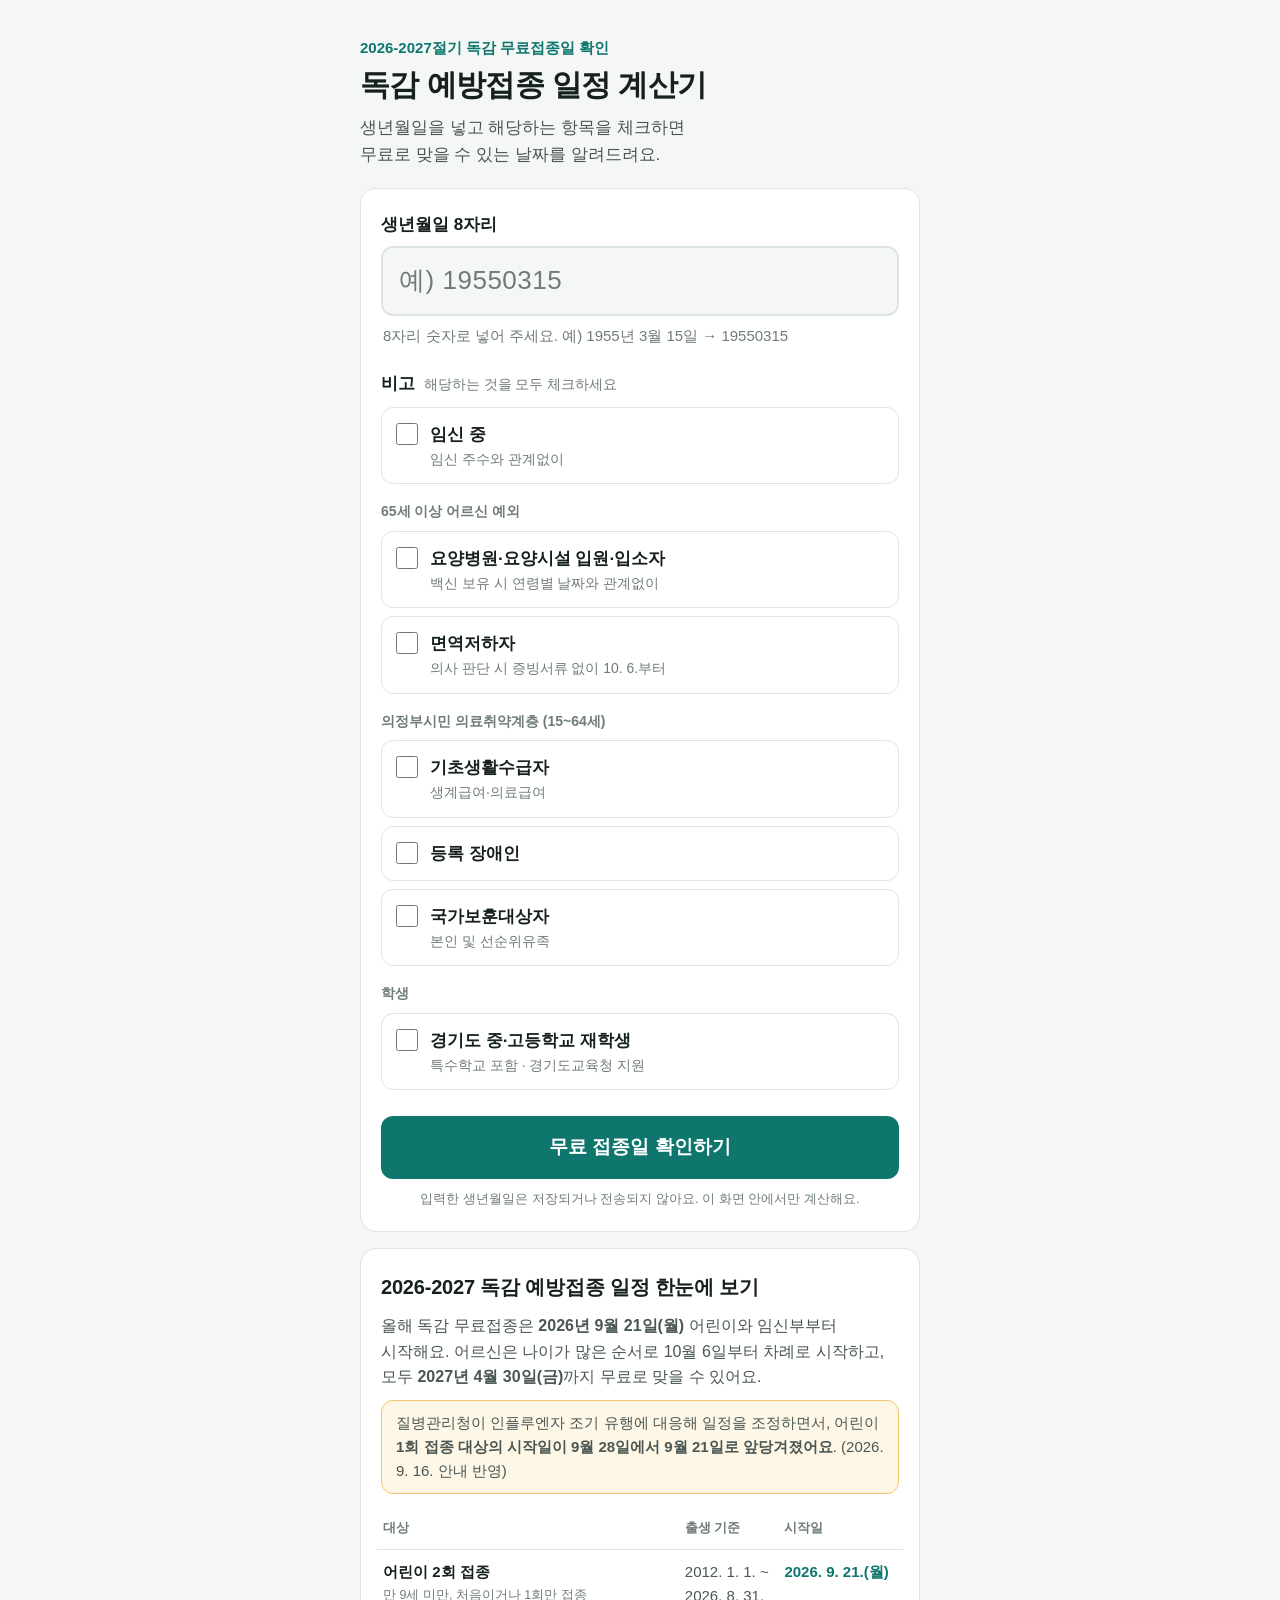
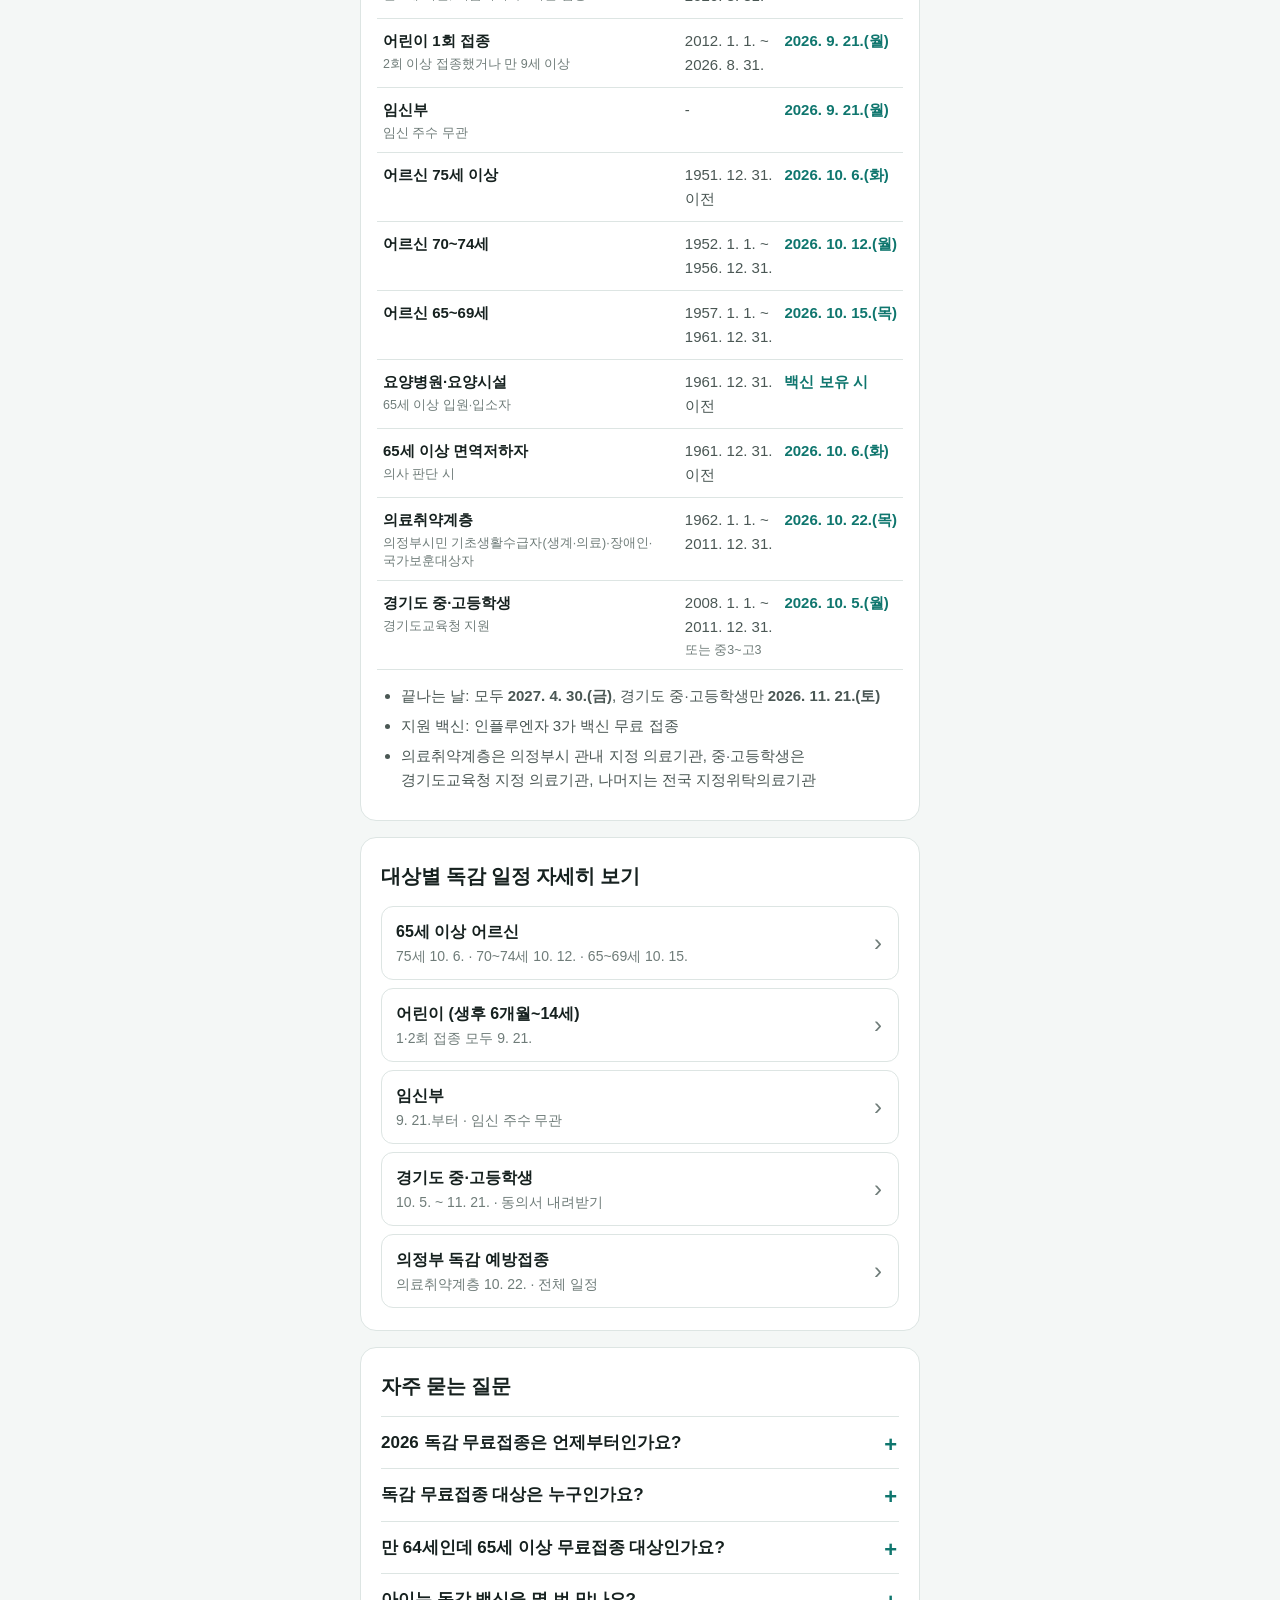
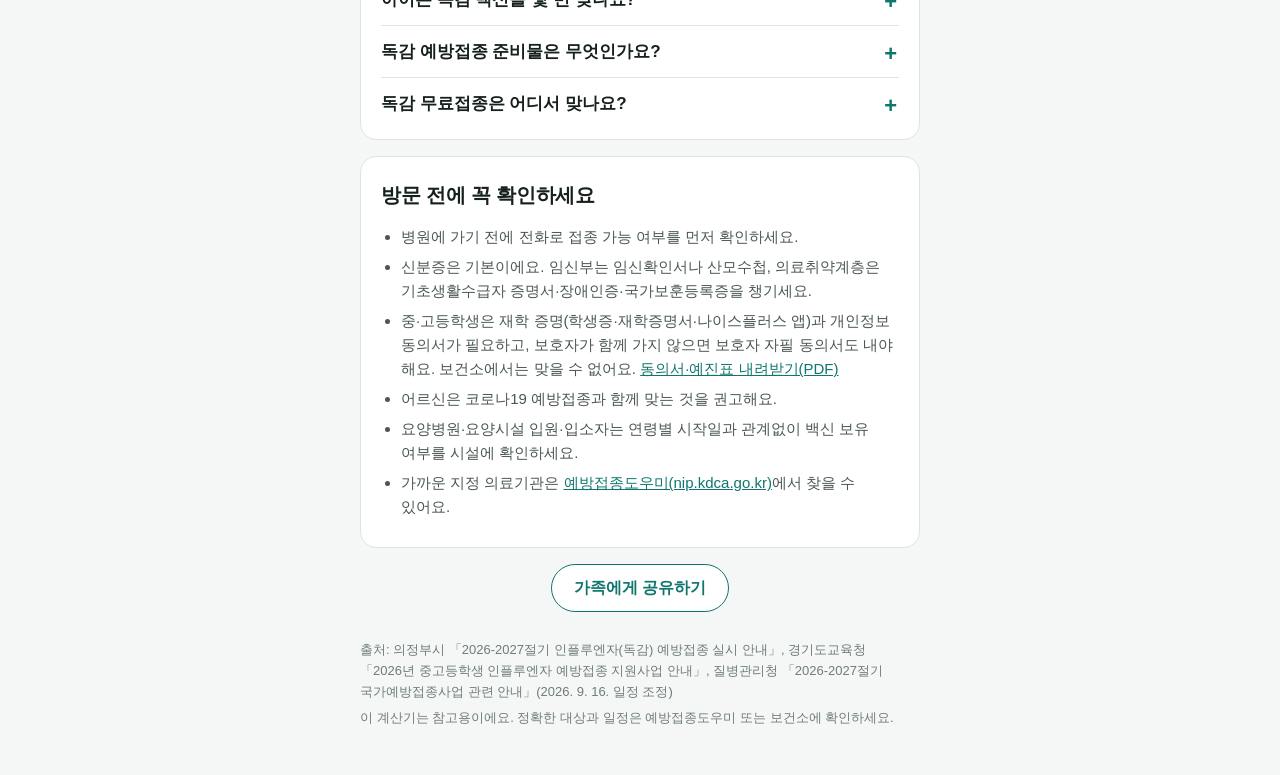
<file: docs/index.html>
<!doctype html>
<html lang="ko">
<head>
<meta charset="utf-8">
<meta name="viewport" content="width=device-width, initial-scale=1">
<title>독감 예방접종 일정 계산기 | 2026 독감 무료접종 날짜·대상 확인</title>
<meta name="description" content="생년월일만 넣으면 2026-2027절기 독감 무료 예방접종 일정과 내 접종 가능일을 알려드려요. 어린이·임신부 9월 21일, 75세 이상 10월 6일, 70~74세 10월 12일, 65~69세 10월 15일. 요양병원·요양시설과 65세 이상 면역저하자 예외도 확인하세요.">
<meta name="keywords" content="독감 일정 계산기, 독감 예방접종 일정, 독감 일정, 독감 무료접종, 2026 독감 무료접종, 독감 예방접종 시기, 독감 무료접종 대상, 65세 이상 독감 무료접종, 어린이 독감 2회 접종, 임신부 독감 접종, 중고등학생 독감 무료접종, 의정부 독감 예방접종">
<meta name="naver-site-verification" content="85b90dc690c4726913fdbcb3d79dfeb7c93e7a57" />
<link rel="canonical" href="https://flu.hnlab.kr/">
<meta property="og:type" content="website">
<meta property="og:url" content="https://flu.hnlab.kr/">
<meta property="og:site_name" content="hnlab">
<meta property="og:title" content="독감 예방접종 일정 계산기 | 2026-2027절기 무료접종 날짜">
<meta property="og:description" content="생년월일만 넣으면 내 무료 접종 시작일을 바로 알려드려요. 어린이·임신부·어르신·의료취약계층·중고등학생">
<meta property="og:image" content="https://flu.hnlab.kr/og.png">
<meta property="og:image:width" content="1200">
<meta property="og:image:height" content="630">
<meta property="og:locale" content="ko_KR">
<meta name="twitter:card" content="summary_large_image">
<meta name="theme-color" content="#0f766e">
<link rel="icon" href="data:image/svg+xml,<svg xmlns='http://www.w3.org/2000/svg' viewBox='0 0 100 100'><text y='.9em' font-size='88'>💉</text></svg>">
<link rel="stylesheet" href="style.css">
<script type="application/ld+json">
{"@context":"https://schema.org","@type":"WebApplication","name":"독감 예방접종 일정 계산기","alternateName":"독감 무료접종일 계산기","url":"https://flu.hnlab.kr/","applicationCategory":"HealthApplication","operatingSystem":"All","inLanguage":"ko","description":"생년월일로 2026-2027절기 독감 무료 예방접종 일정과 접종 가능일을 계산합니다.","dateModified":"2026-09-16","offers":{"@type":"Offer","price":"0","priceCurrency":"KRW"}}
</script>
<script type="application/ld+json">
{"@context":"https://schema.org","@type":"FAQPage","mainEntity":[
{"@type":"Question","name":"2026 독감 무료접종은 언제부터인가요?","acceptedAnswer":{"@type":"Answer","text":"2026년 9월 21일(월) 어린이와 임신부부터 시작해요. 75세 이상은 10월 6일, 70~74세는 10월 12일, 65~69세는 10월 15일부터예요. 요양병원·요양시설 입원·입소자는 백신 보유 시 연령별 날짜와 관계없이 접종할 수 있고, 65세 이상 면역저하자는 의사 판단에 따라 증빙서류 없이 10월 6일부터 접종할 수 있어요."}},
{"@type":"Question","name":"독감 무료접종 대상은 누구인가요?","acceptedAnswer":{"@type":"Answer","text":"어린이(생후 6개월~14세, 2012.1.1.~2026.8.31. 출생), 임신부, 65세 이상 어르신(1961.12.31. 이전 출생), 의정부시민 의료취약계층(15~64세 기초생활수급자·장애인·국가보훈대상자), 경기도 중고등학생(경기도교육청 지원)이에요."}},
{"@type":"Question","name":"독감 예방접종 준비물은 무엇인가요?","acceptedAnswer":{"@type":"Answer","text":"신분증은 기본이에요. 임신부는 임신확인서나 산모수첩, 의료취약계층은 기초생활수급자 증명서·장애인증·국가보훈등록증, 중고등학생은 재학 증명과 개인정보 동의서가 필요해요."}},
{"@type":"Question","name":"독감 무료접종은 어디서 맞나요?","acceptedAnswer":{"@type":"Answer","text":"전국 지정위탁의료기관에서 맞을 수 있어요. 의정부시 의료취약계층은 의정부시 관내 지정 의료기관, 경기도 중고등학생은 경기도교육청 지정 의료기관에서만 돼요. 가까운 기관은 예방접종도우미(nip.kdca.go.kr)에서 찾을 수 있어요."}}
]}
</script>
</head>
<body>
<header class="top">
  <p class="eyebrow">2026-2027절기 독감 무료접종일 확인</p>
  <h1>독감 예방접종 일정 계산기</h1>
  <p class="lead">생년월일을 넣고 해당하는 항목을 체크하면<br>무료로 맞을 수 있는 날짜를 알려드려요.</p>
</header>

<main>
  <form id="calc" class="card" onsubmit="return false" novalidate>
    <label class="field-label" for="birth">생년월일 8자리</label>
    <input id="birth" type="text" inputmode="numeric" autocomplete="bday" maxlength="12" placeholder="예) 19550315" aria-describedby="birthInfo">
    <p id="birthInfo" class="birth-info" aria-live="polite"></p>

    <fieldset id="historyBox" class="opts" hidden>
      <legend>아이가 지금까지 독감 백신을 몇 번 맞았나요?</legend>
      <p class="legend-sub">만 9세 미만은 접종 이력에 따라 1회 또는 2회 맞아요.</p>
      <label class="opt"><input type="radio" name="history" value="first"><span>처음이에요 / 1회만 맞았어요</span></label>
      <label class="opt"><input type="radio" name="history" value="twoplus"><span>2회 이상 맞았어요</span></label>
      <label class="opt"><input type="radio" name="history" value="unknown"><span>잘 모르겠어요</span></label>
    </fieldset>

    <fieldset class="opts">
      <legend>비고 <small>해당하는 것을 모두 체크하세요</small></legend>
      <label class="opt"><input type="checkbox" id="pregnant"><span>임신 중<small>임신 주수와 관계없이</small></span></label>
      <p class="group-label">65세 이상 어르신 예외</p>
      <label class="opt"><input type="checkbox" id="careFacility"><span>요양병원·요양시설 입원·입소자<small>백신 보유 시 연령별 날짜와 관계없이</small></span></label>
      <label class="opt"><input type="checkbox" id="immunocompromised"><span>면역저하자<small>의사 판단 시 증빙서류 없이 10. 6.부터</small></span></label>
      <p class="group-label">의정부시민 의료취약계층 (15~64세)</p>
      <label class="opt"><input type="checkbox" id="basic"><span>기초생활수급자<small>생계급여·의료급여</small></span></label>
      <label class="opt"><input type="checkbox" id="disabled"><span>등록 장애인</span></label>
      <label class="opt"><input type="checkbox" id="veteran"><span>국가보훈대상자<small>본인 및 선순위유족</small></span></label>
      <p class="group-label">학생</p>
      <label class="opt"><input type="checkbox" id="student"><span>경기도 중·고등학교 재학생<small>특수학교 포함 · 경기도교육청 지원</small></span></label>
    </fieldset>

    <button id="go" type="button" class="go">무료 접종일 확인하기</button>
    <p class="privacy">입력한 생년월일은 저장되거나 전송되지 않아요. 이 화면 안에서만 계산해요.</p>
  </form>

  <section id="result" class="result" hidden aria-live="polite"></section>

  <section class="card">
    <h2>2026-2027 독감 예방접종 일정 한눈에 보기</h2>
    <p class="intro">올해 독감 무료접종은 <strong>2026년 9월 21일(월)</strong> 어린이와 임신부부터 시작해요. 어르신은 나이가 많은 순서로 10월 6일부터 차례로 시작하고, 모두 <strong>2027년 4월 30일(금)</strong>까지 무료로 맞을 수 있어요.</p>
    <p class="intro notice-line">질병관리청이 인플루엔자 조기 유행에 대응해 일정을 조정하면서, 어린이 <strong>1회 접종 대상의 시작일이 9월 28일에서 9월 21일로 앞당겨졌어요</strong>. (2026. 9. 16. 안내 반영)</p>
    <div class="table-wrap">
      <table>
        <thead><tr><th>대상</th><th>출생 기준</th><th>시작일</th></tr></thead>
        <tbody>
          <tr><td>어린이 2회 접종<small>만 9세 미만, 처음이거나 1회만 접종</small></td><td>2012. 1. 1. ~<br>2026. 8. 31.</td><td>2026. 9. 21.(월)</td></tr>
          <tr><td>어린이 1회 접종<small>2회 이상 접종했거나 만 9세 이상</small></td><td>2012. 1. 1. ~<br>2026. 8. 31.</td><td>2026. 9. 21.(월)</td></tr>
          <tr><td>임신부<small>임신 주수 무관</small></td><td>-</td><td>2026. 9. 21.(월)</td></tr>
          <tr><td>어르신 75세 이상</td><td>1951. 12. 31.<br>이전</td><td>2026. 10. 6.(화)</td></tr>
          <tr><td>어르신 70~74세</td><td>1952. 1. 1. ~<br>1956. 12. 31.</td><td>2026. 10. 12.(월)</td></tr>
          <tr><td>어르신 65~69세</td><td>1957. 1. 1. ~<br>1961. 12. 31.</td><td>2026. 10. 15.(목)</td></tr>
          <tr><td>요양병원·요양시설<small>65세 이상 입원·입소자</small></td><td>1961. 12. 31.<br>이전</td><td>백신 보유 시</td></tr>
          <tr><td>65세 이상 면역저하자<small>의사 판단 시</small></td><td>1961. 12. 31.<br>이전</td><td>2026. 10. 6.(화)</td></tr>
          <tr><td>의료취약계층<small>의정부시민 기초생활수급자(생계·의료)·장애인·국가보훈대상자</small></td><td>1962. 1. 1. ~<br>2011. 12. 31.</td><td>2026. 10. 22.(목)</td></tr>
          <tr><td>경기도 중·고등학생<small>경기도교육청 지원</small></td><td>2008. 1. 1. ~<br>2011. 12. 31.<small>또는 중3~고3</small></td><td>2026. 10. 5.(월)</td></tr>
        </tbody>
      </table>
    </div>
    <ul class="table-notes">
      <li>끝나는 날: 모두 <strong>2027. 4. 30.(금)</strong>, 경기도 중·고등학생만 <strong>2026. 11. 21.(토)</strong></li>
      <li>지원 백신: 인플루엔자 3가 백신 무료 접종</li>
      <li>의료취약계층은 의정부시 관내 지정 의료기관, 중·고등학생은 경기도교육청 지정 의료기관, 나머지는 전국 지정위탁의료기관</li>
    </ul>
  </section>

  <nav class="card" aria-labelledby="guidesTitle">
    <h2 id="guidesTitle">대상별 독감 일정 자세히 보기</h2>
    <ul class="guide-links">
      <li><a href="elderly/"><strong>65세 이상 어르신</strong><span>75세 10. 6. · 70~74세 10. 12. · 65~69세 10. 15.</span></a></li>
      <li><a href="children/"><strong>어린이 (생후 6개월~14세)</strong><span>1·2회 접종 모두 9. 21.</span></a></li>
      <li><a href="pregnant/"><strong>임신부</strong><span>9. 21.부터 · 임신 주수 무관</span></a></li>
      <li><a href="student/"><strong>경기도 중·고등학생</strong><span>10. 5. ~ 11. 21. · 동의서 내려받기</span></a></li>
      <li><a href="uijeongbu/"><strong>의정부 독감 예방접종</strong><span>의료취약계층 10. 22. · 전체 일정</span></a></li>
    </ul>
  </nav>

  <section class="card faq">
    <h2>자주 묻는 질문</h2>
    <details>
      <summary>2026 독감 무료접종은 언제부터인가요?</summary>
      <p>2026년 9월 21일(월) 어린이와 임신부부터 시작해요. 75세 이상은 10월 6일, 70~74세는 10월 12일, 65~69세는 10월 15일부터예요. 요양병원·요양시설 입원·입소자는 백신 보유 시 연령별 날짜와 관계없이, 65세 이상 면역저하자는 의사 판단에 따라 증빙서류 없이 10월 6일부터 접종할 수 있어요.</p>
    </details>
    <details>
      <summary>독감 무료접종 대상은 누구인가요?</summary>
      <p>어린이(생후 6개월~14세, 2012. 1. 1. ~ 2026. 8. 31. 출생), 임신부, 65세 이상 어르신(1961. 12. 31. 이전 출생), 의정부시민 의료취약계층(15~64세 기초생활수급자·장애인·국가보훈대상자), 경기도 중·고등학생(경기도교육청 지원)이에요.</p>
    </details>
    <details>
      <summary>만 64세인데 65세 이상 무료접종 대상인가요?</summary>
      <p>만 나이가 아니라 태어난 해 기준이에요. 1961년 12월 31일 이전에 태어났다면 올해 생일이 안 지났어도 대상이고, 1957~1961년생은 10월 15일(목)부터 맞을 수 있어요.</p>
    </details>
    <details>
      <summary>아이는 독감 백신을 몇 번 맞나요?</summary>
      <p>만 9세 미만이면서 처음 맞거나 지금까지 1회만 맞았다면 4주 간격으로 2회, 그 밖의 어린이는 1회 맞아요. 두 대상 모두 9월 21일부터예요.</p>
    </details>
    <details>
      <summary>독감 예방접종 준비물은 무엇인가요?</summary>
      <p>신분증은 기본이에요. 임신부는 임신확인서나 산모수첩, 의료취약계층은 기초생활수급자 증명서·장애인증·국가보훈등록증, 중·고등학생은 재학 증명과 개인정보 동의서가 필요해요.</p>
    </details>
    <details>
      <summary>독감 무료접종은 어디서 맞나요?</summary>
      <p>전국 지정위탁의료기관에서 맞을 수 있어요. 의정부시 의료취약계층은 의정부시 관내 지정 의료기관, 경기도 중·고등학생은 경기도교육청 지정 의료기관에서만 돼요. 가까운 기관은 예방접종도우미(nip.kdca.go.kr)에서 찾을 수 있어요.</p>
    </details>
  </section>

  <section class="card">
    <h2>방문 전에 꼭 확인하세요</h2>
    <ul class="check">
      <li>병원에 가기 전에 전화로 접종 가능 여부를 먼저 확인하세요.</li>
      <li>신분증은 기본이에요. 임신부는 임신확인서나 산모수첩, 의료취약계층은 기초생활수급자 증명서·장애인증·국가보훈등록증을 챙기세요.</li>
      <li>중·고등학생은 재학 증명(학생증·재학증명서·나이스플러스 앱)과 개인정보 동의서가 필요하고, 보호자가 함께 가지 않으면 보호자 자필 동의서도 내야 해요. 보건소에서는 맞을 수 없어요. <a href="https://haneulfm.co.kr/downloads/flu-consent-secondary-student.pdf" target="_blank" rel="noopener">동의서·예진표 내려받기(PDF)</a></li>
      <li>어르신은 코로나19 예방접종과 함께 맞는 것을 권고해요.</li>
      <li>요양병원·요양시설 입원·입소자는 연령별 시작일과 관계없이 백신 보유 여부를 시설에 확인하세요.</li>
      <li>가까운 지정 의료기관은 <a href="https://nip.kdca.go.kr" target="_blank" rel="noopener">예방접종도우미(nip.kdca.go.kr)</a>에서 찾을 수 있어요.</li>
    </ul>
  </section>

  <div class="share-row"><button id="share" type="button" class="share">가족에게 공유하기</button></div>
</main>

<footer class="foot">
  <p>출처: 의정부시 「2026-2027절기 인플루엔자(독감) 예방접종 실시 안내」, 경기도교육청 「2026년 중고등학생 인플루엔자 예방접종 지원사업 안내」, 질병관리청 「2026-2027절기 국가예방접종사업 관련 안내」(2026. 9. 16. 일정 조정)</p>
  <p>이 계산기는 참고용이에요. 정확한 대상과 일정은 예방접종도우미 또는 보건소에 확인하세요.</p>
</footer>

<div id="shareModal" class="modal" hidden role="dialog" aria-modal="true" aria-labelledby="shareTitle">
  <div class="modal-box">
    <button id="shareClose" type="button" class="modal-close" aria-label="닫기">×</button>
    <p id="shareTitle" class="modal-title">결과 이미지</p>
    <div class="modal-img"><img id="sharePreview" alt="독감 무료접종일 결과 이미지"></div>
    <div class="modal-actions">
      <button id="shareKakao" type="button" class="kakao-btn">카카오톡으로 보내기</button>
      <button id="shareSave" type="button" class="share">이미지 저장</button>
    </div>
    <p id="shareMsg" class="modal-msg" aria-live="polite"></p>
  </div>
</div>

<script src="app.js"></script>
</body>
</html>
</file>
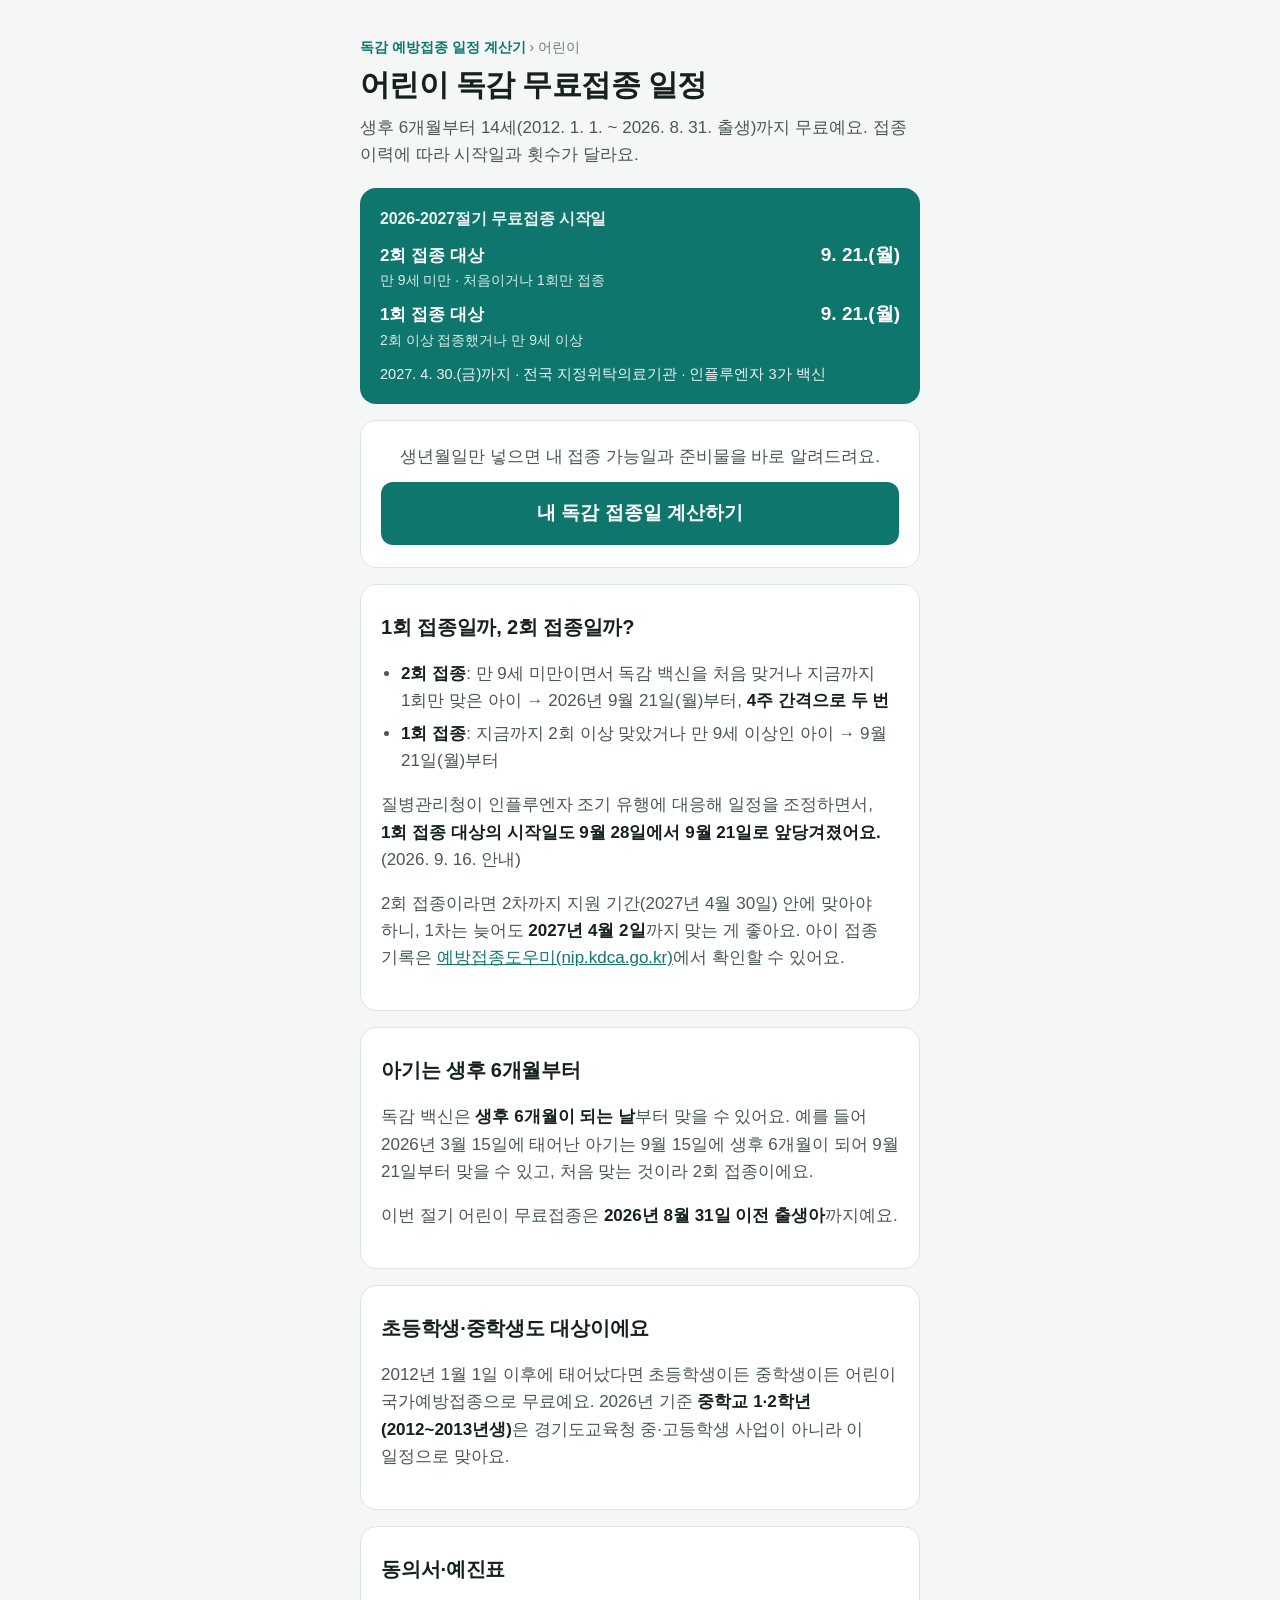
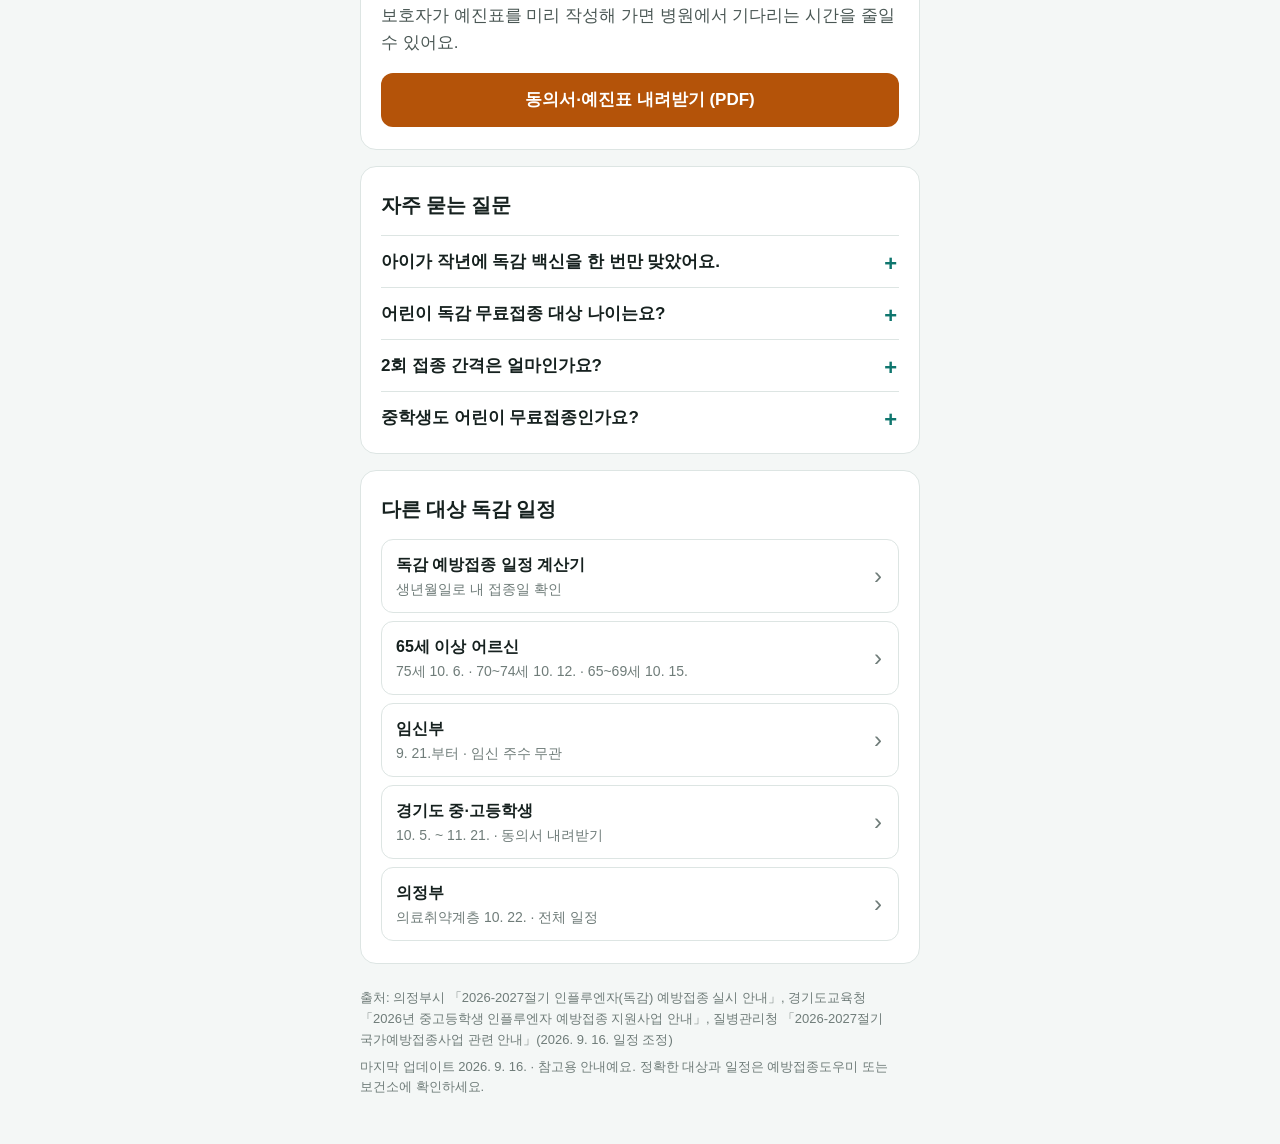
<file: docs/children/index.html>
<!doctype html>
<html lang="ko">
<head>
<meta charset="utf-8">
<meta name="viewport" content="width=device-width, initial-scale=1">
<title>2026 어린이 독감 무료접종 일정 | 1·2회 모두 9월 21일</title>
<meta name="description" content="2026-2027절기 어린이 독감 무료 예방접종(생후 6개월~14세, 2012.1.1.~2026.8.31. 출생). 2회 접종 대상과 1회 접종 대상 모두 9월 21일부터. 2027년 4월 30일까지 전국 지정 의료기관.">
<meta name="keywords" content="어린이 독감 무료접종, 어린이 독감 예방접종 일정, 어린이 독감 2회 접종, 2026 어린이 독감, 소아 독감 무료접종, 영유아 독감 접종 시기, 초등학생 독감 무료접종, 중학생 독감 무료접종">
<link rel="canonical" href="https://flu.hnlab.kr/children/">
<meta property="og:type" content="article">
<meta property="og:url" content="https://flu.hnlab.kr/children/">
<meta property="og:site_name" content="hnlab">
<meta property="og:title" content="2026 어린이 독감 무료접종 일정 | 1·2회 모두 9월 21일">
<meta property="og:description" content="2026-2027절기 어린이 독감 무료 예방접종(생후 6개월~14세, 2012.1.1.~2026.8.31. 출생). 2회 접종 대상과 1회 접종 대상 모두 9월 21일부터. 2027년 4월 30일까지 전국 지정 의료기관.">
<meta property="og:image" content="https://flu.hnlab.kr/og.png">
<meta property="og:image:width" content="1200">
<meta property="og:image:height" content="630">
<meta property="og:locale" content="ko_KR">
<meta property="article:modified_time" content="2026-09-16">
<meta name="twitter:card" content="summary_large_image">
<meta name="theme-color" content="#0f766e">
<link rel="icon" href="data:image/svg+xml,<svg xmlns='http://www.w3.org/2000/svg' viewBox='0 0 100 100'><text y='.9em' font-size='88'>💉</text></svg>">
<link rel="stylesheet" href="../style.css">
<script type="application/ld+json">{"@context":"https://schema.org","@graph":[{"@type":"Article","headline":"어린이 독감 무료접종 일정","description":"2026-2027절기 어린이 독감 무료 예방접종(생후 6개월~14세, 2012.1.1.~2026.8.31. 출생). 2회 접종 대상과 1회 접종 대상 모두 9월 21일부터. 2027년 4월 30일까지 전국 지정 의료기관.","inLanguage":"ko","datePublished":"2026-09-16","dateModified":"2026-09-16","mainEntityOfPage":"https://flu.hnlab.kr/children/","image":"https://flu.hnlab.kr/og.png","author":{"@type":"Organization","name":"hnlab","url":"https://flu.hnlab.kr/"},"publisher":{"@type":"Organization","name":"hnlab","url":"https://flu.hnlab.kr/"}},{"@type":"BreadcrumbList","itemListElement":[{"@type":"ListItem","position":1,"name":"독감 예방접종 일정 계산기","item":"https://flu.hnlab.kr/"},{"@type":"ListItem","position":2,"name":"어린이","item":"https://flu.hnlab.kr/children/"}]},{"@type":"FAQPage","mainEntity":[{"@type":"Question","name":"아이가 작년에 독감 백신을 한 번만 맞았어요.","acceptedAnswer":{"@type":"Answer","text":"만 9세 미만이고 지금까지 1회만 맞았다면 올해는 4주 간격으로 2회 맞아요. 2026년 9월 21일(월)부터 시작할 수 있어요."}},{"@type":"Question","name":"어린이 독감 무료접종 대상 나이는요?","acceptedAnswer":{"@type":"Answer","text":"생후 6개월~14세, 2012년 1월 1일부터 2026년 8월 31일 사이에 태어난 어린이예요."}},{"@type":"Question","name":"2회 접종 간격은 얼마인가요?","acceptedAnswer":{"@type":"Answer","text":"1차와 2차는 4주 간격으로 맞아요. 지원 기간 안에 끝내려면 1차를 2027년 4월 2일까지 맞으세요."}},{"@type":"Question","name":"중학생도 어린이 무료접종인가요?","acceptedAnswer":{"@type":"Answer","text":"2012년 이후에 태어난 중학생(2026년 기준 중1·중2)은 어린이 국가예방접종 대상이라 9월 21일부터 1회 맞아요."}}]}]}</script>
</head>
<body>
<header class="top">
  <p class="crumb"><a href="../">독감 예방접종 일정 계산기</a> › 어린이</p>
  <h1>어린이 독감 무료접종 일정</h1>
  <p class="lead">생후 6개월부터 14세(2012. 1. 1. ~ 2026. 8. 31. 출생)까지 무료예요. 접종 이력에 따라 시작일과 횟수가 달라요.</p>
</header>

<main>
  <section class="keybox" aria-label="2026-2027절기 무료접종 시작일">
    <h2>2026-2027절기 무료접종 시작일</h2>
    <dl>
      <dt>2회 접종 대상<small>만 9세 미만 · 처음이거나 1회만 접종</small></dt><dd>9. 21.(월)</dd>
      <dt>1회 접종 대상<small>2회 이상 접종했거나 만 9세 이상</small></dt><dd>9. 21.(월)</dd>
    </dl>
    <p>2027. 4. 30.(금)까지 · 전국 지정위탁의료기관 · 인플루엔자 3가 백신</p>
  </section>

  <section class="card cta-box">
    <p>생년월일만 넣으면 내 접종 가능일과 준비물을 바로 알려드려요.</p>
    <a class="go" href="../">내 독감 접종일 계산하기</a>
  </section>

  <section class="card guide-body">
    <h2>1회 접종일까, 2회 접종일까?</h2>
        <ul>
          <li><strong>2회 접종</strong>: 만 9세 미만이면서 독감 백신을 처음 맞거나 지금까지 1회만 맞은 아이 → 2026년 9월 21일(월)부터, <strong>4주 간격으로 두 번</strong></li>
          <li><strong>1회 접종</strong>: 지금까지 2회 이상 맞았거나 만 9세 이상인 아이 → 9월 21일(월)부터</li>
        </ul>
        <p>질병관리청이 인플루엔자 조기 유행에 대응해 일정을 조정하면서, <strong>1회 접종 대상의 시작일도 9월 28일에서 9월 21일로 앞당겨졌어요.</strong> (2026. 9. 16. 안내)</p>
        <p>2회 접종이라면 2차까지 지원 기간(2027년 4월 30일) 안에 맞아야 하니, 1차는 늦어도 <strong>2027년 4월 2일</strong>까지 맞는 게 좋아요. 아이 접종 기록은 <a href="https://nip.kdca.go.kr" target="_blank" rel="noopener">예방접종도우미(nip.kdca.go.kr)</a>에서 확인할 수 있어요.</p>
  </section>

  <section class="card guide-body">
    <h2>아기는 생후 6개월부터</h2>
        <p>독감 백신은 <strong>생후 6개월이 되는 날</strong>부터 맞을 수 있어요. 예를 들어 2026년 3월 15일에 태어난 아기는 9월 15일에 생후 6개월이 되어 9월 21일부터 맞을 수 있고, 처음 맞는 것이라 2회 접종이에요.</p>
        <p>이번 절기 어린이 무료접종은 <strong>2026년 8월 31일 이전 출생아</strong>까지예요.</p>
  </section>

  <section class="card guide-body">
    <h2>초등학생·중학생도 대상이에요</h2>
        <p>2012년 1월 1일 이후에 태어났다면 초등학생이든 중학생이든 어린이 국가예방접종으로 무료예요. 2026년 기준 <strong>중학교 1·2학년(2012~2013년생)</strong>은 경기도교육청 중·고등학생 사업이 아니라 이 일정으로 맞아요.</p>
  </section>

  <section class="card guide-body">
    <h2>동의서·예진표</h2>
        <p>보호자가 예진표를 미리 작성해 가면 병원에서 기다리는 시간을 줄일 수 있어요.</p><a class="dl-btn" href="https://haneulfm.co.kr/downloads/flu-consent-secondary-student.pdf" target="_blank" rel="noopener">동의서·예진표 내려받기 (PDF)</a>
  </section>

  <section class="card faq">
    <h2>자주 묻는 질문</h2>
    <details>
      <summary>아이가 작년에 독감 백신을 한 번만 맞았어요.</summary>
      <p>만 9세 미만이고 지금까지 1회만 맞았다면 올해는 4주 간격으로 2회 맞아요. 2026년 9월 21일(월)부터 시작할 수 있어요.</p>
    </details>
    <details>
      <summary>어린이 독감 무료접종 대상 나이는요?</summary>
      <p>생후 6개월~14세, 2012년 1월 1일부터 2026년 8월 31일 사이에 태어난 어린이예요.</p>
    </details>
    <details>
      <summary>2회 접종 간격은 얼마인가요?</summary>
      <p>1차와 2차는 4주 간격으로 맞아요. 지원 기간 안에 끝내려면 1차를 2027년 4월 2일까지 맞으세요.</p>
    </details>
    <details>
      <summary>중학생도 어린이 무료접종인가요?</summary>
      <p>2012년 이후에 태어난 중학생(2026년 기준 중1·중2)은 어린이 국가예방접종 대상이라 9월 21일부터 1회 맞아요.</p>
    </details>
  </section>

  <nav class="card" aria-label="다른 대상 독감 일정">
    <h2>다른 대상 독감 일정</h2>
    <ul class="guide-links">
      <li><a href="../"><strong>독감 예방접종 일정 계산기</strong><span>생년월일로 내 접종일 확인</span></a></li>
      <li><a href="../elderly/"><strong>65세 이상 어르신</strong><span>75세 10. 6. · 70~74세 10. 12. · 65~69세 10. 15.</span></a></li>
      <li><a href="../pregnant/"><strong>임신부</strong><span>9. 21.부터 · 임신 주수 무관</span></a></li>
      <li><a href="../student/"><strong>경기도 중·고등학생</strong><span>10. 5. ~ 11. 21. · 동의서 내려받기</span></a></li>
      <li><a href="../uijeongbu/"><strong>의정부</strong><span>의료취약계층 10. 22. · 전체 일정</span></a></li>
    </ul>
  </nav>
</main>

<footer class="foot">
  <p>출처: 의정부시 「2026-2027절기 인플루엔자(독감) 예방접종 실시 안내」, 경기도교육청 「2026년 중고등학생 인플루엔자 예방접종 지원사업 안내」, 질병관리청 「2026-2027절기 국가예방접종사업 관련 안내」(2026. 9. 16. 일정 조정)</p>
  <p>마지막 업데이트 2026. 9. 16. · 참고용 안내예요. 정확한 대상과 일정은 예방접종도우미 또는 보건소에 확인하세요.</p>
</footer>
</body>
</html>
</file>
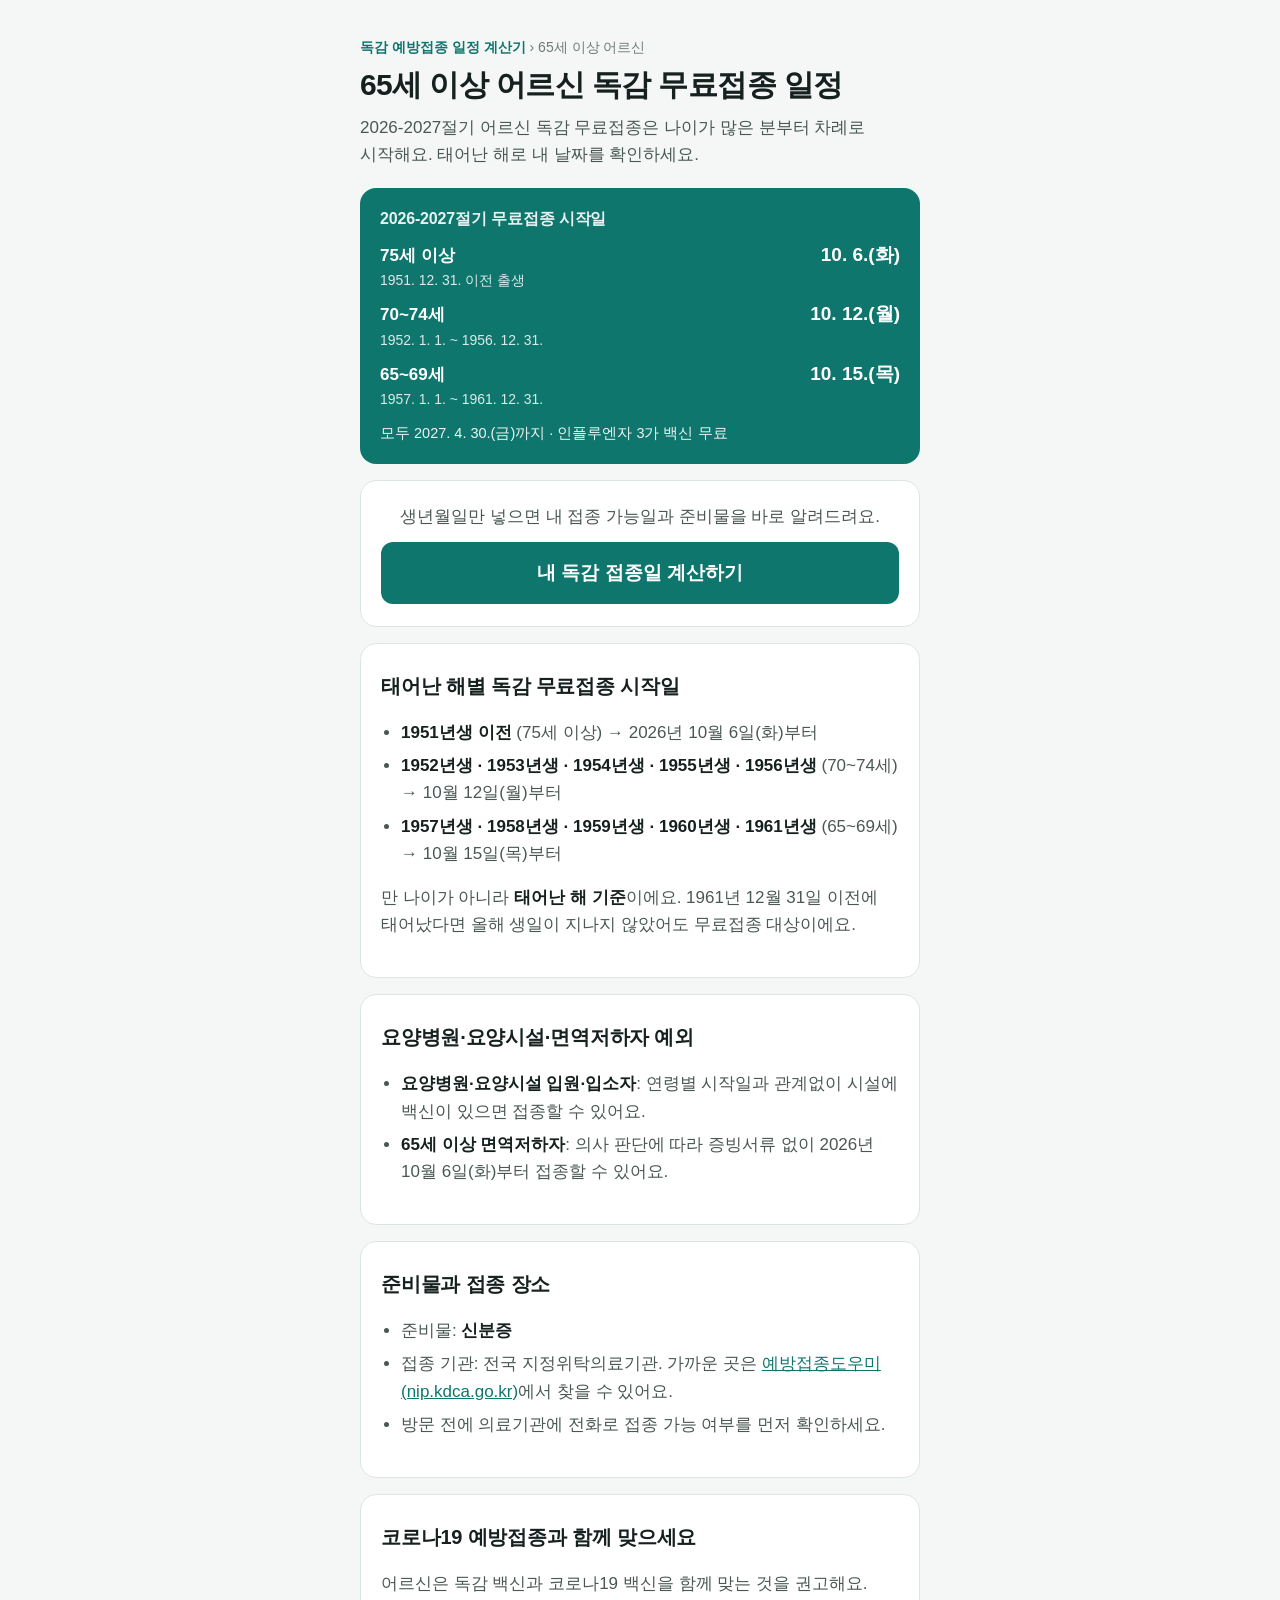
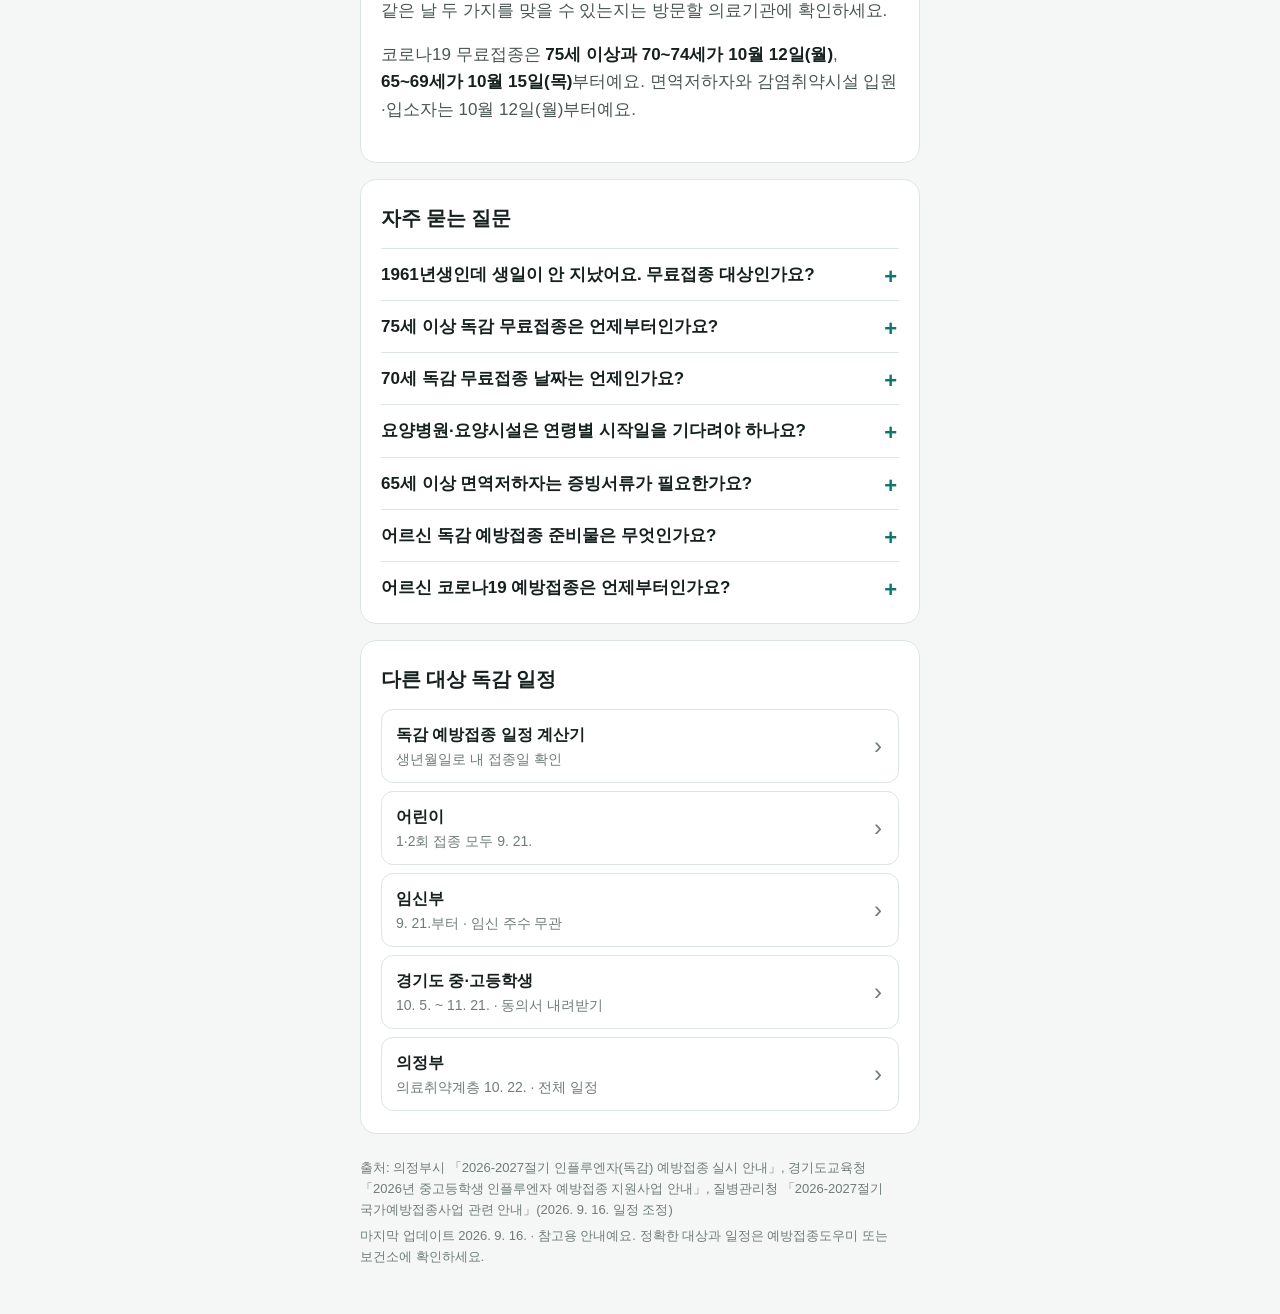
<file: docs/elderly/index.html>
<!doctype html>
<html lang="ko">
<head>
<meta charset="utf-8">
<meta name="viewport" content="width=device-width, initial-scale=1">
<title>2026 어르신 독감 무료접종 일정 | 65세 이상 날짜·준비물</title>
<meta name="description" content="2026-2027절기 65세 이상 어르신 독감 무료 예방접종 일정. 75세 이상 10월 6일, 70~74세 10월 12일, 65~69세 10월 15일부터. 요양병원·요양시설은 백신 보유 시 연령별 날짜와 관계없이, 65세 이상 면역저하자는 의사 판단에 따라 10월 6일부터 접종 가능.">
<meta name="keywords" content="65세 이상 독감 무료접종, 어르신 독감 무료접종 일정, 2026 어르신 독감, 75세 독감 무료접종, 70세 독감 무료접종, 65세 독감 무료접종 날짜, 노인 독감 예방접종, 독감 코로나 동시접종">
<link rel="canonical" href="https://flu.hnlab.kr/elderly/">
<meta property="og:type" content="article">
<meta property="og:url" content="https://flu.hnlab.kr/elderly/">
<meta property="og:site_name" content="hnlab">
<meta property="og:title" content="2026 어르신 독감 무료접종 일정 | 65세 이상 날짜·준비물">
<meta property="og:description" content="2026-2027절기 65세 이상 어르신 독감 무료 예방접종 일정. 75세 이상 10월 6일, 70~74세 10월 12일, 65~69세 10월 15일부터. 요양병원·요양시설은 백신 보유 시 연령별 날짜와 관계없이, 65세 이상 면역저하자는 의사 판단에 따라 10월 6일부터 접종 가능.">
<meta property="og:image" content="https://flu.hnlab.kr/og.png">
<meta property="og:image:width" content="1200">
<meta property="og:image:height" content="630">
<meta property="og:locale" content="ko_KR">
<meta property="article:modified_time" content="2026-09-16">
<meta name="twitter:card" content="summary_large_image">
<meta name="theme-color" content="#0f766e">
<link rel="icon" href="data:image/svg+xml,<svg xmlns='http://www.w3.org/2000/svg' viewBox='0 0 100 100'><text y='.9em' font-size='88'>💉</text></svg>">
<link rel="stylesheet" href="../style.css">
<script type="application/ld+json">{"@context":"https://schema.org","@graph":[{"@type":"Article","headline":"65세 이상 어르신 독감 무료접종 일정","description":"2026-2027절기 65세 이상 어르신 독감 무료 예방접종 일정. 75세 이상 10월 6일, 70~74세 10월 12일, 65~69세 10월 15일부터. 요양병원·요양시설은 백신 보유 시 연령별 날짜와 관계없이, 65세 이상 면역저하자는 의사 판단에 따라 10월 6일부터 접종 가능.","inLanguage":"ko","datePublished":"2026-09-16","dateModified":"2026-09-16","mainEntityOfPage":"https://flu.hnlab.kr/elderly/","image":"https://flu.hnlab.kr/og.png","author":{"@type":"Organization","name":"hnlab","url":"https://flu.hnlab.kr/"},"publisher":{"@type":"Organization","name":"hnlab","url":"https://flu.hnlab.kr/"}},{"@type":"BreadcrumbList","itemListElement":[{"@type":"ListItem","position":1,"name":"독감 예방접종 일정 계산기","item":"https://flu.hnlab.kr/"},{"@type":"ListItem","position":2,"name":"65세 이상 어르신","item":"https://flu.hnlab.kr/elderly/"}]},{"@type":"FAQPage","mainEntity":[{"@type":"Question","name":"1961년생인데 생일이 안 지났어요. 무료접종 대상인가요?","acceptedAnswer":{"@type":"Answer","text":"네. 1961년 12월 31일 이전에 태어났다면 생일과 관계없이 대상이에요. 1957~1961년생은 2026년 10월 15일(목)부터 맞을 수 있어요."}},{"@type":"Question","name":"75세 이상 독감 무료접종은 언제부터인가요?","acceptedAnswer":{"@type":"Answer","text":"1951년 12월 31일 이전에 태어난 75세 이상 어르신은 2026년 10월 6일(화)부터 2027년 4월 30일(금)까지 무료로 맞을 수 있어요."}},{"@type":"Question","name":"70세 독감 무료접종 날짜는 언제인가요?","acceptedAnswer":{"@type":"Answer","text":"1952~1956년생(70~74세)은 2026년 10월 12일(월)부터예요."}},{"@type":"Question","name":"요양병원·요양시설은 연령별 시작일을 기다려야 하나요?","acceptedAnswer":{"@type":"Answer","text":"아니요. 65세 이상 입원·입소자는 시설에 백신이 있으면 연령별 시작일과 관계없이 접종할 수 있어요."}},{"@type":"Question","name":"65세 이상 면역저하자는 증빙서류가 필요한가요?","acceptedAnswer":{"@type":"Answer","text":"아니요. 의사가 접종이 필요하다고 판단하면 증빙서류 없이 2026년 10월 6일(화)부터 접종할 수 있어요."}},{"@type":"Question","name":"어르신 독감 예방접종 준비물은 무엇인가요?","acceptedAnswer":{"@type":"Answer","text":"신분증만 챙기면 돼요. 전국 지정위탁의료기관에서 인플루엔자 3가 백신을 무료로 맞을 수 있어요."}},{"@type":"Question","name":"어르신 코로나19 예방접종은 언제부터인가요?","acceptedAnswer":{"@type":"Answer","text":"75세 이상과 70~74세는 2026년 10월 12일(월), 65~69세는 10월 15일(목)부터예요. 독감 백신과 함께 맞는 것을 권고해요."}}]}]}</script>
</head>
<body>
<header class="top">
  <p class="crumb"><a href="../">독감 예방접종 일정 계산기</a> › 65세 이상 어르신</p>
  <h1>65세 이상 어르신 독감 무료접종 일정</h1>
  <p class="lead">2026-2027절기 어르신 독감 무료접종은 나이가 많은 분부터 차례로 시작해요. 태어난 해로 내 날짜를 확인하세요.</p>
</header>

<main>
  <section class="keybox" aria-label="2026-2027절기 무료접종 시작일">
    <h2>2026-2027절기 무료접종 시작일</h2>
    <dl>
      <dt>75세 이상<small>1951. 12. 31. 이전 출생</small></dt><dd>10. 6.(화)</dd>
      <dt>70~74세<small>1952. 1. 1. ~ 1956. 12. 31.</small></dt><dd>10. 12.(월)</dd>
      <dt>65~69세<small>1957. 1. 1. ~ 1961. 12. 31.</small></dt><dd>10. 15.(목)</dd>
    </dl>
    <p>모두 2027. 4. 30.(금)까지 · 인플루엔자 3가 백신 무료</p>
  </section>

  <section class="card cta-box">
    <p>생년월일만 넣으면 내 접종 가능일과 준비물을 바로 알려드려요.</p>
    <a class="go" href="../">내 독감 접종일 계산하기</a>
  </section>

  <section class="card guide-body">
    <h2>태어난 해별 독감 무료접종 시작일</h2>
        <ul>
          <li><strong>1951년생 이전</strong> (75세 이상) → 2026년 10월 6일(화)부터</li>
          <li><strong>1952년생 · 1953년생 · 1954년생 · 1955년생 · 1956년생</strong> (70~74세) → 10월 12일(월)부터</li>
          <li><strong>1957년생 · 1958년생 · 1959년생 · 1960년생 · 1961년생</strong> (65~69세) → 10월 15일(목)부터</li>
        </ul>
        <p>만 나이가 아니라 <strong>태어난 해 기준</strong>이에요. 1961년 12월 31일 이전에 태어났다면 올해 생일이 지나지 않았어도 무료접종 대상이에요.</p>
  </section>

  <section class="card guide-body">
    <h2>요양병원·요양시설·면역저하자 예외</h2>
        <ul>
          <li><strong>요양병원·요양시설 입원·입소자</strong>: 연령별 시작일과 관계없이 시설에 백신이 있으면 접종할 수 있어요.</li>
          <li><strong>65세 이상 면역저하자</strong>: 의사 판단에 따라 증빙서류 없이 2026년 10월 6일(화)부터 접종할 수 있어요.</li>
        </ul>
  </section>

  <section class="card guide-body">
    <h2>준비물과 접종 장소</h2>
        <ul>
          <li>준비물: <strong>신분증</strong></li>
          <li>접종 기관: 전국 지정위탁의료기관. 가까운 곳은 <a href="https://nip.kdca.go.kr" target="_blank" rel="noopener">예방접종도우미(nip.kdca.go.kr)</a>에서 찾을 수 있어요.</li>
          <li>방문 전에 의료기관에 전화로 접종 가능 여부를 먼저 확인하세요.</li>
        </ul>
  </section>

  <section class="card guide-body">
    <h2>코로나19 예방접종과 함께 맞으세요</h2>
        <p>어르신은 독감 백신과 코로나19 백신을 함께 맞는 것을 권고해요. 같은 날 두 가지를 맞을 수 있는지는 방문할 의료기관에 확인하세요.</p>
        <p>코로나19 무료접종은 <strong>75세 이상과 70~74세가 10월 12일(월)</strong>, <strong>65~69세가 10월 15일(목)</strong>부터예요. 면역저하자와 감염취약시설 입원·입소자는 10월 12일(월)부터예요.</p>
  </section>

  <section class="card faq">
    <h2>자주 묻는 질문</h2>
    <details>
      <summary>1961년생인데 생일이 안 지났어요. 무료접종 대상인가요?</summary>
      <p>네. 1961년 12월 31일 이전에 태어났다면 생일과 관계없이 대상이에요. 1957~1961년생은 2026년 10월 15일(목)부터 맞을 수 있어요.</p>
    </details>
    <details>
      <summary>75세 이상 독감 무료접종은 언제부터인가요?</summary>
      <p>1951년 12월 31일 이전에 태어난 75세 이상 어르신은 2026년 10월 6일(화)부터 2027년 4월 30일(금)까지 무료로 맞을 수 있어요.</p>
    </details>
    <details>
      <summary>70세 독감 무료접종 날짜는 언제인가요?</summary>
      <p>1952~1956년생(70~74세)은 2026년 10월 12일(월)부터예요.</p>
    </details>
    <details>
      <summary>요양병원·요양시설은 연령별 시작일을 기다려야 하나요?</summary>
      <p>아니요. 65세 이상 입원·입소자는 시설에 백신이 있으면 연령별 시작일과 관계없이 접종할 수 있어요.</p>
    </details>
    <details>
      <summary>65세 이상 면역저하자는 증빙서류가 필요한가요?</summary>
      <p>아니요. 의사가 접종이 필요하다고 판단하면 증빙서류 없이 2026년 10월 6일(화)부터 접종할 수 있어요.</p>
    </details>
    <details>
      <summary>어르신 독감 예방접종 준비물은 무엇인가요?</summary>
      <p>신분증만 챙기면 돼요. 전국 지정위탁의료기관에서 인플루엔자 3가 백신을 무료로 맞을 수 있어요.</p>
    </details>
    <details>
      <summary>어르신 코로나19 예방접종은 언제부터인가요?</summary>
      <p>75세 이상과 70~74세는 2026년 10월 12일(월), 65~69세는 10월 15일(목)부터예요. 독감 백신과 함께 맞는 것을 권고해요.</p>
    </details>
  </section>

  <nav class="card" aria-label="다른 대상 독감 일정">
    <h2>다른 대상 독감 일정</h2>
    <ul class="guide-links">
      <li><a href="../"><strong>독감 예방접종 일정 계산기</strong><span>생년월일로 내 접종일 확인</span></a></li>
      <li><a href="../children/"><strong>어린이</strong><span>1·2회 접종 모두 9. 21.</span></a></li>
      <li><a href="../pregnant/"><strong>임신부</strong><span>9. 21.부터 · 임신 주수 무관</span></a></li>
      <li><a href="../student/"><strong>경기도 중·고등학생</strong><span>10. 5. ~ 11. 21. · 동의서 내려받기</span></a></li>
      <li><a href="../uijeongbu/"><strong>의정부</strong><span>의료취약계층 10. 22. · 전체 일정</span></a></li>
    </ul>
  </nav>
</main>

<footer class="foot">
  <p>출처: 의정부시 「2026-2027절기 인플루엔자(독감) 예방접종 실시 안내」, 경기도교육청 「2026년 중고등학생 인플루엔자 예방접종 지원사업 안내」, 질병관리청 「2026-2027절기 국가예방접종사업 관련 안내」(2026. 9. 16. 일정 조정)</p>
  <p>마지막 업데이트 2026. 9. 16. · 참고용 안내예요. 정확한 대상과 일정은 예방접종도우미 또는 보건소에 확인하세요.</p>
</footer>
</body>
</html>
</file>
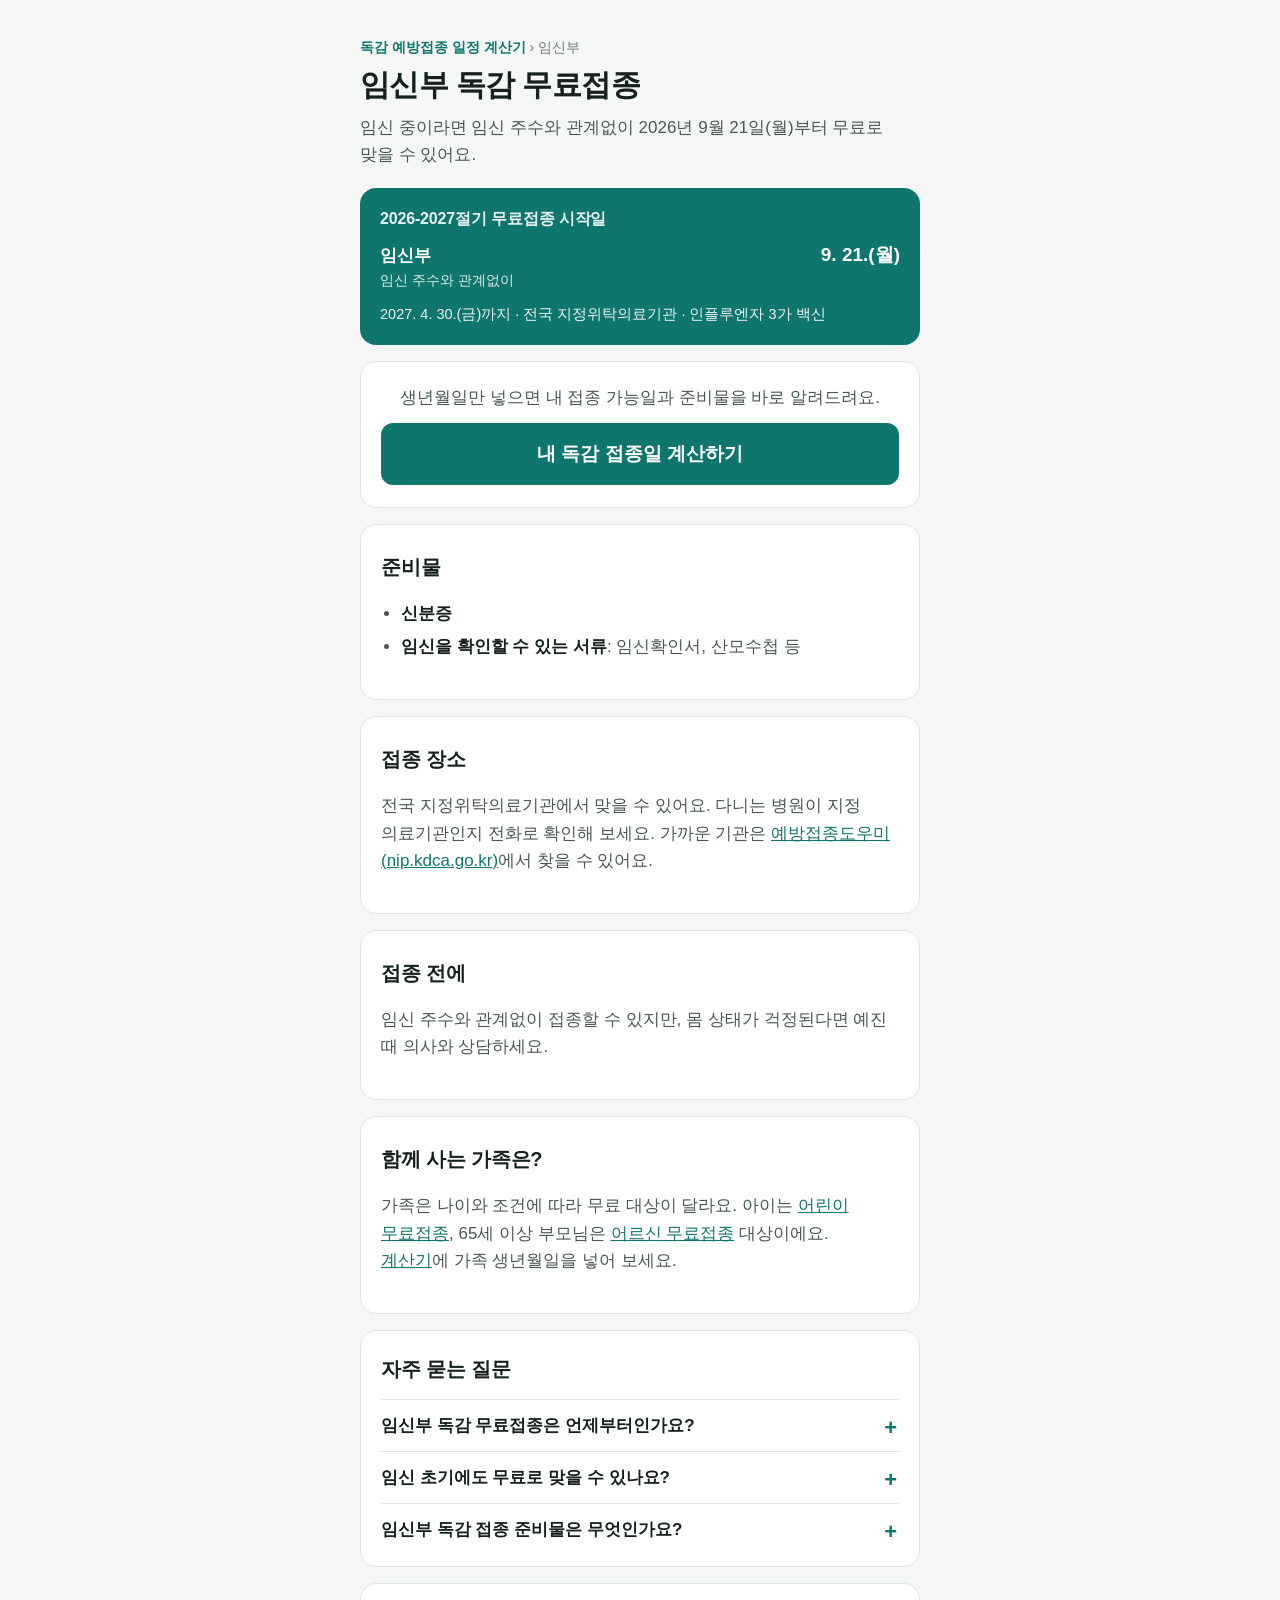
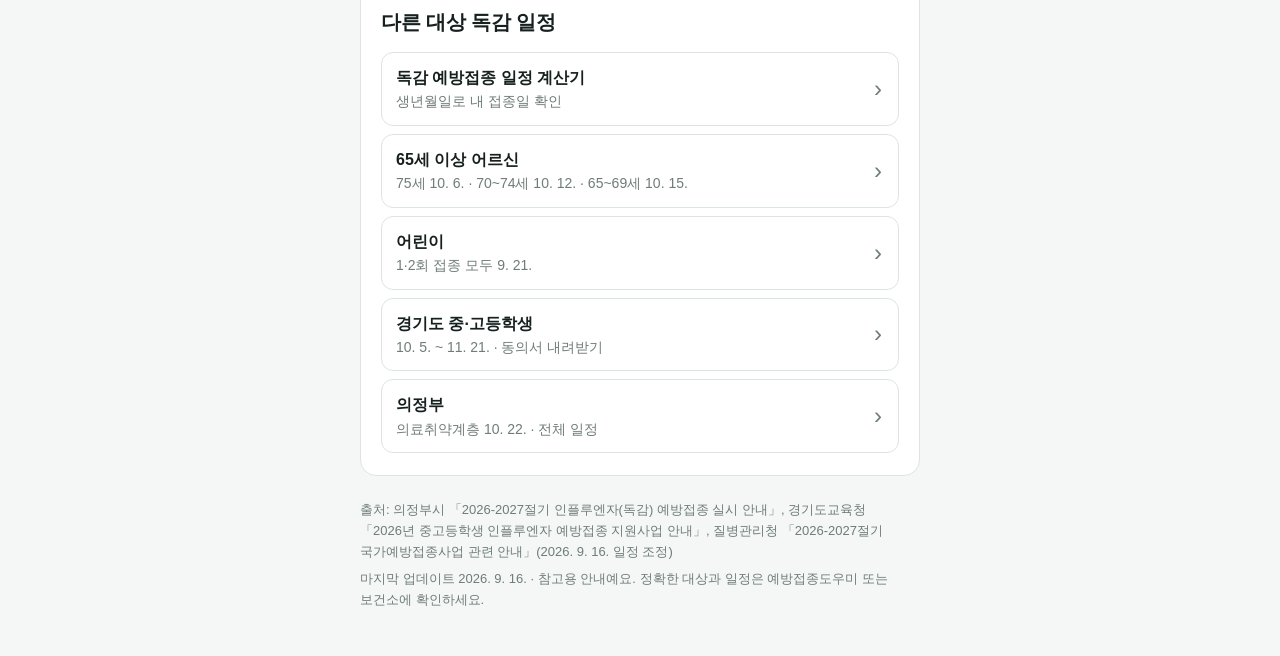
<file: docs/pregnant/index.html>
<!doctype html>
<html lang="ko">
<head>
<meta charset="utf-8">
<meta name="viewport" content="width=device-width, initial-scale=1">
<title>2026 임신부 독감 무료접종 | 9월 21일부터 · 임신 주수 무관</title>
<meta name="description" content="2026-2027절기 임신부 독감 무료 예방접종은 2026년 9월 21일(월)부터 2027년 4월 30일(금)까지. 임신 주수와 관계없이 전국 지정 의료기관에서 신분증과 임신확인서(산모수첩)를 가져가면 무료예요.">
<meta name="keywords" content="임신부 독감 무료접종, 임산부 독감 예방접종, 임신 중 독감 접종, 2026 임신부 독감, 임산부 독감 무료, 임신부 독감 준비물, 임신 초기 독감 접종">
<link rel="canonical" href="https://flu.hnlab.kr/pregnant/">
<meta property="og:type" content="article">
<meta property="og:url" content="https://flu.hnlab.kr/pregnant/">
<meta property="og:site_name" content="hnlab">
<meta property="og:title" content="2026 임신부 독감 무료접종 | 9월 21일부터 · 임신 주수 무관">
<meta property="og:description" content="2026-2027절기 임신부 독감 무료 예방접종은 2026년 9월 21일(월)부터 2027년 4월 30일(금)까지. 임신 주수와 관계없이 전국 지정 의료기관에서 신분증과 임신확인서(산모수첩)를 가져가면 무료예요.">
<meta property="og:image" content="https://flu.hnlab.kr/og.png">
<meta property="og:image:width" content="1200">
<meta property="og:image:height" content="630">
<meta property="og:locale" content="ko_KR">
<meta property="article:modified_time" content="2026-09-16">
<meta name="twitter:card" content="summary_large_image">
<meta name="theme-color" content="#0f766e">
<link rel="icon" href="data:image/svg+xml,<svg xmlns='http://www.w3.org/2000/svg' viewBox='0 0 100 100'><text y='.9em' font-size='88'>💉</text></svg>">
<link rel="stylesheet" href="../style.css">
<script type="application/ld+json">{"@context":"https://schema.org","@graph":[{"@type":"Article","headline":"임신부 독감 무료접종","description":"2026-2027절기 임신부 독감 무료 예방접종은 2026년 9월 21일(월)부터 2027년 4월 30일(금)까지. 임신 주수와 관계없이 전국 지정 의료기관에서 신분증과 임신확인서(산모수첩)를 가져가면 무료예요.","inLanguage":"ko","datePublished":"2026-09-16","dateModified":"2026-09-16","mainEntityOfPage":"https://flu.hnlab.kr/pregnant/","image":"https://flu.hnlab.kr/og.png","author":{"@type":"Organization","name":"hnlab","url":"https://flu.hnlab.kr/"},"publisher":{"@type":"Organization","name":"hnlab","url":"https://flu.hnlab.kr/"}},{"@type":"BreadcrumbList","itemListElement":[{"@type":"ListItem","position":1,"name":"독감 예방접종 일정 계산기","item":"https://flu.hnlab.kr/"},{"@type":"ListItem","position":2,"name":"임신부","item":"https://flu.hnlab.kr/pregnant/"}]},{"@type":"FAQPage","mainEntity":[{"@type":"Question","name":"임신부 독감 무료접종은 언제부터인가요?","acceptedAnswer":{"@type":"Answer","text":"2026년 9월 21일(월)부터 2027년 4월 30일(금)까지 맞을 수 있어요."}},{"@type":"Question","name":"임신 초기에도 무료로 맞을 수 있나요?","acceptedAnswer":{"@type":"Answer","text":"임신 주수와 관계없이 무료접종 대상이에요. 몸 상태는 예진 때 의사와 상담하세요."}},{"@type":"Question","name":"임신부 독감 접종 준비물은 무엇인가요?","acceptedAnswer":{"@type":"Answer","text":"신분증과 임신을 확인할 수 있는 서류(임신확인서, 산모수첩 등)를 챙기세요."}}]}]}</script>
</head>
<body>
<header class="top">
  <p class="crumb"><a href="../">독감 예방접종 일정 계산기</a> › 임신부</p>
  <h1>임신부 독감 무료접종</h1>
  <p class="lead">임신 중이라면 임신 주수와 관계없이 2026년 9월 21일(월)부터 무료로 맞을 수 있어요.</p>
</header>

<main>
  <section class="keybox" aria-label="2026-2027절기 무료접종 시작일">
    <h2>2026-2027절기 무료접종 시작일</h2>
    <dl>
      <dt>임신부<small>임신 주수와 관계없이</small></dt><dd>9. 21.(월)</dd>
    </dl>
    <p>2027. 4. 30.(금)까지 · 전국 지정위탁의료기관 · 인플루엔자 3가 백신</p>
  </section>

  <section class="card cta-box">
    <p>생년월일만 넣으면 내 접종 가능일과 준비물을 바로 알려드려요.</p>
    <a class="go" href="../">내 독감 접종일 계산하기</a>
  </section>

  <section class="card guide-body">
    <h2>준비물</h2>
        <ul>
          <li><strong>신분증</strong></li>
          <li><strong>임신을 확인할 수 있는 서류</strong>: 임신확인서, 산모수첩 등</li>
        </ul>
  </section>

  <section class="card guide-body">
    <h2>접종 장소</h2>
        <p>전국 지정위탁의료기관에서 맞을 수 있어요. 다니는 병원이 지정 의료기관인지 전화로 확인해 보세요. 가까운 기관은 <a href="https://nip.kdca.go.kr" target="_blank" rel="noopener">예방접종도우미(nip.kdca.go.kr)</a>에서 찾을 수 있어요.</p>
  </section>

  <section class="card guide-body">
    <h2>접종 전에</h2>
        <p>임신 주수와 관계없이 접종할 수 있지만, 몸 상태가 걱정된다면 예진 때 의사와 상담하세요.</p>
  </section>

  <section class="card guide-body">
    <h2>함께 사는 가족은?</h2>
        <p>가족은 나이와 조건에 따라 무료 대상이 달라요. 아이는 <a href="../children/">어린이 무료접종</a>, 65세 이상 부모님은 <a href="../elderly/">어르신 무료접종</a> 대상이에요. <a href="../">계산기</a>에 가족 생년월일을 넣어 보세요.</p>
  </section>

  <section class="card faq">
    <h2>자주 묻는 질문</h2>
    <details>
      <summary>임신부 독감 무료접종은 언제부터인가요?</summary>
      <p>2026년 9월 21일(월)부터 2027년 4월 30일(금)까지 맞을 수 있어요.</p>
    </details>
    <details>
      <summary>임신 초기에도 무료로 맞을 수 있나요?</summary>
      <p>임신 주수와 관계없이 무료접종 대상이에요. 몸 상태는 예진 때 의사와 상담하세요.</p>
    </details>
    <details>
      <summary>임신부 독감 접종 준비물은 무엇인가요?</summary>
      <p>신분증과 임신을 확인할 수 있는 서류(임신확인서, 산모수첩 등)를 챙기세요.</p>
    </details>
  </section>

  <nav class="card" aria-label="다른 대상 독감 일정">
    <h2>다른 대상 독감 일정</h2>
    <ul class="guide-links">
      <li><a href="../"><strong>독감 예방접종 일정 계산기</strong><span>생년월일로 내 접종일 확인</span></a></li>
      <li><a href="../elderly/"><strong>65세 이상 어르신</strong><span>75세 10. 6. · 70~74세 10. 12. · 65~69세 10. 15.</span></a></li>
      <li><a href="../children/"><strong>어린이</strong><span>1·2회 접종 모두 9. 21.</span></a></li>
      <li><a href="../student/"><strong>경기도 중·고등학생</strong><span>10. 5. ~ 11. 21. · 동의서 내려받기</span></a></li>
      <li><a href="../uijeongbu/"><strong>의정부</strong><span>의료취약계층 10. 22. · 전체 일정</span></a></li>
    </ul>
  </nav>
</main>

<footer class="foot">
  <p>출처: 의정부시 「2026-2027절기 인플루엔자(독감) 예방접종 실시 안내」, 경기도교육청 「2026년 중고등학생 인플루엔자 예방접종 지원사업 안내」, 질병관리청 「2026-2027절기 국가예방접종사업 관련 안내」(2026. 9. 16. 일정 조정)</p>
  <p>마지막 업데이트 2026. 9. 16. · 참고용 안내예요. 정확한 대상과 일정은 예방접종도우미 또는 보건소에 확인하세요.</p>
</footer>
</body>
</html>
</file>
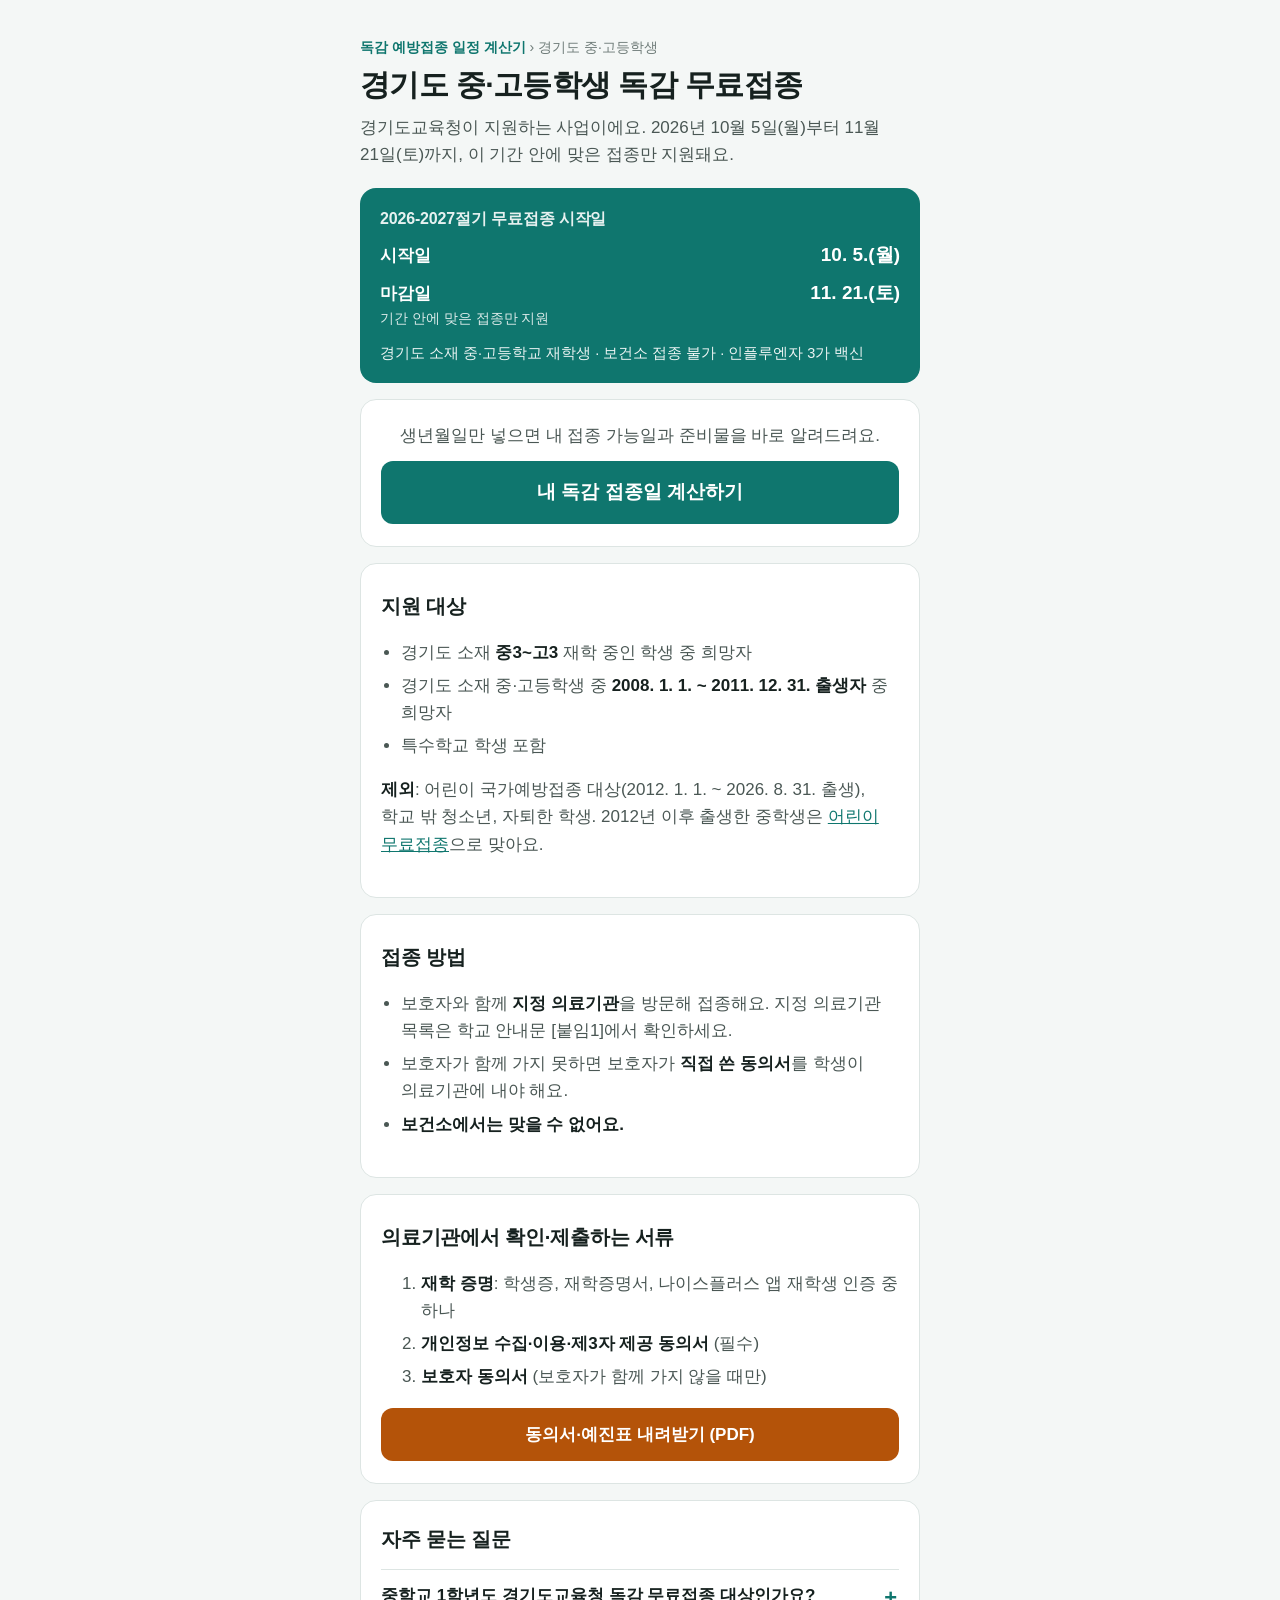
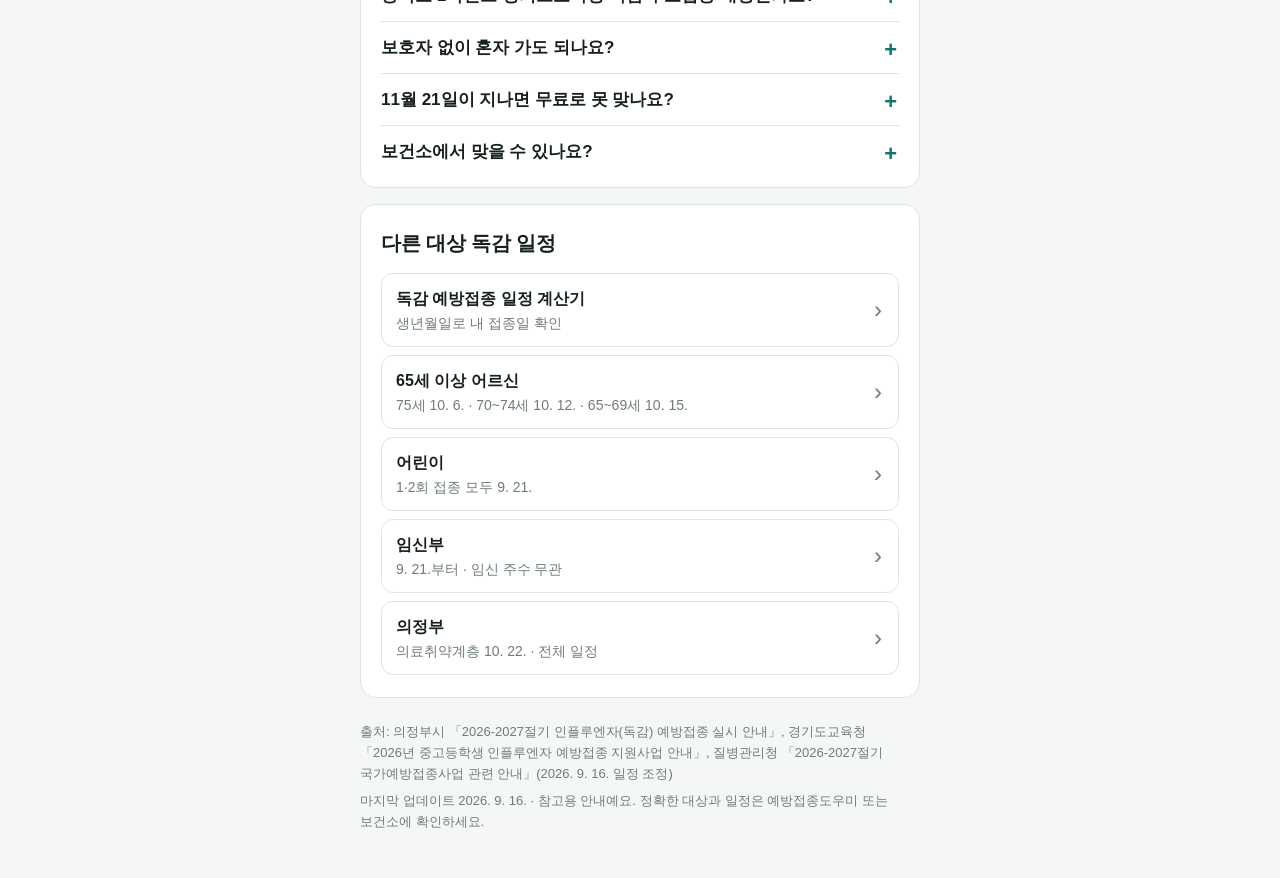
<file: docs/student/index.html>
<!doctype html>
<html lang="ko">
<head>
<meta charset="utf-8">
<meta name="viewport" content="width=device-width, initial-scale=1">
<title>경기도 중고등학생 독감 무료접종 2026 | 10.5~11.21·동의서</title>
<meta name="description" content="경기도교육청 2026년 중고등학생 인플루엔자 무료 예방접종. 경기도 소재 중3~고3 또는 2008~2011년생 중·고등학생, 2026년 10월 5일(월)~11월 21일(토). 지정 의료기관에서만 가능하고 보건소는 안 돼요. 보호자 동의서·개인정보 동의서 내려받기.">
<meta name="keywords" content="중고등학생 독감 무료접종, 고등학생 독감 무료접종, 중학생 독감 무료접종, 경기도 중고생 독감, 경기도교육청 독감 예방접종, 고3 독감 무료, 청소년 독감 무료접종, 독감 보호자 동의서">
<link rel="canonical" href="https://flu.hnlab.kr/student/">
<meta property="og:type" content="article">
<meta property="og:url" content="https://flu.hnlab.kr/student/">
<meta property="og:site_name" content="hnlab">
<meta property="og:title" content="경기도 중고등학생 독감 무료접종 2026 | 10.5~11.21·동의서">
<meta property="og:description" content="경기도교육청 2026년 중고등학생 인플루엔자 무료 예방접종. 경기도 소재 중3~고3 또는 2008~2011년생 중·고등학생, 2026년 10월 5일(월)~11월 21일(토). 지정 의료기관에서만 가능하고 보건소는 안 돼요. 보호자 동의서·개인정보 동의서 내려받기.">
<meta property="og:image" content="https://flu.hnlab.kr/og.png">
<meta property="og:image:width" content="1200">
<meta property="og:image:height" content="630">
<meta property="og:locale" content="ko_KR">
<meta property="article:modified_time" content="2026-09-16">
<meta name="twitter:card" content="summary_large_image">
<meta name="theme-color" content="#0f766e">
<link rel="icon" href="data:image/svg+xml,<svg xmlns='http://www.w3.org/2000/svg' viewBox='0 0 100 100'><text y='.9em' font-size='88'>💉</text></svg>">
<link rel="stylesheet" href="../style.css">
<script type="application/ld+json">{"@context":"https://schema.org","@graph":[{"@type":"Article","headline":"경기도 중·고등학생 독감 무료접종","description":"경기도교육청 2026년 중고등학생 인플루엔자 무료 예방접종. 경기도 소재 중3~고3 또는 2008~2011년생 중·고등학생, 2026년 10월 5일(월)~11월 21일(토). 지정 의료기관에서만 가능하고 보건소는 안 돼요. 보호자 동의서·개인정보 동의서 내려받기.","inLanguage":"ko","datePublished":"2026-09-16","dateModified":"2026-09-16","mainEntityOfPage":"https://flu.hnlab.kr/student/","image":"https://flu.hnlab.kr/og.png","author":{"@type":"Organization","name":"hnlab","url":"https://flu.hnlab.kr/"},"publisher":{"@type":"Organization","name":"hnlab","url":"https://flu.hnlab.kr/"}},{"@type":"BreadcrumbList","itemListElement":[{"@type":"ListItem","position":1,"name":"독감 예방접종 일정 계산기","item":"https://flu.hnlab.kr/"},{"@type":"ListItem","position":2,"name":"경기도 중·고등학생","item":"https://flu.hnlab.kr/student/"}]},{"@type":"FAQPage","mainEntity":[{"@type":"Question","name":"중학교 1학년도 경기도교육청 독감 무료접종 대상인가요?","acceptedAnswer":{"@type":"Answer","text":"2026년 기준 중1·중2(2012~2013년생)는 어린이 국가예방접종 대상이라 이 사업에서 제외돼요. 대신 9월 21일부터 어린이 무료접종으로 맞을 수 있어요."}},{"@type":"Question","name":"보호자 없이 혼자 가도 되나요?","acceptedAnswer":{"@type":"Answer","text":"보호자가 직접 작성한 동의서를 가져가면 돼요. 개인정보 수집·이용·제3자 제공 동의서는 보호자 동반 여부와 관계없이 꼭 내야 해요."}},{"@type":"Question","name":"11월 21일이 지나면 무료로 못 맞나요?","acceptedAnswer":{"@type":"Answer","text":"이 사업은 2026년 10월 5일부터 11월 21일 사이에 맞은 접종만 지원돼요."}},{"@type":"Question","name":"보건소에서 맞을 수 있나요?","acceptedAnswer":{"@type":"Answer","text":"아니요. 경기도교육청 지정 의료기관에서만 맞을 수 있어요."}}]}]}</script>
</head>
<body>
<header class="top">
  <p class="crumb"><a href="../">독감 예방접종 일정 계산기</a> › 경기도 중·고등학생</p>
  <h1>경기도 중·고등학생 독감 무료접종</h1>
  <p class="lead">경기도교육청이 지원하는 사업이에요. 2026년 10월 5일(월)부터 11월 21일(토)까지, 이 기간 안에 맞은 접종만 지원돼요.</p>
</header>

<main>
  <section class="keybox" aria-label="2026-2027절기 무료접종 시작일">
    <h2>2026-2027절기 무료접종 시작일</h2>
    <dl>
      <dt>시작일</dt><dd>10. 5.(월)</dd>
      <dt>마감일<small>기간 안에 맞은 접종만 지원</small></dt><dd>11. 21.(토)</dd>
    </dl>
    <p>경기도 소재 중·고등학교 재학생 · 보건소 접종 불가 · 인플루엔자 3가 백신</p>
  </section>

  <section class="card cta-box">
    <p>생년월일만 넣으면 내 접종 가능일과 준비물을 바로 알려드려요.</p>
    <a class="go" href="../">내 독감 접종일 계산하기</a>
  </section>

  <section class="card guide-body">
    <h2>지원 대상</h2>
        <ul>
          <li>경기도 소재 <strong>중3~고3</strong> 재학 중인 학생 중 희망자</li>
          <li>경기도 소재 중·고등학생 중 <strong>2008. 1. 1. ~ 2011. 12. 31. 출생자</strong> 중 희망자</li>
          <li>특수학교 학생 포함</li>
        </ul>
        <p><strong>제외</strong>: 어린이 국가예방접종 대상(2012. 1. 1. ~ 2026. 8. 31. 출생), 학교 밖 청소년, 자퇴한 학생. 2012년 이후 출생한 중학생은 <a href="../children/">어린이 무료접종</a>으로 맞아요.</p>
  </section>

  <section class="card guide-body">
    <h2>접종 방법</h2>
        <ul>
          <li>보호자와 함께 <strong>지정 의료기관</strong>을 방문해 접종해요. 지정 의료기관 목록은 학교 안내문 [붙임1]에서 확인하세요.</li>
          <li>보호자가 함께 가지 못하면 보호자가 <strong>직접 쓴 동의서</strong>를 학생이 의료기관에 내야 해요.</li>
          <li><strong>보건소에서는 맞을 수 없어요.</strong></li>
        </ul>
  </section>

  <section class="card guide-body">
    <h2>의료기관에서 확인·제출하는 서류</h2>
        <ol>
          <li><strong>재학 증명</strong>: 학생증, 재학증명서, 나이스플러스 앱 재학생 인증 중 하나</li>
          <li><strong>개인정보 수집·이용·제3자 제공 동의서</strong> (필수)</li>
          <li><strong>보호자 동의서</strong> (보호자가 함께 가지 않을 때만)</li>
        </ol><a class="dl-btn" href="https://haneulfm.co.kr/downloads/flu-consent-secondary-student.pdf" target="_blank" rel="noopener">동의서·예진표 내려받기 (PDF)</a>
  </section>

  <section class="card faq">
    <h2>자주 묻는 질문</h2>
    <details>
      <summary>중학교 1학년도 경기도교육청 독감 무료접종 대상인가요?</summary>
      <p>2026년 기준 중1·중2(2012~2013년생)는 어린이 국가예방접종 대상이라 이 사업에서 제외돼요. 대신 9월 21일부터 어린이 무료접종으로 맞을 수 있어요.</p>
    </details>
    <details>
      <summary>보호자 없이 혼자 가도 되나요?</summary>
      <p>보호자가 직접 작성한 동의서를 가져가면 돼요. 개인정보 수집·이용·제3자 제공 동의서는 보호자 동반 여부와 관계없이 꼭 내야 해요.</p>
    </details>
    <details>
      <summary>11월 21일이 지나면 무료로 못 맞나요?</summary>
      <p>이 사업은 2026년 10월 5일부터 11월 21일 사이에 맞은 접종만 지원돼요.</p>
    </details>
    <details>
      <summary>보건소에서 맞을 수 있나요?</summary>
      <p>아니요. 경기도교육청 지정 의료기관에서만 맞을 수 있어요.</p>
    </details>
  </section>

  <nav class="card" aria-label="다른 대상 독감 일정">
    <h2>다른 대상 독감 일정</h2>
    <ul class="guide-links">
      <li><a href="../"><strong>독감 예방접종 일정 계산기</strong><span>생년월일로 내 접종일 확인</span></a></li>
      <li><a href="../elderly/"><strong>65세 이상 어르신</strong><span>75세 10. 6. · 70~74세 10. 12. · 65~69세 10. 15.</span></a></li>
      <li><a href="../children/"><strong>어린이</strong><span>1·2회 접종 모두 9. 21.</span></a></li>
      <li><a href="../pregnant/"><strong>임신부</strong><span>9. 21.부터 · 임신 주수 무관</span></a></li>
      <li><a href="../uijeongbu/"><strong>의정부</strong><span>의료취약계층 10. 22. · 전체 일정</span></a></li>
    </ul>
  </nav>
</main>

<footer class="foot">
  <p>출처: 의정부시 「2026-2027절기 인플루엔자(독감) 예방접종 실시 안내」, 경기도교육청 「2026년 중고등학생 인플루엔자 예방접종 지원사업 안내」, 질병관리청 「2026-2027절기 국가예방접종사업 관련 안내」(2026. 9. 16. 일정 조정)</p>
  <p>마지막 업데이트 2026. 9. 16. · 참고용 안내예요. 정확한 대상과 일정은 예방접종도우미 또는 보건소에 확인하세요.</p>
</footer>
</body>
</html>
</file>
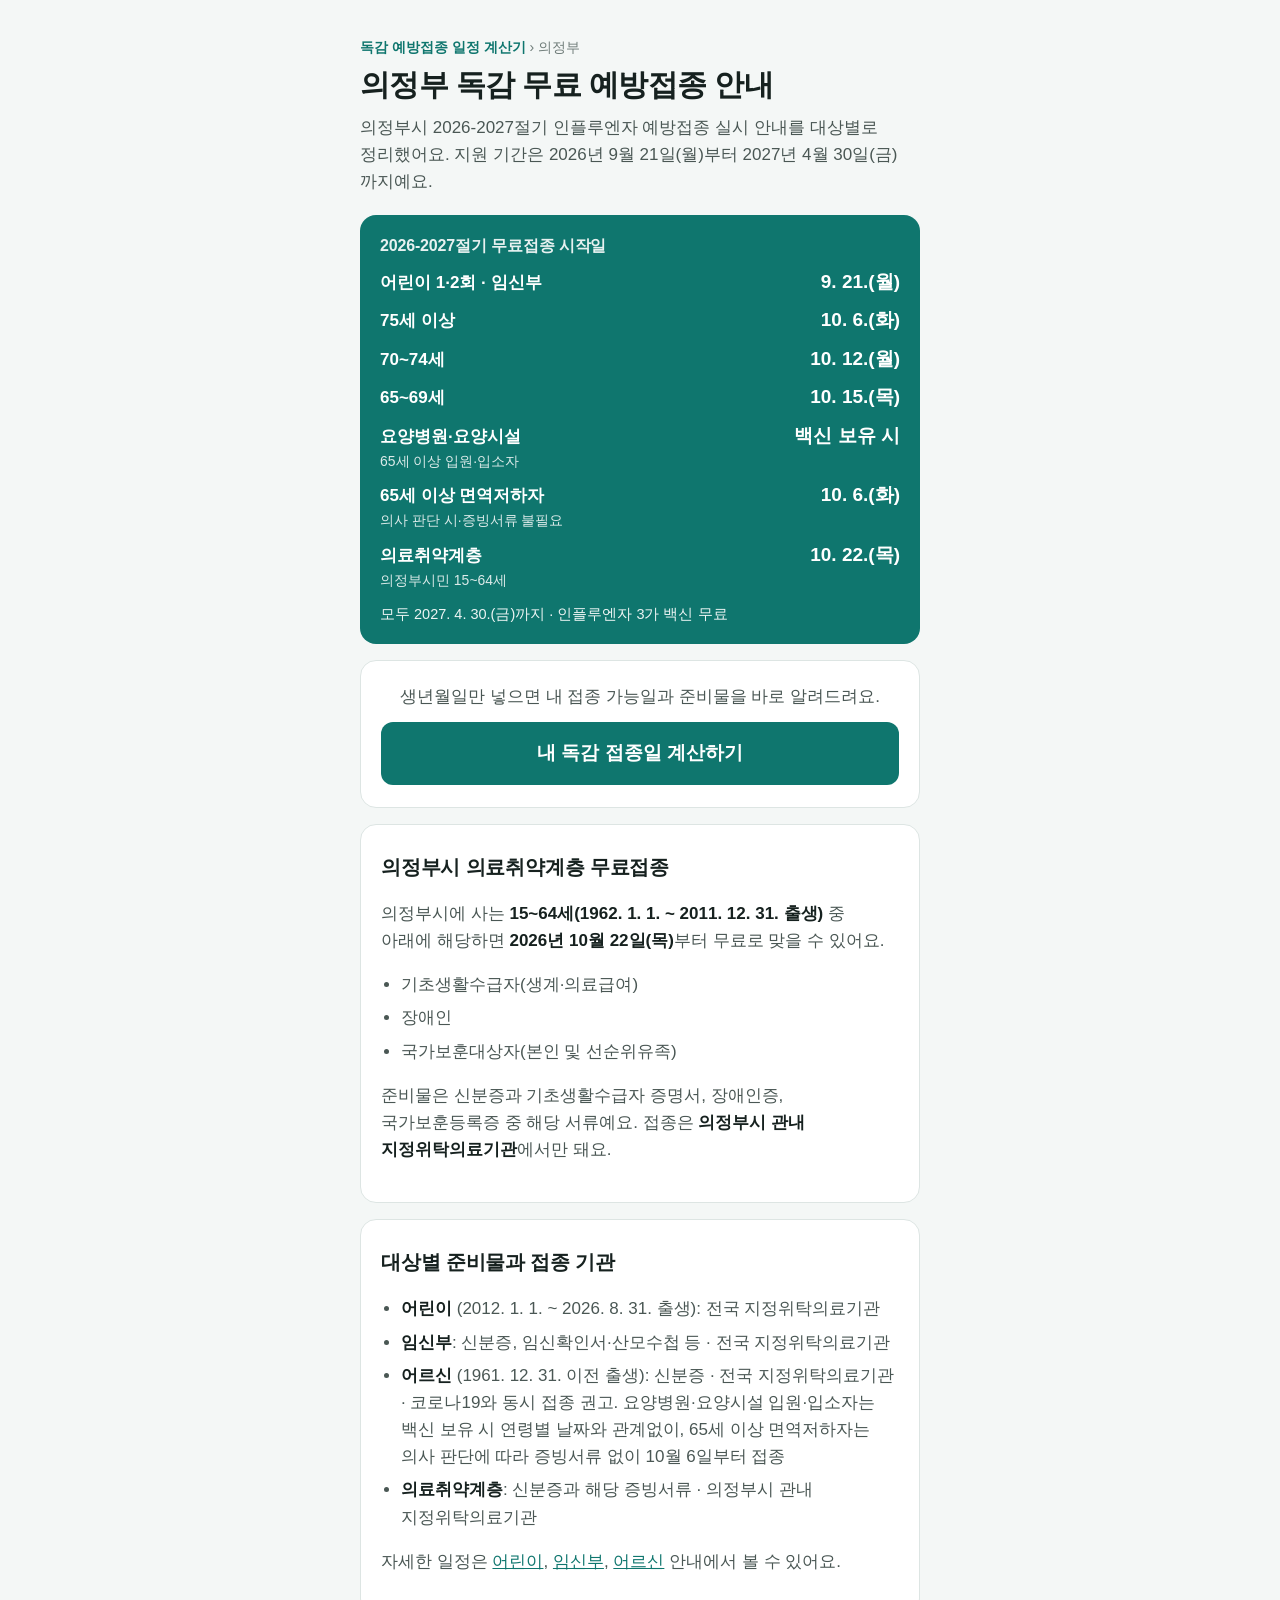
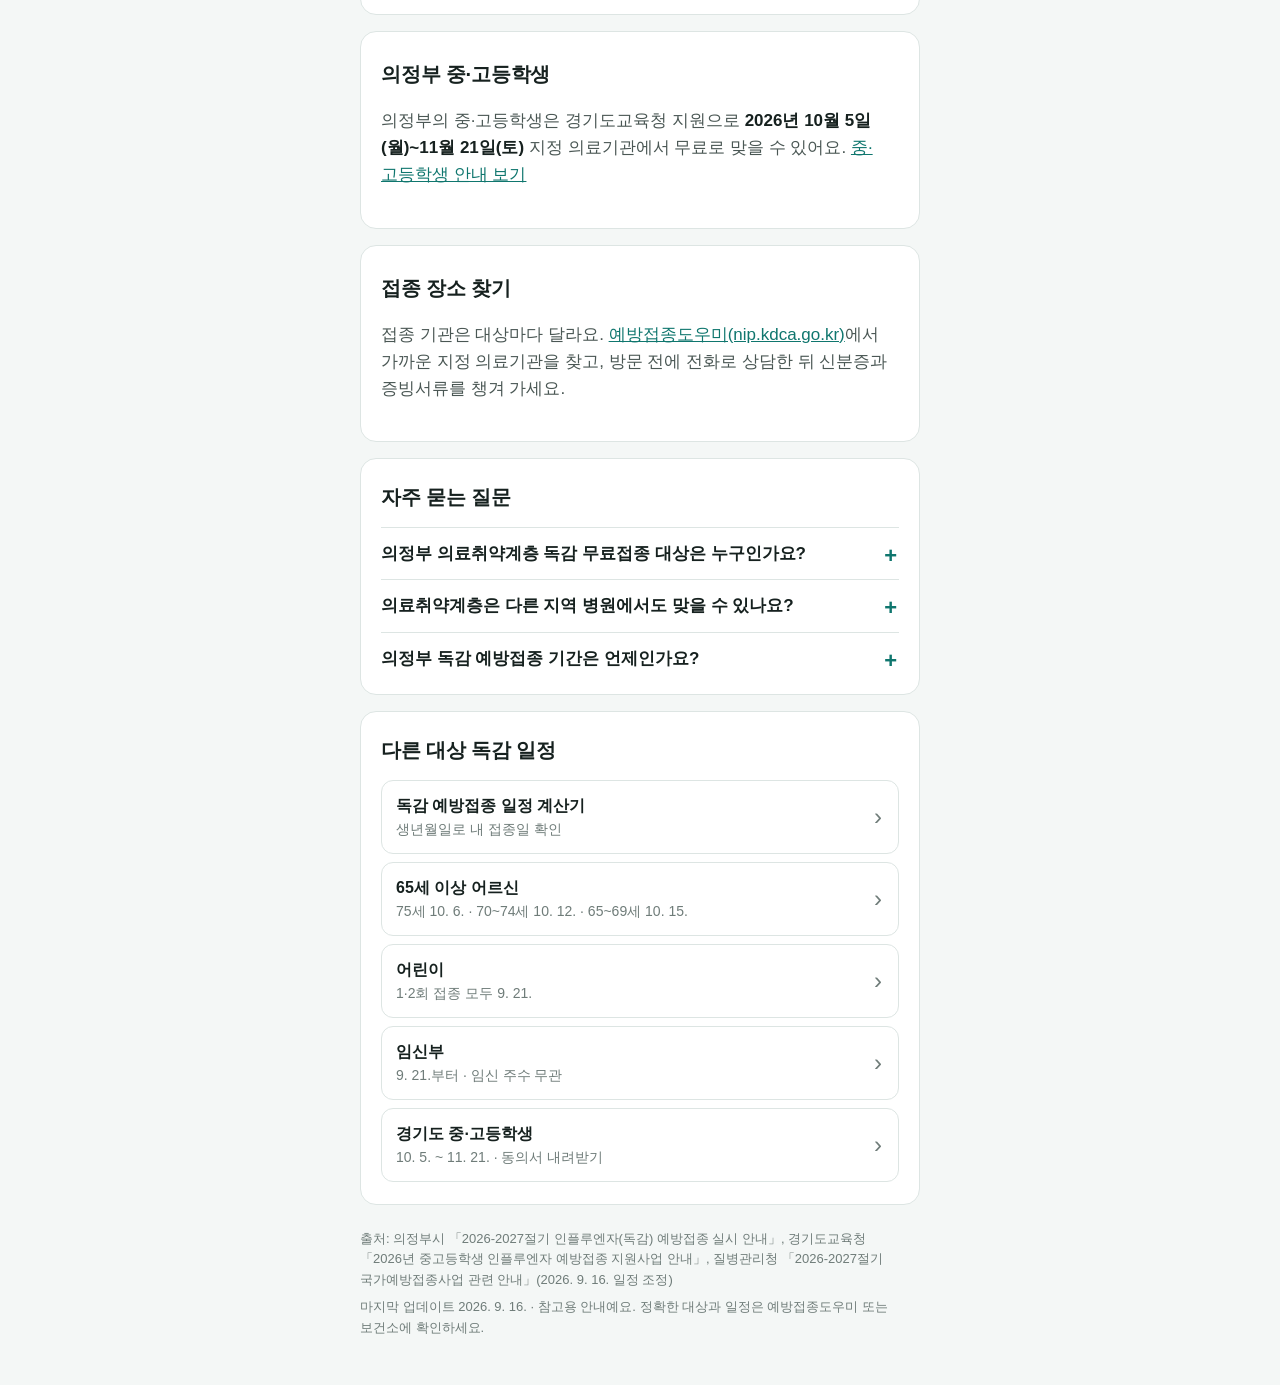
<file: docs/uijeongbu/index.html>
<!doctype html>
<html lang="ko">
<head>
<meta charset="utf-8">
<meta name="viewport" content="width=device-width, initial-scale=1">
<title>의정부 독감 예방접종 2026 | 무료 대상·일정·의료취약계층</title>
<meta name="description" content="의정부시 2026-2027절기 인플루엔자(독감) 무료 예방접종 안내. 어린이·임신부 9월 21일, 어르신 10월 6일부터 연령별, 의정부시민 의료취약계층(15~64세 기초생활수급자·장애인·국가보훈대상자) 10월 22일부터 2027년 4월 30일까지.">
<meta name="keywords" content="의정부 독감 예방접종, 의정부 독감 무료접종, 의정부시 인플루엔자 예방접종, 의정부 보건소 독감, 의정부 의료취약계층 독감, 의정부 기초생활수급자 독감, 의정부 장애인 독감 무료, 의정부 국가보훈대상자 독감">
<link rel="canonical" href="https://flu.hnlab.kr/uijeongbu/">
<meta property="og:type" content="article">
<meta property="og:url" content="https://flu.hnlab.kr/uijeongbu/">
<meta property="og:site_name" content="hnlab">
<meta property="og:title" content="의정부 독감 예방접종 2026 | 무료 대상·일정·의료취약계층">
<meta property="og:description" content="의정부시 2026-2027절기 인플루엔자(독감) 무료 예방접종 안내. 어린이·임신부 9월 21일, 어르신 10월 6일부터 연령별, 의정부시민 의료취약계층(15~64세 기초생활수급자·장애인·국가보훈대상자) 10월 22일부터 2027년 4월 30일까지.">
<meta property="og:image" content="https://flu.hnlab.kr/og.png">
<meta property="og:image:width" content="1200">
<meta property="og:image:height" content="630">
<meta property="og:locale" content="ko_KR">
<meta property="article:modified_time" content="2026-09-16">
<meta name="twitter:card" content="summary_large_image">
<meta name="theme-color" content="#0f766e">
<link rel="icon" href="data:image/svg+xml,<svg xmlns='http://www.w3.org/2000/svg' viewBox='0 0 100 100'><text y='.9em' font-size='88'>💉</text></svg>">
<link rel="stylesheet" href="../style.css">
<script type="application/ld+json">{"@context":"https://schema.org","@graph":[{"@type":"Article","headline":"의정부 독감 무료 예방접종 안내","description":"의정부시 2026-2027절기 인플루엔자(독감) 무료 예방접종 안내. 어린이·임신부 9월 21일, 어르신 10월 6일부터 연령별, 의정부시민 의료취약계층(15~64세 기초생활수급자·장애인·국가보훈대상자) 10월 22일부터 2027년 4월 30일까지.","inLanguage":"ko","datePublished":"2026-09-16","dateModified":"2026-09-16","mainEntityOfPage":"https://flu.hnlab.kr/uijeongbu/","image":"https://flu.hnlab.kr/og.png","author":{"@type":"Organization","name":"hnlab","url":"https://flu.hnlab.kr/"},"publisher":{"@type":"Organization","name":"hnlab","url":"https://flu.hnlab.kr/"}},{"@type":"BreadcrumbList","itemListElement":[{"@type":"ListItem","position":1,"name":"독감 예방접종 일정 계산기","item":"https://flu.hnlab.kr/"},{"@type":"ListItem","position":2,"name":"의정부","item":"https://flu.hnlab.kr/uijeongbu/"}]},{"@type":"FAQPage","mainEntity":[{"@type":"Question","name":"의정부 의료취약계층 독감 무료접종 대상은 누구인가요?","acceptedAnswer":{"@type":"Answer","text":"의정부시에 사는 15~64세 중 기초생활수급자(생계·의료급여), 장애인, 국가보훈대상자(본인 및 선순위유족)예요. 2026년 10월 22일(목)부터 맞을 수 있어요."}},{"@type":"Question","name":"의료취약계층은 다른 지역 병원에서도 맞을 수 있나요?","acceptedAnswer":{"@type":"Answer","text":"아니요. 의료취약계층 무료접종은 의정부시 관내 지정위탁의료기관에서만 돼요. 어린이·임신부·어르신은 전국 지정위탁의료기관에서 맞을 수 있어요."}},{"@type":"Question","name":"의정부 독감 예방접종 기간은 언제인가요?","acceptedAnswer":{"@type":"Answer","text":"2026년 9월 21일(월)부터 2027년 4월 30일(금)까지예요. 대상별로 시작일이 달라요."}}]}]}</script>
</head>
<body>
<header class="top">
  <p class="crumb"><a href="../">독감 예방접종 일정 계산기</a> › 의정부</p>
  <h1>의정부 독감 무료 예방접종 안내</h1>
  <p class="lead">의정부시 2026-2027절기 인플루엔자 예방접종 실시 안내를 대상별로 정리했어요. 지원 기간은 2026년 9월 21일(월)부터 2027년 4월 30일(금)까지예요.</p>
</header>

<main>
  <section class="keybox" aria-label="2026-2027절기 무료접종 시작일">
    <h2>2026-2027절기 무료접종 시작일</h2>
    <dl>
      <dt>어린이 1·2회 · 임신부</dt><dd>9. 21.(월)</dd>
      <dt>75세 이상</dt><dd>10. 6.(화)</dd>
      <dt>70~74세</dt><dd>10. 12.(월)</dd>
      <dt>65~69세</dt><dd>10. 15.(목)</dd>
      <dt>요양병원·요양시설<small>65세 이상 입원·입소자</small></dt><dd>백신 보유 시</dd>
      <dt>65세 이상 면역저하자<small>의사 판단 시·증빙서류 불필요</small></dt><dd>10. 6.(화)</dd>
      <dt>의료취약계층<small>의정부시민 15~64세</small></dt><dd>10. 22.(목)</dd>
    </dl>
    <p>모두 2027. 4. 30.(금)까지 · 인플루엔자 3가 백신 무료</p>
  </section>

  <section class="card cta-box">
    <p>생년월일만 넣으면 내 접종 가능일과 준비물을 바로 알려드려요.</p>
    <a class="go" href="../">내 독감 접종일 계산하기</a>
  </section>

  <section class="card guide-body">
    <h2>의정부시 의료취약계층 무료접종</h2>
        <p>의정부시에 사는 <strong>15~64세(1962. 1. 1. ~ 2011. 12. 31. 출생)</strong> 중 아래에 해당하면 <strong>2026년 10월 22일(목)</strong>부터 무료로 맞을 수 있어요.</p>
        <ul>
          <li>기초생활수급자(생계·의료급여)</li>
          <li>장애인</li>
          <li>국가보훈대상자(본인 및 선순위유족)</li>
        </ul>
        <p>준비물은 신분증과 기초생활수급자 증명서, 장애인증, 국가보훈등록증 중 해당 서류예요. 접종은 <strong>의정부시 관내 지정위탁의료기관</strong>에서만 돼요.</p>
  </section>

  <section class="card guide-body">
    <h2>대상별 준비물과 접종 기관</h2>
        <ul>
          <li><strong>어린이</strong> (2012. 1. 1. ~ 2026. 8. 31. 출생): 전국 지정위탁의료기관</li>
          <li><strong>임신부</strong>: 신분증, 임신확인서·산모수첩 등 · 전국 지정위탁의료기관</li>
          <li><strong>어르신</strong> (1961. 12. 31. 이전 출생): 신분증 · 전국 지정위탁의료기관 · 코로나19와 동시 접종 권고. 요양병원·요양시설 입원·입소자는 백신 보유 시 연령별 날짜와 관계없이, 65세 이상 면역저하자는 의사 판단에 따라 증빙서류 없이 10월 6일부터 접종</li>
          <li><strong>의료취약계층</strong>: 신분증과 해당 증빙서류 · 의정부시 관내 지정위탁의료기관</li>
        </ul>
        <p>자세한 일정은 <a href="../children/">어린이</a>, <a href="../pregnant/">임신부</a>, <a href="../elderly/">어르신</a> 안내에서 볼 수 있어요.</p>
  </section>

  <section class="card guide-body">
    <h2>의정부 중·고등학생</h2>
        <p>의정부의 중·고등학생은 경기도교육청 지원으로 <strong>2026년 10월 5일(월)~11월 21일(토)</strong> 지정 의료기관에서 무료로 맞을 수 있어요. <a href="../student/">중·고등학생 안내 보기</a></p>
  </section>

  <section class="card guide-body">
    <h2>접종 장소 찾기</h2>
        <p>접종 기관은 대상마다 달라요. <a href="https://nip.kdca.go.kr" target="_blank" rel="noopener">예방접종도우미(nip.kdca.go.kr)</a>에서 가까운 지정 의료기관을 찾고, 방문 전에 전화로 상담한 뒤 신분증과 증빙서류를 챙겨 가세요.</p>
  </section>

  <section class="card faq">
    <h2>자주 묻는 질문</h2>
    <details>
      <summary>의정부 의료취약계층 독감 무료접종 대상은 누구인가요?</summary>
      <p>의정부시에 사는 15~64세 중 기초생활수급자(생계·의료급여), 장애인, 국가보훈대상자(본인 및 선순위유족)예요. 2026년 10월 22일(목)부터 맞을 수 있어요.</p>
    </details>
    <details>
      <summary>의료취약계층은 다른 지역 병원에서도 맞을 수 있나요?</summary>
      <p>아니요. 의료취약계층 무료접종은 의정부시 관내 지정위탁의료기관에서만 돼요. 어린이·임신부·어르신은 전국 지정위탁의료기관에서 맞을 수 있어요.</p>
    </details>
    <details>
      <summary>의정부 독감 예방접종 기간은 언제인가요?</summary>
      <p>2026년 9월 21일(월)부터 2027년 4월 30일(금)까지예요. 대상별로 시작일이 달라요.</p>
    </details>
  </section>

  <nav class="card" aria-label="다른 대상 독감 일정">
    <h2>다른 대상 독감 일정</h2>
    <ul class="guide-links">
      <li><a href="../"><strong>독감 예방접종 일정 계산기</strong><span>생년월일로 내 접종일 확인</span></a></li>
      <li><a href="../elderly/"><strong>65세 이상 어르신</strong><span>75세 10. 6. · 70~74세 10. 12. · 65~69세 10. 15.</span></a></li>
      <li><a href="../children/"><strong>어린이</strong><span>1·2회 접종 모두 9. 21.</span></a></li>
      <li><a href="../pregnant/"><strong>임신부</strong><span>9. 21.부터 · 임신 주수 무관</span></a></li>
      <li><a href="../student/"><strong>경기도 중·고등학생</strong><span>10. 5. ~ 11. 21. · 동의서 내려받기</span></a></li>
    </ul>
  </nav>
</main>

<footer class="foot">
  <p>출처: 의정부시 「2026-2027절기 인플루엔자(독감) 예방접종 실시 안내」, 경기도교육청 「2026년 중고등학생 인플루엔자 예방접종 지원사업 안내」, 질병관리청 「2026-2027절기 국가예방접종사업 관련 안내」(2026. 9. 16. 일정 조정)</p>
  <p>마지막 업데이트 2026. 9. 16. · 참고용 안내예요. 정확한 대상과 일정은 예방접종도우미 또는 보건소에 확인하세요.</p>
</footer>
</body>
</html>
</file>
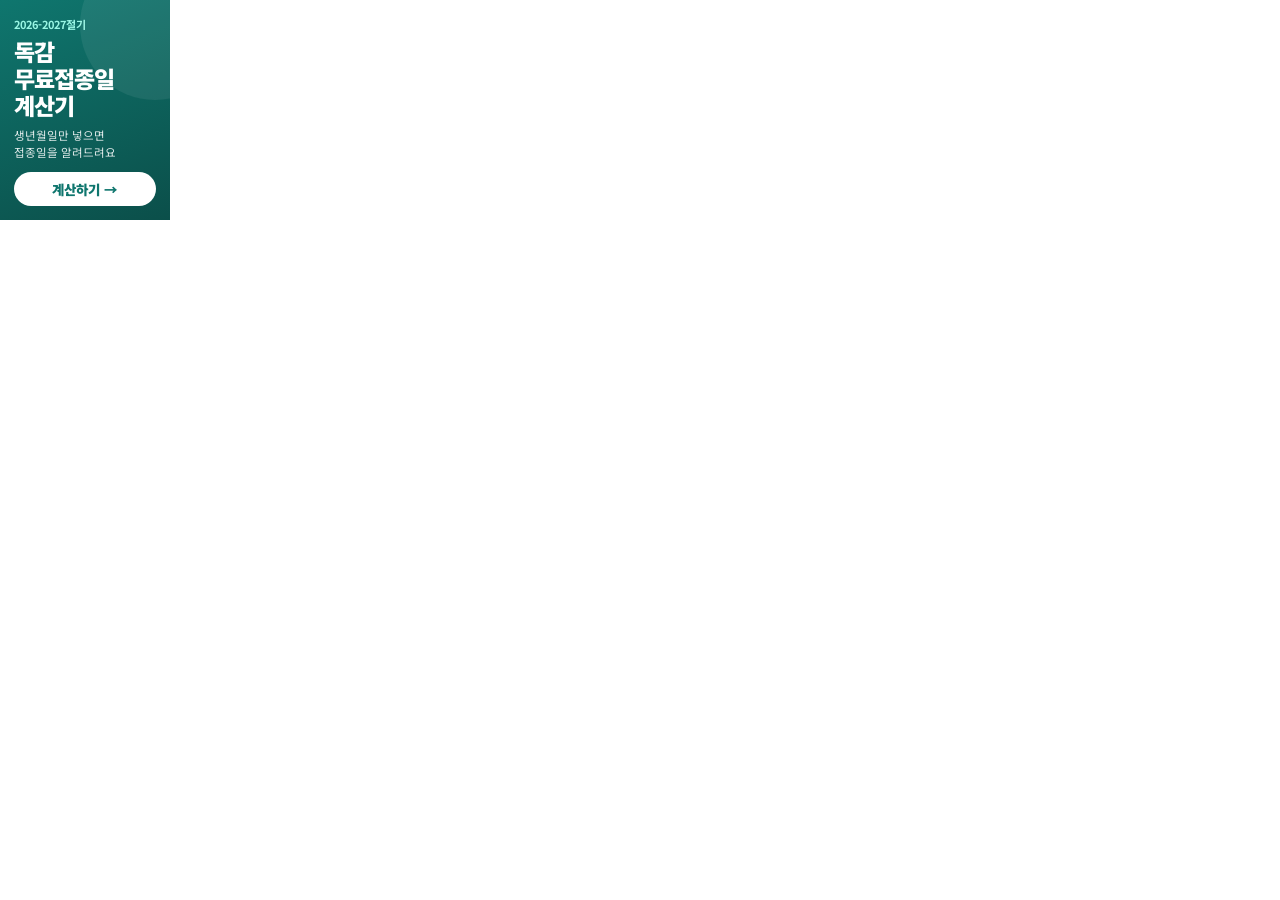
<file: design/banner.html>
<!doctype html>
<html lang="ko"><head><meta charset="utf-8">
<link rel="stylesheet" href="common.css">
<style>
.canvas { width: 170px; height: 220px; background: linear-gradient(160deg, #0f766e 0%, #0b4f4a 100%); color: #fff; padding: 16px 14px; }
.bubble { position: absolute; width: 150px; height: 150px; border-radius: 50%; background: rgba(255,255,255,.07); right: -60px; top: -50px; }
.eyebrow { font-size: 11px; font-weight: 700; color: var(--mint); }
h1 { margin-top: 6px; font-size: 23px; line-height: 1.18; font-weight: 900; letter-spacing: -0.04em; }
.sub { margin-top: 8px; font-size: 11.5px; line-height: 1.45; color: rgba(255,255,255,.88); }
.btn { position: absolute; left: 14px; right: 14px; bottom: 14px; background: #fff; color: var(--teal); border-radius: 999px; text-align: center; font-size: 13.5px; font-weight: 900; padding: 7px 0; }
</style></head>
<body><div class="canvas">
  <div class="bubble"></div>
  <p class="eyebrow">2026-2027절기</p>
  <h1>독감<br>무료접종일<br>계산기</h1>
  <p class="sub">생년월일만 넣으면<br>접종일을 알려드려요</p>
  <p class="btn">계산하기 →</p>
</div></body></html>
</file>
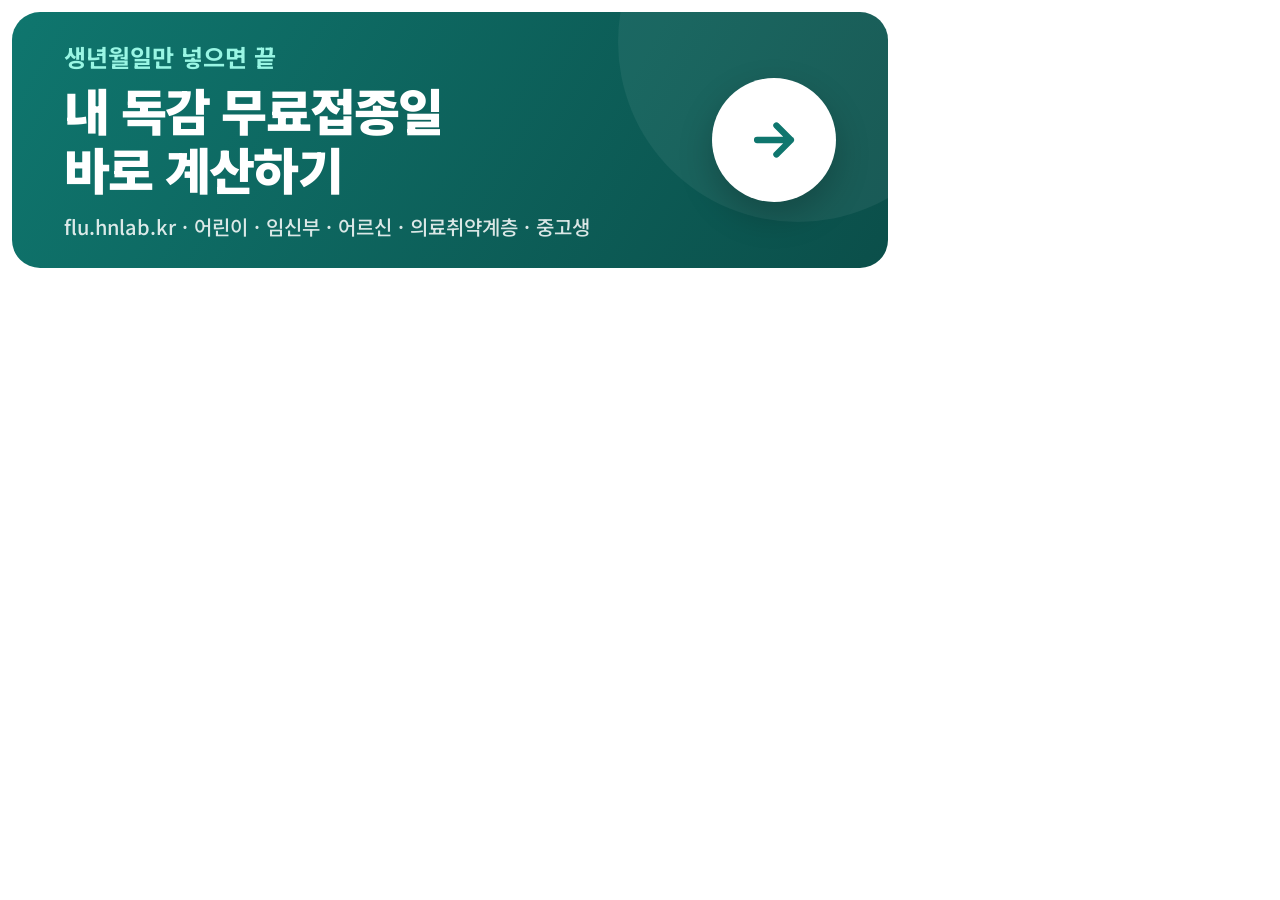
<file: design/cta.html>
<!doctype html>
<html lang="ko"><head><meta charset="utf-8">
<link rel="stylesheet" href="common.css">
<style>
html, body { background: #fff; }
.canvas { width: 900px; height: 280px; padding: 12px; }
.card { position: relative; overflow: hidden; height: 100%; border-radius: 28px; background: linear-gradient(120deg, #0f766e 0%, #0b4f4a 100%); color: #fff; padding: 40px 52px; display: flex; align-items: center; justify-content: space-between; }
.bubble { position: absolute; width: 360px; height: 360px; border-radius: 50%; background: rgba(255,255,255,.06); right: -90px; top: -150px; }
.k { font-size: 24px; font-weight: 700; color: var(--mint); }
.v { margin-top: 6px; font-size: 50px; line-height: 1.18; font-weight: 900; letter-spacing: -0.035em; }
.u { margin-top: 14px; font-size: 20px; font-weight: 500; color: rgba(255,255,255,.85); }
.go { position: relative; flex: none; width: 124px; height: 124px; border-radius: 50%; background: #fff; display: grid; place-items: center; box-shadow: 0 14px 34px rgba(0,0,0,.22); }
.go svg { width: 58px; height: 58px; }
</style></head>
<body><div class="canvas"><div class="card">
  <div class="bubble"></div>
  <div>
    <p class="k">생년월일만 넣으면 끝</p>
    <p class="v">내 독감 무료접종일<br>바로 계산하기</p>
    <p class="u">flu.hnlab.kr · 어린이 · 임신부 · 어르신 · 의료취약계층 · 중고생</p>
  </div>
  <div class="go"><svg viewBox="0 0 24 24" fill="none" stroke="#0f766e" stroke-width="2.6" stroke-linecap="round" stroke-linejoin="round"><path d="M5 12h14M13 6l6 6-6 6"/></svg></div>
</div></div></body></html>
</file>
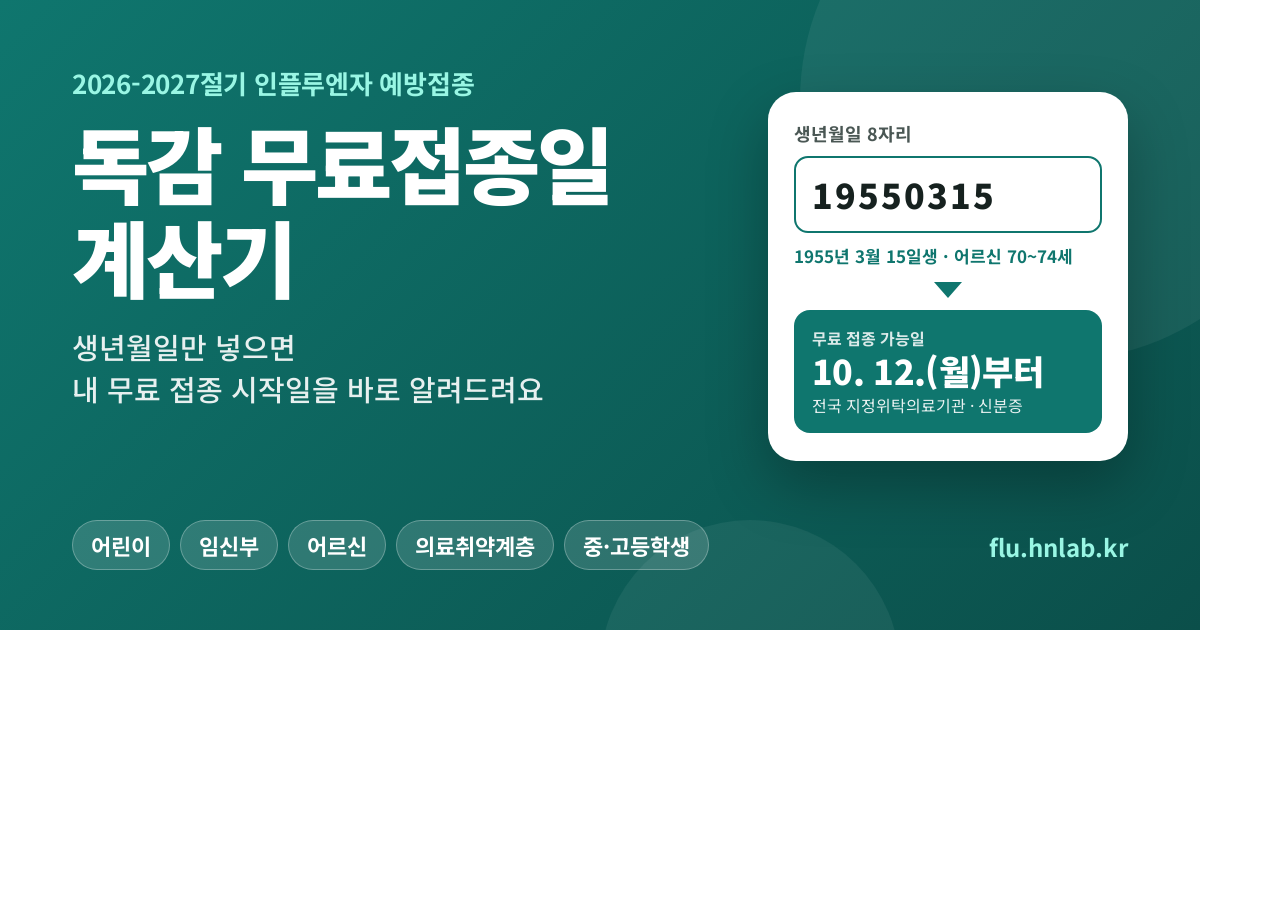
<file: design/og.html>
<!doctype html>
<html lang="ko"><head><meta charset="utf-8">
<link rel="stylesheet" href="common.css">
<style>
.canvas { width: 1200px; height: 630px; background: linear-gradient(135deg, #0f766e 0%, #0b4f4a 100%); color: #fff; padding: 64px 72px; }
.bubble { position: absolute; border-radius: 50%; background: rgba(255,255,255,.06); }
.b1 { width: 520px; height: 520px; right: -120px; top: -160px; }
.b2 { width: 300px; height: 300px; right: 300px; bottom: -190px; }
.eyebrow { font-size: 26px; font-weight: 700; color: var(--mint); letter-spacing: -0.01em; }
h1 { margin-top: 14px; font-size: 84px; line-height: 1.12; font-weight: 900; letter-spacing: -0.035em; }
.sub { margin-top: 22px; font-size: 29px; font-weight: 500; line-height: 1.45; color: rgba(255,255,255,.9); }
.chips { position: absolute; left: 72px; bottom: 60px; display: flex; gap: 10px; }
.chip { font-size: 22px; font-weight: 700; padding: 8px 18px; border-radius: 999px; background: rgba(255,255,255,.14); border: 1.5px solid rgba(255,255,255,.28); }
.url { position: absolute; right: 72px; bottom: 66px; font-size: 24px; font-weight: 700; color: var(--mint); }
.phone { position: absolute; right: 72px; top: 92px; width: 360px; background: #fff; color: var(--ink); border-radius: 28px; padding: 28px 26px; box-shadow: 0 24px 60px rgba(0,0,0,.28); }
.lbl { font-size: 18px; font-weight: 700; color: var(--ink-2); }
.input { margin-top: 10px; border: 2.5px solid var(--teal); border-radius: 14px; padding: 12px 16px; font-size: 34px; font-weight: 900; letter-spacing: .06em; }
.who { margin-top: 10px; font-size: 17px; font-weight: 700; color: var(--teal); }
.arrow { margin: 14px auto 12px; width: 0; height: 0; border-left: 14px solid transparent; border-right: 14px solid transparent; border-top: 16px solid var(--teal); }
.res { background: var(--teal); color: #fff; border-radius: 16px; padding: 16px 18px; }
.res .k { font-size: 16px; font-weight: 700; opacity: .85; }
.res .v { font-size: 34px; font-weight: 900; letter-spacing: -0.02em; line-height: 1.25; }
.res .s { font-size: 16px; opacity: .9; }
</style></head>
<body><div class="canvas">
  <div class="bubble b1"></div><div class="bubble b2"></div>
  <p class="eyebrow">2026-2027절기 인플루엔자 예방접종</p>
  <h1>독감 무료접종일<br>계산기</h1>
  <p class="sub">생년월일만 넣으면<br>내 무료 접종 시작일을 바로 알려드려요</p>
  <div class="chips"><span class="chip">어린이</span><span class="chip">임신부</span><span class="chip">어르신</span><span class="chip">의료취약계층</span><span class="chip">중·고등학생</span></div>
  <div class="phone">
    <p class="lbl">생년월일 8자리</p>
    <p class="input">19550315</p>
    <p class="who">1955년 3월 15일생 · 어르신 70~74세</p>
    <div class="arrow"></div>
    <div class="res"><p class="k">무료 접종 가능일</p><p class="v">10. 12.(월)부터</p><p class="s">전국 지정위탁의료기관 · 신분증</p></div>
  </div>
  <p class="url">flu.hnlab.kr</p>
</div></body></html>
</file>
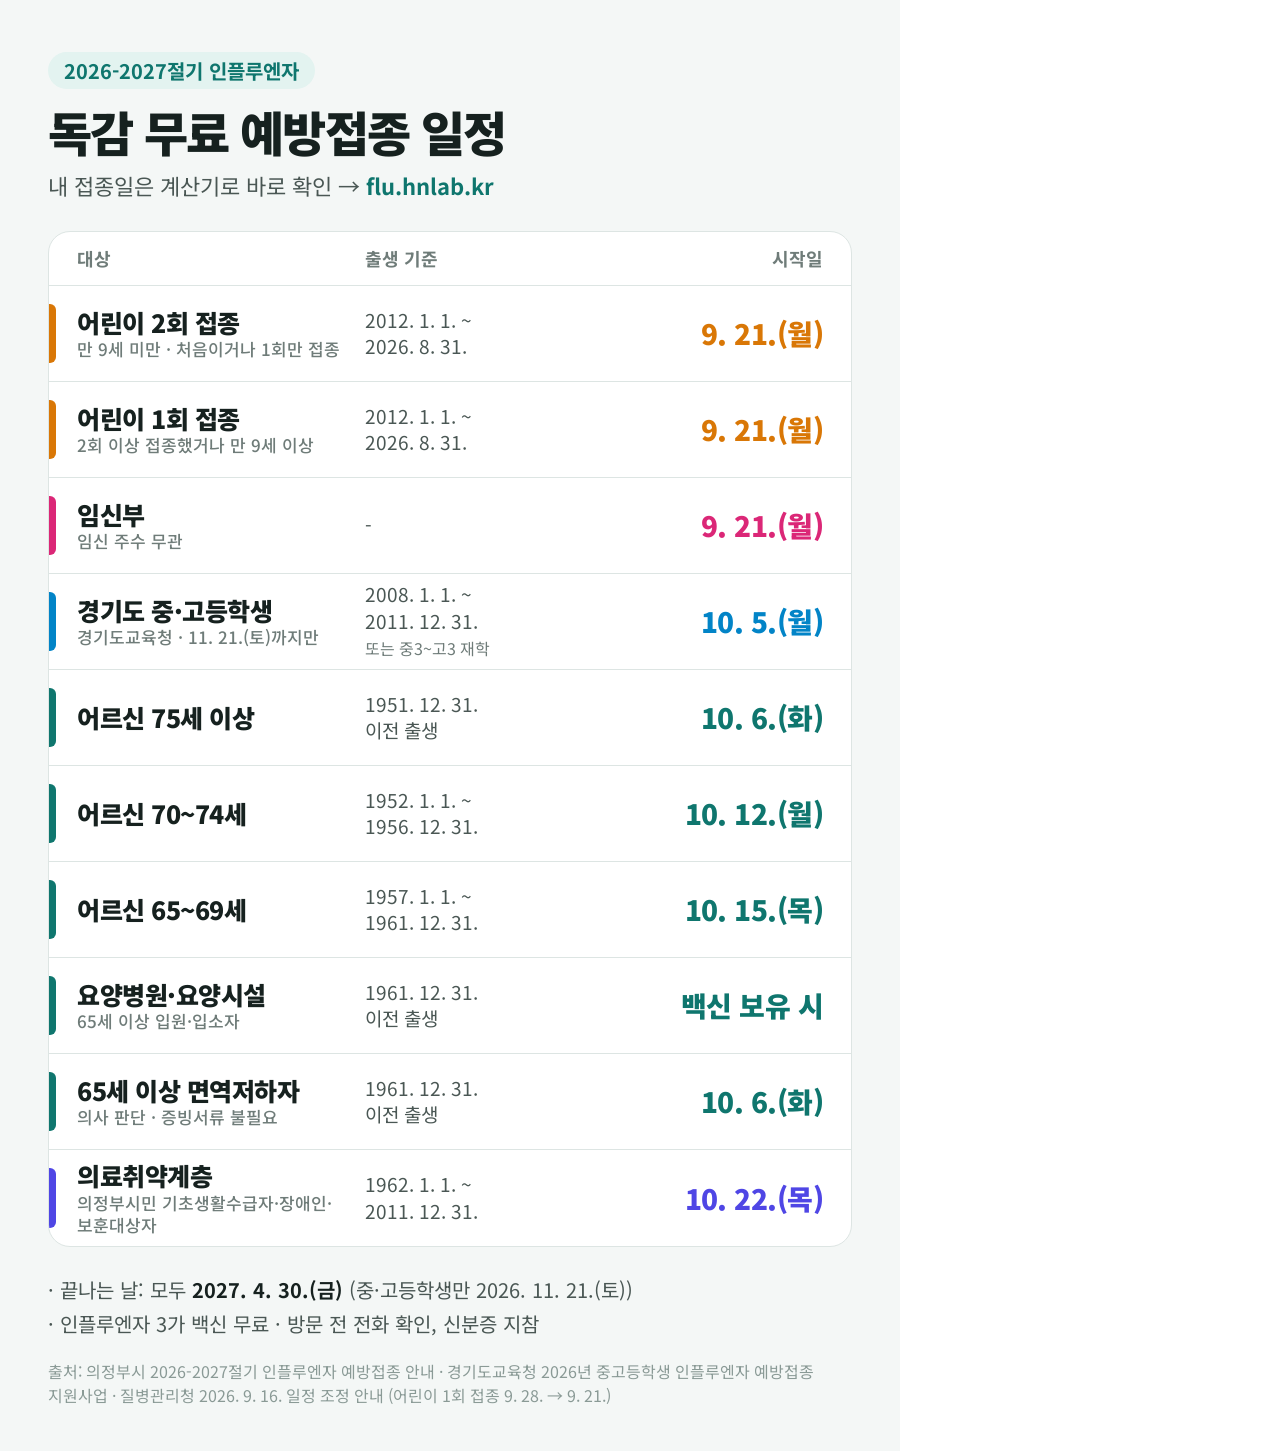
<file: design/schedule.html>
<!doctype html>
<html lang="ko"><head><meta charset="utf-8">
<link rel="stylesheet" href="common.css">
<style>
html, body { background: #fff; }
.canvas { width: 900px; background: #f4f7f6; color: var(--ink); padding: 52px 48px 44px; }
.chip { display: inline-block; font-size: 20px; font-weight: 700; color: var(--teal); background: var(--teal-soft); border-radius: 999px; padding: 4px 16px; }
h1 { margin-top: 14px; font-size: 48px; font-weight: 900; letter-spacing: -0.035em; line-height: 1.2; }
.sub { margin-top: 8px; font-size: 22px; color: var(--ink-2); }
.sub b { color: var(--teal); }
.table { margin-top: 30px; background: #fff; border-radius: 22px; border: 1px solid var(--line); overflow: hidden; }
.head, .row { display: grid; grid-template-columns: 1fr 210px 230px; align-items: center; column-gap: 18px; padding: 0 28px; }
.head { height: 54px; font-size: 18px; font-weight: 700; color: #6f7c79; border-bottom: 1px solid var(--line); }
.row { min-height: 96px; border-bottom: 1px solid var(--line); position: relative; }
.row:last-child { border-bottom: 0; }
.row::before { content: ""; position: absolute; left: 0; top: 18px; bottom: 18px; width: 7px; border-radius: 0 6px 6px 0; background: var(--c); }
.name { font-size: 25px; font-weight: 900; letter-spacing: -0.02em; line-height: 1.3; }
.name small { display: block; font-size: 17px; font-weight: 500; color: #6f7c79; letter-spacing: 0; }
.born { font-size: 19px; color: var(--ink-2); line-height: 1.4; }
.start { font-size: 28px; font-weight: 900; color: var(--c); letter-spacing: -0.02em; text-align: right; }
.child { --c: var(--child); } .preg { --c: var(--pregnant); } .elder { --c: var(--elderly); }
.vul { --c: var(--vulnerable); } .stu { --c: var(--student); }
.notes { margin-top: 26px; font-size: 20px; line-height: 1.7; color: var(--ink-2); }
.notes b { color: var(--ink); }
.src { margin-top: 18px; font-size: 16px; color: #8a9a96; }
</style></head>
<body><div class="canvas">
  <span class="chip">2026-2027절기 인플루엔자</span>
  <h1>독감 무료 예방접종 일정</h1>
  <p class="sub">내 접종일은 계산기로 바로 확인 → <b>flu.hnlab.kr</b></p>
  <div class="table">
    <div class="head"><span>대상</span><span>출생 기준</span><span style="text-align:right">시작일</span></div>
    <div class="row child"><p class="name">어린이 2회 접종<small>만 9세 미만 · 처음이거나 1회만 접종</small></p><p class="born">2012. 1. 1. ~<br>2026. 8. 31.</p><p class="start">9. 21.(월)</p></div>
    <div class="row child"><p class="name">어린이 1회 접종<small>2회 이상 접종했거나 만 9세 이상</small></p><p class="born">2012. 1. 1. ~<br>2026. 8. 31.</p><p class="start">9. 21.(월)</p></div>
    <div class="row preg"><p class="name">임신부<small>임신 주수 무관</small></p><p class="born">-</p><p class="start">9. 21.(월)</p></div>
    <div class="row stu"><p class="name">경기도 중·고등학생<small>경기도교육청 · 11. 21.(토)까지만</small></p><p class="born">2008. 1. 1. ~<br>2011. 12. 31.<br><span style="font-size:16px;color:#6f7c79">또는 중3~고3 재학</span></p><p class="start">10. 5.(월)</p></div>
    <div class="row elder"><p class="name">어르신 75세 이상</p><p class="born">1951. 12. 31.<br>이전 출생</p><p class="start">10. 6.(화)</p></div>
    <div class="row elder"><p class="name">어르신 70~74세</p><p class="born">1952. 1. 1. ~<br>1956. 12. 31.</p><p class="start">10. 12.(월)</p></div>
    <div class="row elder"><p class="name">어르신 65~69세</p><p class="born">1957. 1. 1. ~<br>1961. 12. 31.</p><p class="start">10. 15.(목)</p></div>
    <div class="row elder"><p class="name">요양병원·요양시설<small>65세 이상 입원·입소자</small></p><p class="born">1961. 12. 31.<br>이전 출생</p><p class="start">백신 보유 시</p></div>
    <div class="row elder"><p class="name">65세 이상 면역저하자<small>의사 판단 · 증빙서류 불필요</small></p><p class="born">1961. 12. 31.<br>이전 출생</p><p class="start">10. 6.(화)</p></div>
    <div class="row vul"><p class="name">의료취약계층<small>의정부시민 기초생활수급자·장애인·보훈대상자</small></p><p class="born">1962. 1. 1. ~<br>2011. 12. 31.</p><p class="start">10. 22.(목)</p></div>
  </div>
  <div class="notes">
    <p>· 끝나는 날: 모두 <b>2027. 4. 30.(금)</b> (중·고등학생만 2026. 11. 21.(토))</p>
    <p>· 인플루엔자 3가 백신 무료 · 방문 전 전화 확인, 신분증 지참</p>
  </div>
  <p class="src">출처: 의정부시 2026-2027절기 인플루엔자 예방접종 안내 · 경기도교육청 2026년 중고등학생 인플루엔자 예방접종 지원사업 · 질병관리청 2026. 9. 16. 일정 조정 안내 (어린이 1회 접종 9. 28. → 9. 21.)</p>
</div></body></html>
</file>
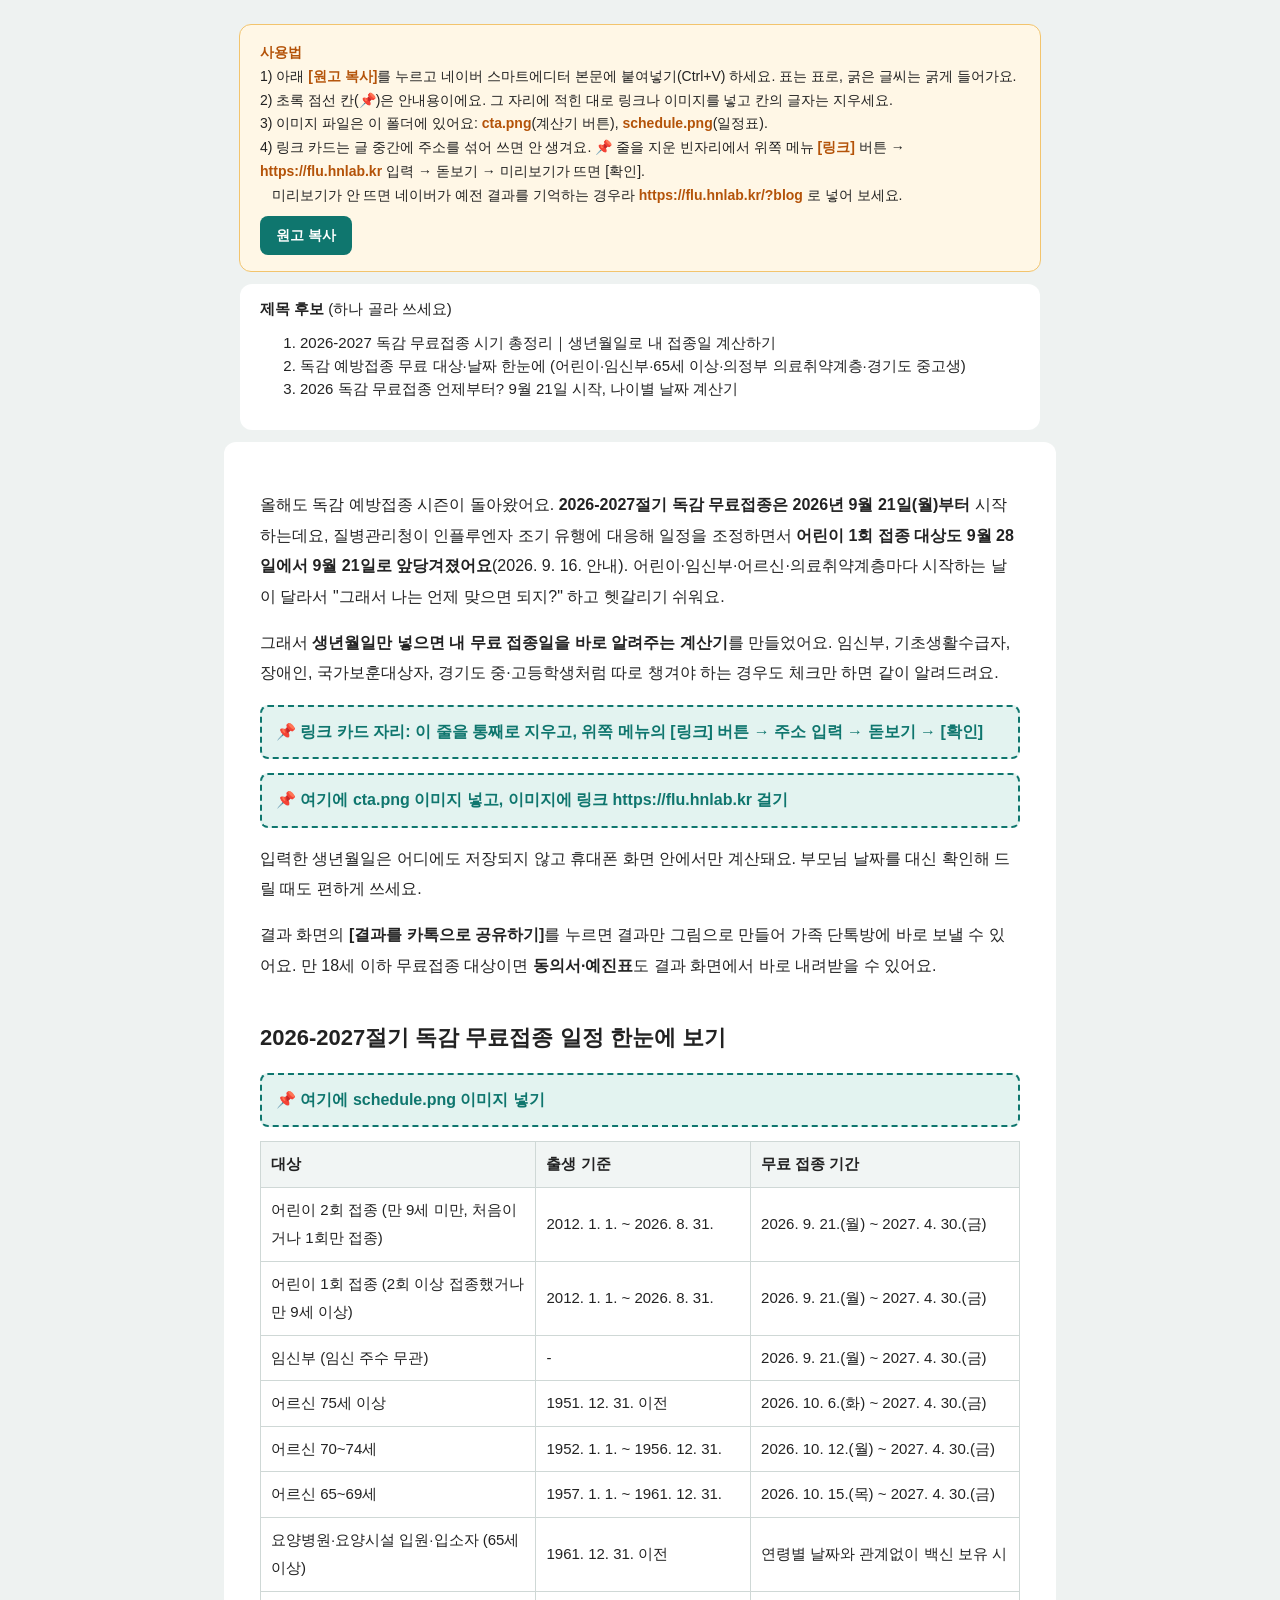
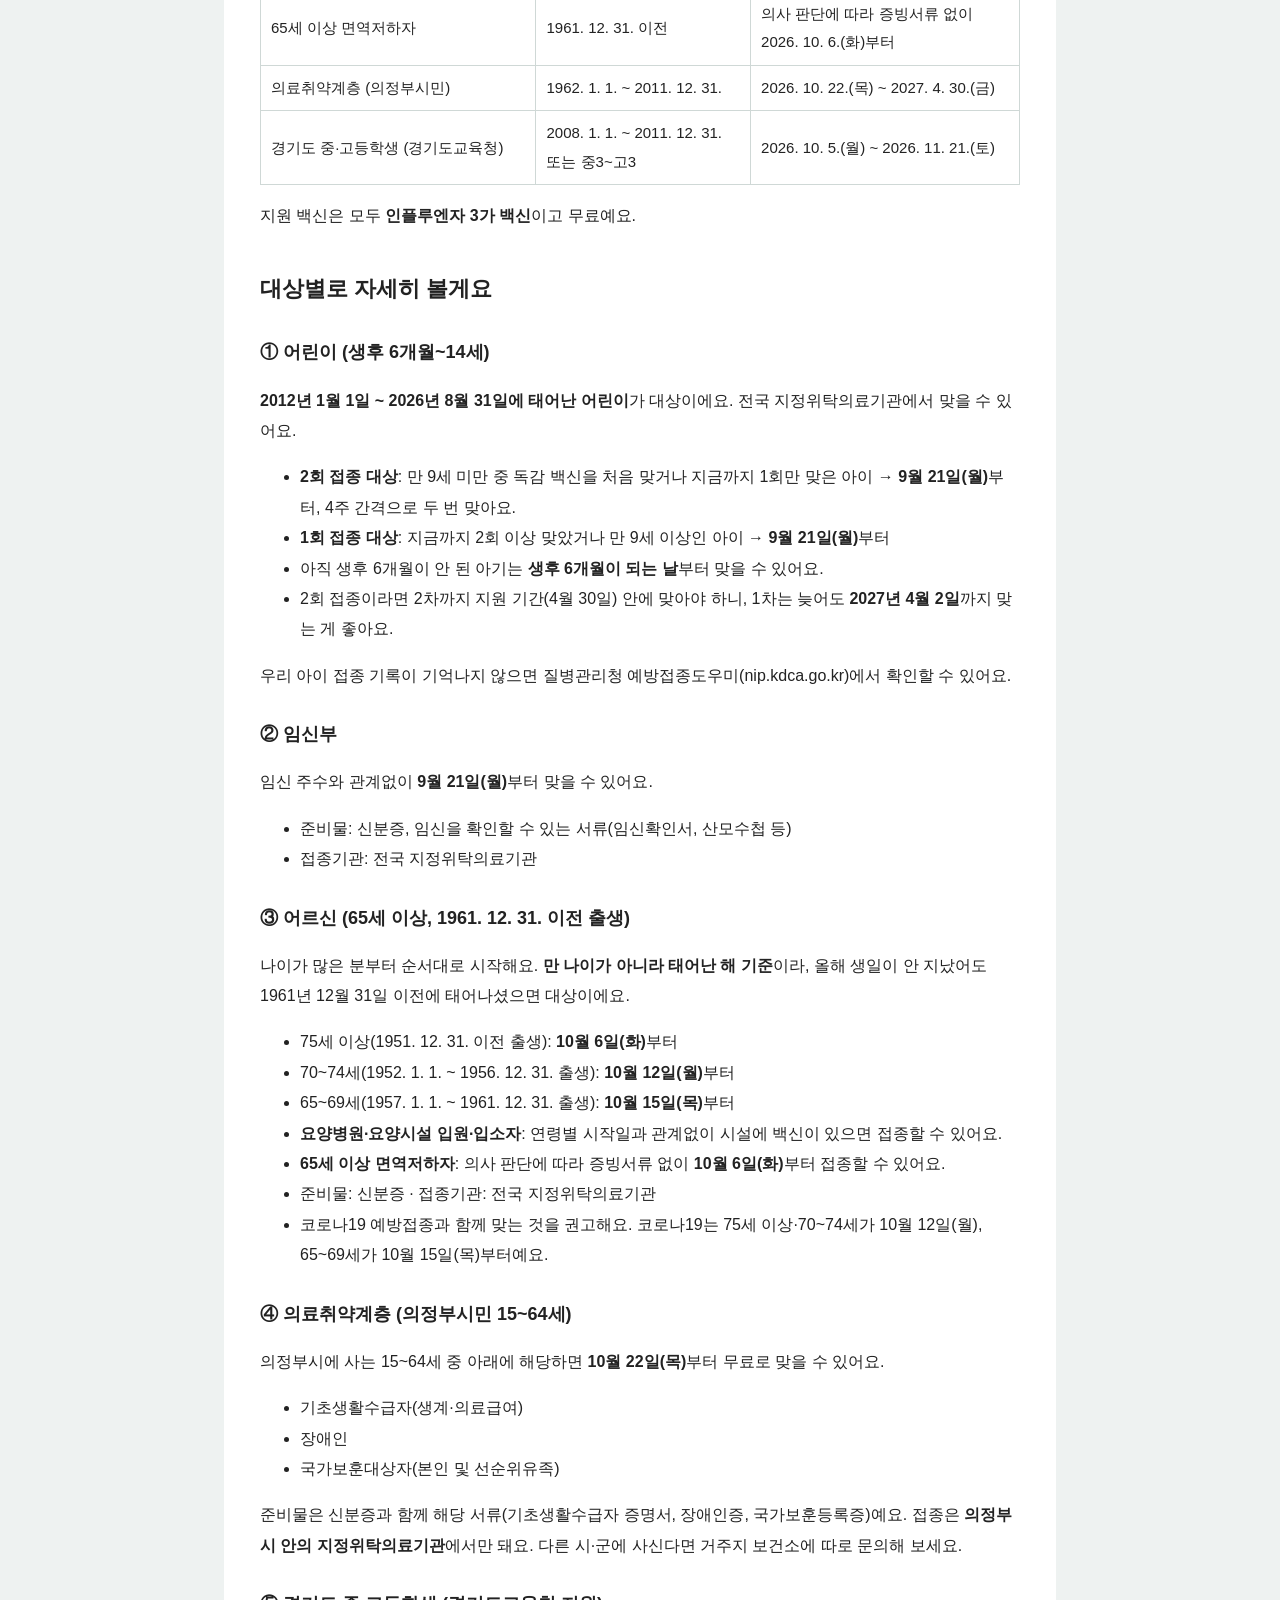
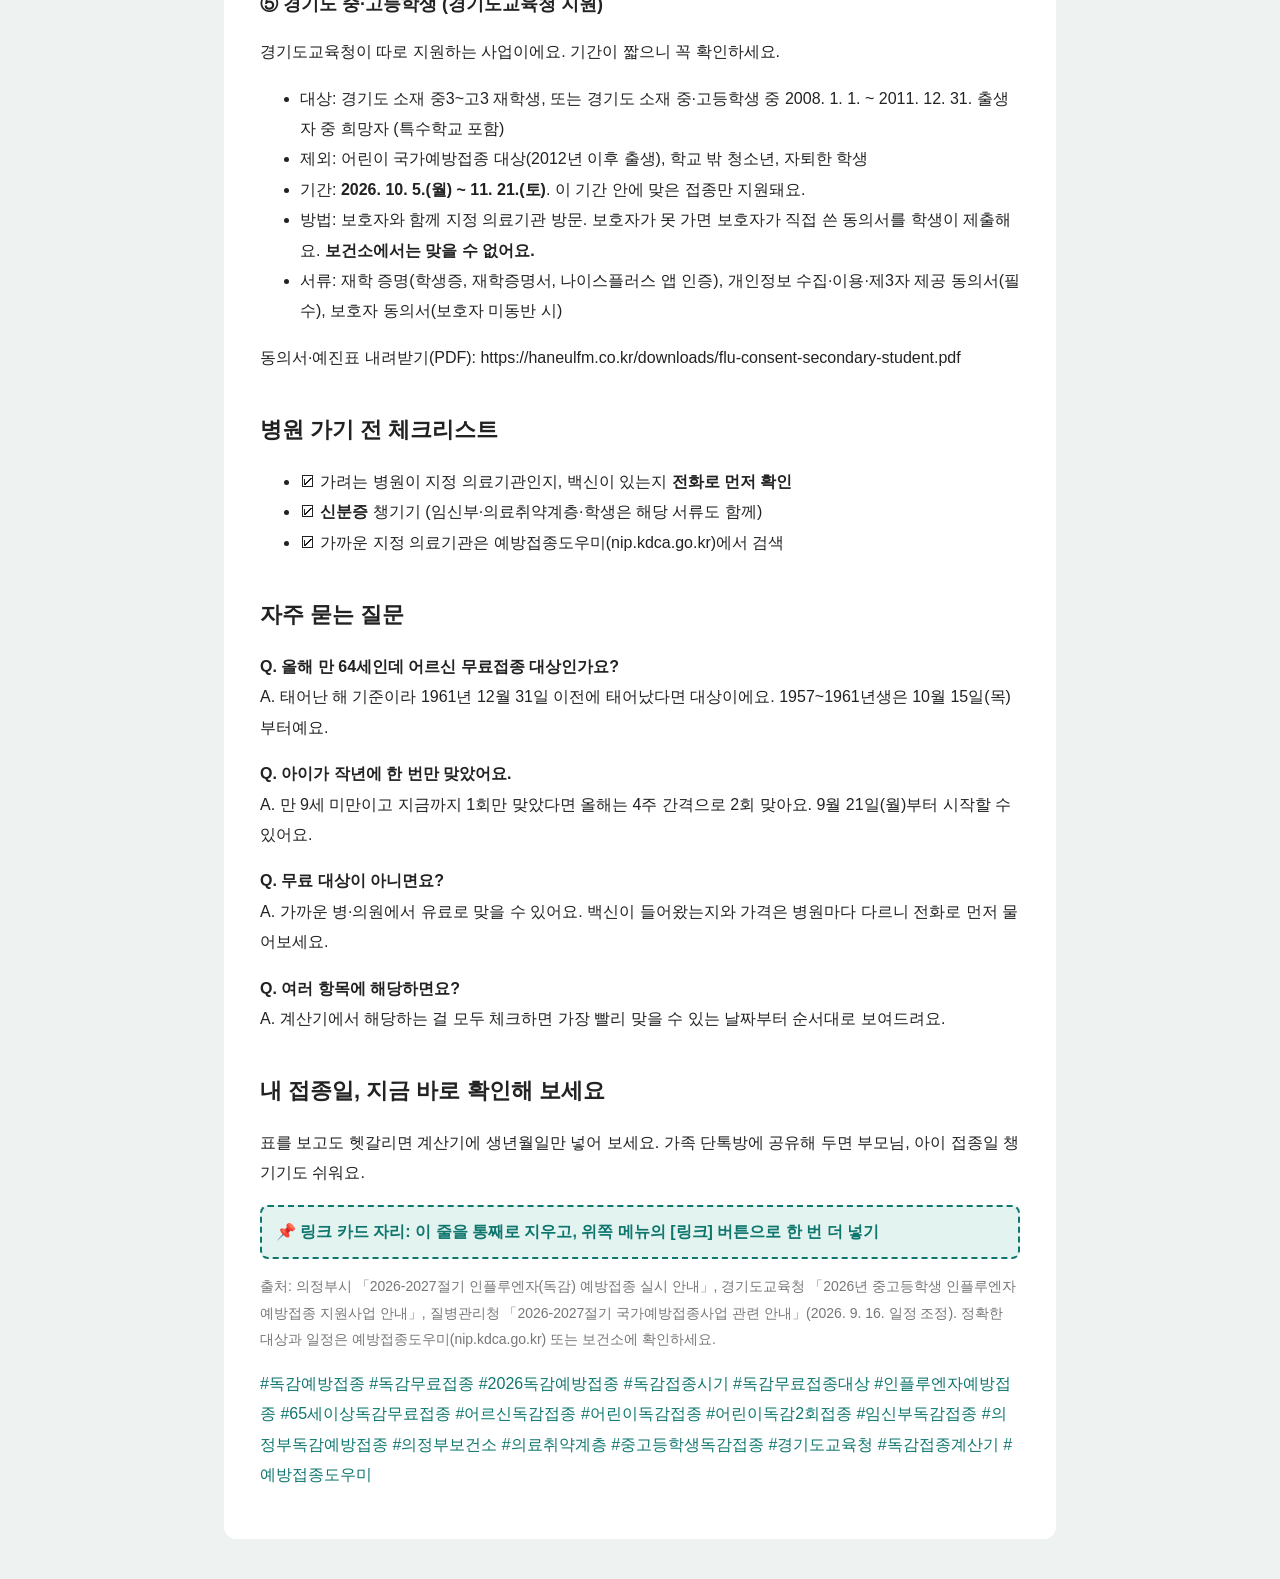
<file: 블로그/네이버_원고.html>
<!doctype html>
<html lang="ko"><head><meta charset="utf-8">
<meta name="viewport" content="width=device-width, initial-scale=1">
<title>네이버 블로그 원고 · 독감 무료접종 2026-2027</title>
<style>
body { margin: 0; background: #eef2f1; font-family: "Malgun Gothic", "Apple SD Gothic Neo", sans-serif; color: #222; padding-inline: 16px; }
.guide { max-width: 760px; margin: 24px auto 12px; background: #fff7e6; border: 1px solid #f2c46d; border-radius: 12px; padding: 16px 20px; font-size: 14px; line-height: 1.7; }
.guide b { color: #b45309; }
.guide button { margin-top: 8px; font: inherit; font-weight: 700; background: #0f766e; color: #fff; border: 0; border-radius: 8px; padding: 8px 16px; cursor: pointer; }
.titles { max-width: 760px; margin: 0 auto 12px; background: #fff; border-radius: 12px; padding: 16px 20px; font-size: 15px; }
.titles li { margin: 4px 0; }
article { max-width: 760px; margin: 0 auto 40px; background: #fff; border-radius: 12px; padding: 32px 36px; font-size: 16px; line-height: 1.9; }
article h2 { font-size: 22px; margin: 36px 0 10px; }
article h3 { font-size: 18px; margin: 26px 0 6px; }
.ph { border: 2px dashed #0f766e; background: #e3f3f0; color: #0f766e; font-weight: 700; padding: 10px 14px; border-radius: 8px; margin: 14px 0; }
table { border-collapse: collapse; width: 100%; font-size: 15px; }
th, td { border: 1px solid #cfd8d6; padding: 8px 10px; text-align: left; }
th { background: #f1f5f4; }
.tags { color: #0f766e; }
</style></head>
<body>

<div class="guide">
  <b>사용법</b><br>
  1) 아래 <b>[원고 복사]</b>를 누르고 네이버 스마트에디터 본문에 붙여넣기(Ctrl+V) 하세요. 표는 표로, 굵은 글씨는 굵게 들어가요.<br>
  2) 초록 점선 칸(📌)은 안내용이에요. 그 자리에 적힌 대로 링크나 이미지를 넣고 칸의 글자는 지우세요.<br>
  3) 이미지 파일은 이 폴더에 있어요: <b>cta.png</b>(계산기 버튼), <b>schedule.png</b>(일정표).<br>
  4) 링크 카드는 글 중간에 주소를 섞어 쓰면 안 생겨요. 📌 줄을 지운 빈자리에서 위쪽 메뉴 <b>[링크]</b> 버튼 → <b>https://flu.hnlab.kr</b> 입력 → 돋보기 → 미리보기가 뜨면 [확인].<br>
  &nbsp;&nbsp;&nbsp;미리보기가 안 뜨면 네이버가 예전 결과를 기억하는 경우라 <b>https://flu.hnlab.kr/?blog</b> 로 넣어 보세요.<br>
  <button type="button" id="copy">원고 복사</button> <span id="msg"></span>
</div>

<div class="titles">
  <b>제목 후보</b> (하나 골라 쓰세요)
  <ol>
    <li>2026-2027 독감 무료접종 시기 총정리｜생년월일로 내 접종일 계산하기</li>
    <li>독감 예방접종 무료 대상·날짜 한눈에 (어린이·임신부·65세 이상·의정부 의료취약계층·경기도 중고생)</li>
    <li>2026 독감 무료접종 언제부터? 9월 21일 시작, 나이별 날짜 계산기</li>
  </ol>
</div>

<article id="post">
<p>올해도 독감 예방접종 시즌이 돌아왔어요. <b>2026-2027절기 독감 무료접종은 2026년 9월 21일(월)부터</b> 시작하는데요, 질병관리청이 인플루엔자 조기 유행에 대응해 일정을 조정하면서 <b>어린이 1회 접종 대상도 9월 28일에서 9월 21일로 앞당겨졌어요</b>(2026. 9. 16. 안내). 어린이·임신부·어르신·의료취약계층마다 시작하는 날이 달라서 "그래서 나는 언제 맞으면 되지?" 하고 헷갈리기 쉬워요.</p>
<p>그래서 <b>생년월일만 넣으면 내 무료 접종일을 바로 알려주는 계산기</b>를 만들었어요. 임신부, 기초생활수급자, 장애인, 국가보훈대상자, 경기도 중·고등학생처럼 따로 챙겨야 하는 경우도 체크만 하면 같이 알려드려요.</p>

<div class="ph">📌 링크 카드 자리: 이 줄을 통째로 지우고, 위쪽 메뉴의 [링크] 버튼 → 주소 입력 → 돋보기 → [확인]</div>
<div class="ph">📌 여기에 cta.png 이미지 넣고, 이미지에 링크 https://flu.hnlab.kr 걸기</div>

<p>입력한 생년월일은 어디에도 저장되지 않고 휴대폰 화면 안에서만 계산돼요. 부모님 날짜를 대신 확인해 드릴 때도 편하게 쓰세요.</p>
<p>결과 화면의 <b>[결과를 카톡으로 공유하기]</b>를 누르면 결과만 그림으로 만들어 가족 단톡방에 바로 보낼 수 있어요. 만 18세 이하 무료접종 대상이면 <b>동의서·예진표</b>도 결과 화면에서 바로 내려받을 수 있어요.</p>

<h2>2026-2027절기 독감 무료접종 일정 한눈에 보기</h2>
<div class="ph">📌 여기에 schedule.png 이미지 넣기</div>

<table>
  <thead><tr><th>대상</th><th>출생 기준</th><th>무료 접종 기간</th></tr></thead>
  <tbody>
    <tr><td>어린이 2회 접종 (만 9세 미만, 처음이거나 1회만 접종)</td><td>2012. 1. 1. ~ 2026. 8. 31.</td><td>2026. 9. 21.(월) ~ 2027. 4. 30.(금)</td></tr>
    <tr><td>어린이 1회 접종 (2회 이상 접종했거나 만 9세 이상)</td><td>2012. 1. 1. ~ 2026. 8. 31.</td><td>2026. 9. 21.(월) ~ 2027. 4. 30.(금)</td></tr>
    <tr><td>임신부 (임신 주수 무관)</td><td>-</td><td>2026. 9. 21.(월) ~ 2027. 4. 30.(금)</td></tr>
    <tr><td>어르신 75세 이상</td><td>1951. 12. 31. 이전</td><td>2026. 10. 6.(화) ~ 2027. 4. 30.(금)</td></tr>
    <tr><td>어르신 70~74세</td><td>1952. 1. 1. ~ 1956. 12. 31.</td><td>2026. 10. 12.(월) ~ 2027. 4. 30.(금)</td></tr>
    <tr><td>어르신 65~69세</td><td>1957. 1. 1. ~ 1961. 12. 31.</td><td>2026. 10. 15.(목) ~ 2027. 4. 30.(금)</td></tr>
    <tr><td>요양병원·요양시설 입원·입소자 (65세 이상)</td><td>1961. 12. 31. 이전</td><td>연령별 날짜와 관계없이 백신 보유 시</td></tr>
    <tr><td>65세 이상 면역저하자</td><td>1961. 12. 31. 이전</td><td>의사 판단에 따라 증빙서류 없이 2026. 10. 6.(화)부터</td></tr>
    <tr><td>의료취약계층 (의정부시민)</td><td>1962. 1. 1. ~ 2011. 12. 31.</td><td>2026. 10. 22.(목) ~ 2027. 4. 30.(금)</td></tr>
    <tr><td>경기도 중·고등학생 (경기도교육청)</td><td>2008. 1. 1. ~ 2011. 12. 31. 또는 중3~고3</td><td>2026. 10. 5.(월) ~ 2026. 11. 21.(토)</td></tr>
  </tbody>
</table>
<p>지원 백신은 모두 <b>인플루엔자 3가 백신</b>이고 무료예요.</p>

<h2>대상별로 자세히 볼게요</h2>

<h3>① 어린이 (생후 6개월~14세)</h3>
<p><b>2012년 1월 1일 ~ 2026년 8월 31일에 태어난 어린이</b>가 대상이에요. 전국 지정위탁의료기관에서 맞을 수 있어요.</p>
<ul>
  <li><b>2회 접종 대상</b>: 만 9세 미만 중 독감 백신을 처음 맞거나 지금까지 1회만 맞은 아이 → <b>9월 21일(월)</b>부터, 4주 간격으로 두 번 맞아요.</li>
  <li><b>1회 접종 대상</b>: 지금까지 2회 이상 맞았거나 만 9세 이상인 아이 → <b>9월 21일(월)</b>부터</li>
  <li>아직 생후 6개월이 안 된 아기는 <b>생후 6개월이 되는 날</b>부터 맞을 수 있어요.</li>
  <li>2회 접종이라면 2차까지 지원 기간(4월 30일) 안에 맞아야 하니, 1차는 늦어도 <b>2027년 4월 2일</b>까지 맞는 게 좋아요.</li>
</ul>
<p>우리 아이 접종 기록이 기억나지 않으면 질병관리청 예방접종도우미(nip.kdca.go.kr)에서 확인할 수 있어요.</p>

<h3>② 임신부</h3>
<p>임신 주수와 관계없이 <b>9월 21일(월)</b>부터 맞을 수 있어요.</p>
<ul>
  <li>준비물: 신분증, 임신을 확인할 수 있는 서류(임신확인서, 산모수첩 등)</li>
  <li>접종기관: 전국 지정위탁의료기관</li>
</ul>

<h3>③ 어르신 (65세 이상, 1961. 12. 31. 이전 출생)</h3>
<p>나이가 많은 분부터 순서대로 시작해요. <b>만 나이가 아니라 태어난 해 기준</b>이라, 올해 생일이 안 지났어도 1961년 12월 31일 이전에 태어나셨으면 대상이에요.</p>
<ul>
  <li>75세 이상(1951. 12. 31. 이전 출생): <b>10월 6일(화)</b>부터</li>
  <li>70~74세(1952. 1. 1. ~ 1956. 12. 31. 출생): <b>10월 12일(월)</b>부터</li>
  <li>65~69세(1957. 1. 1. ~ 1961. 12. 31. 출생): <b>10월 15일(목)</b>부터</li>
  <li><b>요양병원·요양시설 입원·입소자</b>: 연령별 시작일과 관계없이 시설에 백신이 있으면 접종할 수 있어요.</li>
  <li><b>65세 이상 면역저하자</b>: 의사 판단에 따라 증빙서류 없이 <b>10월 6일(화)</b>부터 접종할 수 있어요.</li>
  <li>준비물: 신분증 · 접종기관: 전국 지정위탁의료기관</li>
  <li>코로나19 예방접종과 함께 맞는 것을 권고해요. 코로나19는 75세 이상·70~74세가 10월 12일(월), 65~69세가 10월 15일(목)부터예요.</li>
</ul>

<h3>④ 의료취약계층 (의정부시민 15~64세)</h3>
<p>의정부시에 사는 15~64세 중 아래에 해당하면 <b>10월 22일(목)</b>부터 무료로 맞을 수 있어요.</p>
<ul>
  <li>기초생활수급자(생계·의료급여)</li>
  <li>장애인</li>
  <li>국가보훈대상자(본인 및 선순위유족)</li>
</ul>
<p>준비물은 신분증과 함께 해당 서류(기초생활수급자 증명서, 장애인증, 국가보훈등록증)예요. 접종은 <b>의정부시 안의 지정위탁의료기관</b>에서만 돼요. 다른 시·군에 사신다면 거주지 보건소에 따로 문의해 보세요.</p>

<h3>⑤ 경기도 중·고등학생 (경기도교육청 지원)</h3>
<p>경기도교육청이 따로 지원하는 사업이에요. 기간이 짧으니 꼭 확인하세요.</p>
<ul>
  <li>대상: 경기도 소재 중3~고3 재학생, 또는 경기도 소재 중·고등학생 중 2008. 1. 1. ~ 2011. 12. 31. 출생자 중 희망자 (특수학교 포함)</li>
  <li>제외: 어린이 국가예방접종 대상(2012년 이후 출생), 학교 밖 청소년, 자퇴한 학생</li>
  <li>기간: <b>2026. 10. 5.(월) ~ 11. 21.(토)</b>. 이 기간 안에 맞은 접종만 지원돼요.</li>
  <li>방법: 보호자와 함께 지정 의료기관 방문. 보호자가 못 가면 보호자가 직접 쓴 동의서를 학생이 제출해요. <b>보건소에서는 맞을 수 없어요.</b></li>
  <li>서류: 재학 증명(학생증, 재학증명서, 나이스플러스 앱 인증), 개인정보 수집·이용·제3자 제공 동의서(필수), 보호자 동의서(보호자 미동반 시)</li>
</ul>
<p>동의서·예진표 내려받기(PDF): https://haneulfm.co.kr/downloads/flu-consent-secondary-student.pdf</p>

<h2>병원 가기 전 체크리스트</h2>
<ul>
  <li>☑ 가려는 병원이 지정 의료기관인지, 백신이 있는지 <b>전화로 먼저 확인</b></li>
  <li>☑ <b>신분증</b> 챙기기 (임신부·의료취약계층·학생은 해당 서류도 함께)</li>
  <li>☑ 가까운 지정 의료기관은 예방접종도우미(nip.kdca.go.kr)에서 검색</li>
</ul>

<h2>자주 묻는 질문</h2>
<p><b>Q. 올해 만 64세인데 어르신 무료접종 대상인가요?</b><br>
A. 태어난 해 기준이라 1961년 12월 31일 이전에 태어났다면 대상이에요. 1957~1961년생은 10월 15일(목)부터예요.</p>
<p><b>Q. 아이가 작년에 한 번만 맞았어요.</b><br>
A. 만 9세 미만이고 지금까지 1회만 맞았다면 올해는 4주 간격으로 2회 맞아요. 9월 21일(월)부터 시작할 수 있어요.</p>
<p><b>Q. 무료 대상이 아니면요?</b><br>
A. 가까운 병·의원에서 유료로 맞을 수 있어요. 백신이 들어왔는지와 가격은 병원마다 다르니 전화로 먼저 물어보세요.</p>
<p><b>Q. 여러 항목에 해당하면요?</b><br>
A. 계산기에서 해당하는 걸 모두 체크하면 가장 빨리 맞을 수 있는 날짜부터 순서대로 보여드려요.</p>

<h2>내 접종일, 지금 바로 확인해 보세요</h2>
<p>표를 보고도 헷갈리면 계산기에 생년월일만 넣어 보세요. 가족 단톡방에 공유해 두면 부모님, 아이 접종일 챙기기도 쉬워요.</p>
<div class="ph">📌 링크 카드 자리: 이 줄을 통째로 지우고, 위쪽 메뉴의 [링크] 버튼으로 한 번 더 넣기</div>

<p style="font-size:14px;color:#777">출처: 의정부시 「2026-2027절기 인플루엔자(독감) 예방접종 실시 안내」, 경기도교육청 「2026년 중고등학생 인플루엔자 예방접종 지원사업 안내」, 질병관리청 「2026-2027절기 국가예방접종사업 관련 안내」(2026. 9. 16. 일정 조정). 정확한 대상과 일정은 예방접종도우미(nip.kdca.go.kr) 또는 보건소에 확인하세요.</p>

<p class="tags">#독감예방접종 #독감무료접종 #2026독감예방접종 #독감접종시기 #독감무료접종대상 #인플루엔자예방접종 #65세이상독감무료접종 #어르신독감접종 #어린이독감접종 #어린이독감2회접종 #임신부독감접종 #의정부독감예방접종 #의정부보건소 #의료취약계층 #중고등학생독감접종 #경기도교육청 #독감접종계산기 #예방접종도우미</p>
</article>

<script>
document.getElementById('copy').addEventListener('click', function () {
  var post = document.getElementById('post');
  var range = document.createRange();
  range.selectNodeContents(post);
  var sel = window.getSelection();
  sel.removeAllRanges();
  sel.addRange(range);
  var ok = false;
  try { ok = document.execCommand('copy'); } catch (e) {}
  sel.removeAllRanges();
  document.getElementById('msg').textContent = ok ? '복사했어요. 스마트에디터 본문에 붙여넣으세요.' : '복사가 안 됐어요. 본문을 직접 드래그해서 복사해 주세요.';
});
</script>
</body></html>
</file>
<file: docs/style.css>
:root {
  --bg: #f4f7f6;
  --card: #ffffff;
  --ink: #16211f;
  --ink-2: #4a5754;
  --ink-3: #6f7c79;
  --line: #dde5e3;
  --brand: #0f766e;
  --brand-ink: #ffffff;
  --brand-soft: #e3f3f0;
  --err: #b42318;
  --ok: #0f766e;
  --hint-bg: #fff7e6;
  --hint-line: #f2c46d;
  --c-child: #d97706;
  --c-elderly: #0f766e;
  --c-pregnant: #db2777;
  --c-vulnerable: #4f46e5;
  --c-student: #0284c7;
  --radius: 16px;
  color-scheme: light;
}
@media (prefers-color-scheme: dark) {
  :root {
    --bg: #0f1614;
    --card: #17211f;
    --ink: #e7efed;
    --ink-2: #b3c1be;
    --ink-3: #8a9a96;
    --line: #2a3835;
    --brand: #2bb3a5;
    --brand-ink: #062521;
    --brand-soft: #16312d;
    --err: #ff8a80;
    --ok: #5eead4;
    --hint-bg: #2b2413;
    --hint-line: #7a6127;
    --c-child: #f5a524;
    --c-elderly: #2bb3a5;
    --c-pregnant: #f472b6;
    --c-vulnerable: #8b8cf6;
    --c-student: #38bdf8;
    color-scheme: dark;
  }
}

* { box-sizing: border-box; }
html { -webkit-text-size-adjust: 100%; }
body {
  margin: 0;
  background: var(--bg);
  color: var(--ink);
  font-family: -apple-system, BlinkMacSystemFont, "Apple SD Gothic Neo", "Pretendard", "Noto Sans KR", "Malgun Gothic", sans-serif;
  font-size: 17px;
  line-height: 1.6;
  word-break: keep-all;
  overflow-wrap: anywhere;
  padding-inline: 16px;
}
a { color: var(--brand); }
small { font-size: 0.82em; }

.top, main, .foot { max-width: 560px; margin-inline: auto; }

.top { padding-block: 36px 20px; }
.eyebrow { margin: 0 0 6px; color: var(--brand); font-weight: 700; font-size: 15px; }
h1 { margin: 0; font-size: 30px; line-height: 1.25; letter-spacing: -0.02em; }
.lead { margin: 10px 0 0; color: var(--ink-2); }

.card {
  background: var(--card);
  border: 1px solid var(--line);
  border-radius: var(--radius);
  padding: 22px 20px;
  margin-bottom: 16px;
}
h2 { margin: 0 0 14px; font-size: 20px; letter-spacing: -0.01em; }

/* 입력 */
.field-label { display: block; font-weight: 700; margin-bottom: 8px; }
#birth {
  width: 100%;
  font: inherit;
  font-size: 26px;
  font-weight: 700;
  letter-spacing: 0.06em;
  padding: 12px 16px;
  border: 2px solid var(--line);
  border-radius: 12px;
  background: var(--bg);
  color: var(--ink);
  outline: none;
}
#birth:focus { border-color: var(--brand); background: var(--card); }
#birth[aria-invalid="true"] { border-color: var(--err); }
#birth::placeholder { color: var(--ink-3); font-weight: 500; letter-spacing: 0.02em; }
.birth-info { margin: 8px 2px 0; min-height: 1.6em; font-size: 15px; color: var(--ink-3); }
.birth-info.ok { color: var(--ok); font-weight: 700; }
.birth-info.err { color: var(--err); font-weight: 700; }

.opts { border: 0; margin: 22px 0 0; padding: 0; min-width: 0; }
.opts legend { float: left; width: 100%; font-weight: 700; padding: 0; margin-bottom: 10px; }
.opts legend + * { clear: both; }
.opts legend small { font-weight: 500; color: var(--ink-3); margin-left: 4px; }
.legend-sub { margin: -4px 0 12px; font-size: 15px; color: var(--ink-2); }
#historyBox { background: var(--brand-soft); border-radius: 12px; padding: 16px 14px 8px; }
.group-label { margin: 16px 0 8px; font-size: 14px; font-weight: 700; color: var(--ink-3); }

.opt {
  display: flex;
  align-items: flex-start;
  gap: 12px;
  padding: 13px 14px;
  margin-bottom: 8px;
  border: 1.5px solid var(--line);
  border-radius: 12px;
  background: var(--card);
  cursor: pointer;
  transition: border-color .15s, background-color .15s;
}
.opt input { width: 22px; height: 22px; margin: 2px 0 0; flex: none; accent-color: var(--brand); }
.opt span { display: flex; flex-direction: column; font-weight: 600; }
.opt span small { font-weight: 400; color: var(--ink-3); }
.opt:has(input:checked) { border-color: var(--brand); background: var(--brand-soft); }
.opt.flash { animation: flash 1.6s ease; }
@keyframes flash { 0%, 60% { border-color: var(--hint-line); box-shadow: 0 0 0 4px var(--hint-bg); } 100% { box-shadow: none; } }

.go {
  width: 100%;
  margin-top: 18px;
  padding: 16px;
  font: inherit;
  font-size: 19px;
  font-weight: 800;
  color: var(--brand-ink);
  background: var(--brand);
  border: 0;
  border-radius: 12px;
  cursor: pointer;
}
.go:active { transform: translateY(1px); }
.privacy { margin: 10px 0 0; font-size: 13px; color: var(--ink-3); text-align: center; }

/* 결과 */
.result { scroll-margin-top: 12px; margin-bottom: 16px; }
.summary {
  background: var(--brand);
  color: var(--brand-ink);
  border-radius: var(--radius);
  padding: 22px 20px;
  margin-bottom: 12px;
}
.summary-label { margin: 0; font-size: 15px; font-weight: 700; opacity: .85; }
.summary-date { margin: 4px 0 2px; font-size: 28px; font-weight: 800; line-height: 1.3; letter-spacing: -0.02em; }
.summary-sub { margin: 0; font-size: 15px; opacity: .92; }
.summary-muted { background: var(--card); color: var(--ink); border: 1px solid var(--line); }
.summary-muted .summary-sub { color: var(--ink-2); opacity: 1; }

.hints { background: var(--hint-bg); border: 1px solid var(--hint-line); border-radius: var(--radius); padding: 14px 16px; margin-bottom: 12px; }
.hints-title { margin: 0 0 6px; font-weight: 800; }
.hints ul { margin: 0; padding: 0; list-style: none; }
.hint-btn {
  display: block; width: 100%; text-align: left;
  font: inherit; font-size: 15px; color: var(--ink);
  background: none; border: 0; padding: 6px 0 6px 22px; position: relative; cursor: pointer;
}
.hint-btn::before { content: "☐"; position: absolute; left: 0; top: 5px; color: var(--ink-3); }
.hint-btn:hover { text-decoration: underline; }

.prog {
  background: var(--card);
  border: 1px solid var(--line);
  border-left: 6px solid var(--accent, var(--brand));
  border-radius: var(--radius);
  padding: 18px 18px 14px;
  margin-bottom: 12px;
}
.prog-child { --accent: var(--c-child); }
.prog-elderly { --accent: var(--c-elderly); }
.prog-pregnant { --accent: var(--c-pregnant); }
.prog-vulnerable { --accent: var(--c-vulnerable); }
.prog-student { --accent: var(--c-student); }
.prog header { display: flex; flex-wrap: wrap; align-items: center; gap: 6px 8px; }
.prog h3 { margin: 0; font-size: 19px; margin-right: auto; }
.tag { font-size: 13px; font-weight: 700; color: var(--accent); border: 1.5px solid var(--accent); border-radius: 999px; padding: 1px 9px; }
.st { font-size: 13px; font-weight: 800; border-radius: 999px; padding: 2px 10px; }
.st-now { background: var(--ok); color: var(--brand-ink); }
.st-wait { background: var(--brand-soft); color: var(--brand); }
.st-over { background: var(--line); color: var(--ink-3); }
.period { margin: 10px 0 6px; font-size: 18px; }
.period strong { font-size: 21px; }
.nw { white-space: nowrap; }
.basis { margin: 0 0 10px; padding-left: 18px; color: var(--ink-2); font-size: 15px; }
.prog dl { margin: 0; display: grid; grid-template-columns: auto 1fr; gap: 6px 12px; font-size: 15px; }
.prog dt { font-weight: 700; color: var(--ink-3); white-space: nowrap; }
.prog dd { margin: 0; }
.bring { margin: 0; padding-left: 18px; }
.notes { margin: 12px 0 0; padding: 10px 12px 10px 30px; background: var(--bg); border-radius: 10px; font-size: 14.5px; color: var(--ink-2); }
.extra-notes { margin: 0 0 12px; padding: 12px 14px 12px 32px; background: var(--card); border: 1px dashed var(--line); border-radius: 12px; font-size: 15px; color: var(--ink-2); }
.result-foot { margin: 4px 2px 0; font-size: 14px; color: var(--ink-3); }

.consent { background: var(--hint-bg); border: 1px solid var(--hint-line); border-radius: var(--radius); padding: 16px 18px; margin-bottom: 12px; font-size: 15px; }
.consent p { margin: 0 0 12px; color: var(--ink-2); }
.consent .consent-title { margin-bottom: 4px; font-size: 17px; font-weight: 800; color: var(--ink); }
.consent-btn {
  display: block; text-align: center; text-decoration: none;
  font-weight: 800; font-size: 16px; color: #fff; background: #b45309;
  border-radius: 12px; padding: 13px 16px;
}

.share-result { text-align: center; margin: 4px 0 14px; }
.share-img {
  width: 100%; font: inherit; font-size: 17px; font-weight: 800;
  color: #191600; background: #fee500; border: 0; border-radius: 12px;
  padding: 15px 16px; cursor: pointer;
}
.share-result p { margin: 8px 0 0; font-size: 13px; color: var(--ink-3); }

/* 공유 창 */
body.modal-open { overflow: hidden; }
.modal {
  position: fixed; inset: 0; z-index: 50;
  background: rgba(10, 20, 18, .6);
  display: flex; align-items: center; justify-content: center;
  padding: 16px;
}
.modal[hidden] { display: none; }
.modal-box {
  position: relative; width: 100%; max-width: 420px; max-height: 100%;
  display: flex; flex-direction: column;
  background: var(--card); border-radius: 20px; padding: 18px 18px 14px;
}
.modal-title { margin: 0 0 12px; font-weight: 800; font-size: 18px; }
.modal-close {
  position: absolute; top: 8px; right: 10px;
  width: 40px; height: 40px; font-size: 28px; line-height: 1;
  color: var(--ink-3); background: none; border: 0; cursor: pointer;
}
.modal-img { flex: 1 1 auto; min-height: 0; overflow: auto; border-radius: 12px; border: 1px solid var(--line); background: var(--bg); }
.modal-img img { display: block; width: 100%; height: auto; }
.modal-actions { display: flex; gap: 8px; margin-top: 12px; }
.kakao-btn {
  flex: 1 1 auto; font: inherit; font-size: 16px; font-weight: 800;
  color: #191600; background: #fee500; border: 0; border-radius: 12px; padding: 13px 10px; cursor: pointer;
}
.modal-actions .share { flex: none; border-radius: 12px; padding: 12px 14px; font-size: 15px; }
.modal-msg { margin: 10px 2px 0; font-size: 13px; color: var(--ink-3); }

/* 표 */
.table-wrap { overflow-x: auto; margin: 0 -4px; }
table { width: 100%; border-collapse: collapse; font-size: 15px; min-width: 320px; }
th, td { text-align: left; vertical-align: top; padding: 10px 6px; border-bottom: 1px solid var(--line); }
th { font-size: 13px; color: var(--ink-3); font-weight: 700; }
td:first-child { font-weight: 700; }
td small { display: block; font-weight: 400; color: var(--ink-3); font-size: 12.5px; line-height: 1.45; margin-top: 2px; }
td:nth-child(2) { white-space: nowrap; color: var(--ink-2); }
td:nth-child(2) small { white-space: normal; }
td:last-child { white-space: nowrap; color: var(--brand); font-weight: 700; }
.table-notes, .check { margin: 14px 0 0; padding-left: 20px; font-size: 15px; color: var(--ink-2); }
.table-notes li, .check li { margin-bottom: 6px; }
.check { margin-top: 0; }

.intro { margin: -4px 0 14px; color: var(--ink-2); font-size: 16px; }
.notice-line { background: var(--hint-bg); border: 1px solid var(--hint-line); border-radius: 12px; padding: 10px 14px; font-size: 15px; }

/* 대상별 안내 링크 */
.guide-links { list-style: none; margin: 0; padding: 0; display: grid; gap: 8px; }
.guide-links a {
  display: block; text-decoration: none; color: var(--ink);
  border: 1.5px solid var(--line); border-radius: 12px; padding: 12px 40px 12px 14px; position: relative;
}
.guide-links a::after { content: "›"; position: absolute; right: 16px; top: 50%; transform: translateY(-50%); font-size: 24px; color: var(--ink-3); }
.guide-links a:hover { border-color: var(--brand); background: var(--brand-soft); }
.guide-links strong { display: block; font-size: 16px; }
.guide-links span { display: block; font-size: 14px; color: var(--ink-3); }

/* 자주 묻는 질문 */
.faq details { border-top: 1px solid var(--line); padding: 12px 0; }
.faq details:last-child { padding-bottom: 0; }
.faq summary { cursor: pointer; font-weight: 700; list-style: none; padding-right: 28px; position: relative; }
.faq summary::-webkit-details-marker { display: none; }
.faq summary::after { content: "+"; position: absolute; right: 2px; top: -2px; font-size: 22px; color: var(--brand); }
.faq details[open] summary::after { content: "−"; }
.faq details p { margin: 8px 0 0; color: var(--ink-2); font-size: 15.5px; }

.prog .more { display: inline-block; margin-top: 10px; font-size: 14.5px; font-weight: 700; color: var(--accent, var(--brand)); text-decoration: none; }

/* 대상별 안내 페이지 */
.crumb { margin: 0 0 8px; font-size: 14px; color: var(--ink-3); }
.crumb a { color: var(--brand); text-decoration: none; font-weight: 700; }
.keybox { background: var(--brand); color: var(--brand-ink); border-radius: var(--radius); padding: 18px 20px; margin-bottom: 16px; }
.keybox h2 { margin: 0 0 8px; font-size: 16px; opacity: .9; }
.keybox dl { margin: 0; display: grid; grid-template-columns: 1fr auto; gap: 8px 12px; align-items: baseline; }
.keybox dt { font-weight: 700; }
.keybox dt small { display: block; font-weight: 400; opacity: .85; }
.keybox dd { margin: 0; font-size: 19px; font-weight: 800; white-space: nowrap; text-align: right; }
.keybox p { margin: 12px 0 0; font-size: 14.5px; opacity: .92; }
.guide-body h2 { margin-top: 4px; }
.guide-body p, .guide-body li { color: var(--ink-2); }
.guide-body ul { padding-left: 20px; }
.guide-body li { margin-bottom: 6px; }
.guide-body strong { color: var(--ink); }
.cta-box { text-align: center; }
.cta-box p { margin: 0 0 12px; color: var(--ink-2); }
.cta-box .go { display: block; text-decoration: none; margin-top: 0; }
.dl-btn { display: block; text-align: center; text-decoration: none; font-weight: 800; color: #fff; background: #b45309; border-radius: 12px; padding: 13px 16px; margin-top: 12px; }

.share-row { text-align: center; margin: 8px 0 20px; }
.share {
  font: inherit; font-weight: 700; font-size: 16px;
  color: var(--brand); background: var(--card);
  border: 1.5px solid var(--brand); border-radius: 999px;
  padding: 10px 22px; cursor: pointer;
}
.foot { padding-block: 8px 40px; font-size: 13px; color: var(--ink-3); }
.foot p { margin: 0 0 6px; }

@media (max-width: 380px) {
  h1 { font-size: 26px; }
  .card { padding: 18px 16px; }
  .summary-date { font-size: 24px; }
  td:last-child { white-space: normal; }
}
</file>
<file: design/common.css>
@import url('https://fonts.googleapis.com/css2?family=Noto+Sans+KR:wght@400;500;700;900&display=block');
* { box-sizing: border-box; margin: 0; padding: 0; }
html, body { background: transparent; }
body {
  font-family: "Noto Sans KR", "Malgun Gothic", sans-serif;
  word-break: keep-all;
  -webkit-font-smoothing: antialiased;
}
:root {
  --teal: #0f766e;
  --teal-dark: #0b4f4a;
  --teal-soft: #e3f3f0;
  --mint: #99f6e4;
  --ink: #16211f;
  --ink-2: #4a5754;
  --line: #dde5e3;
  --child: #d97706;
  --pregnant: #db2777;
  --elderly: #0f766e;
  --vulnerable: #4f46e5;
  --student: #0284c7;
}
.canvas { position: relative; overflow: hidden; }
</file>
